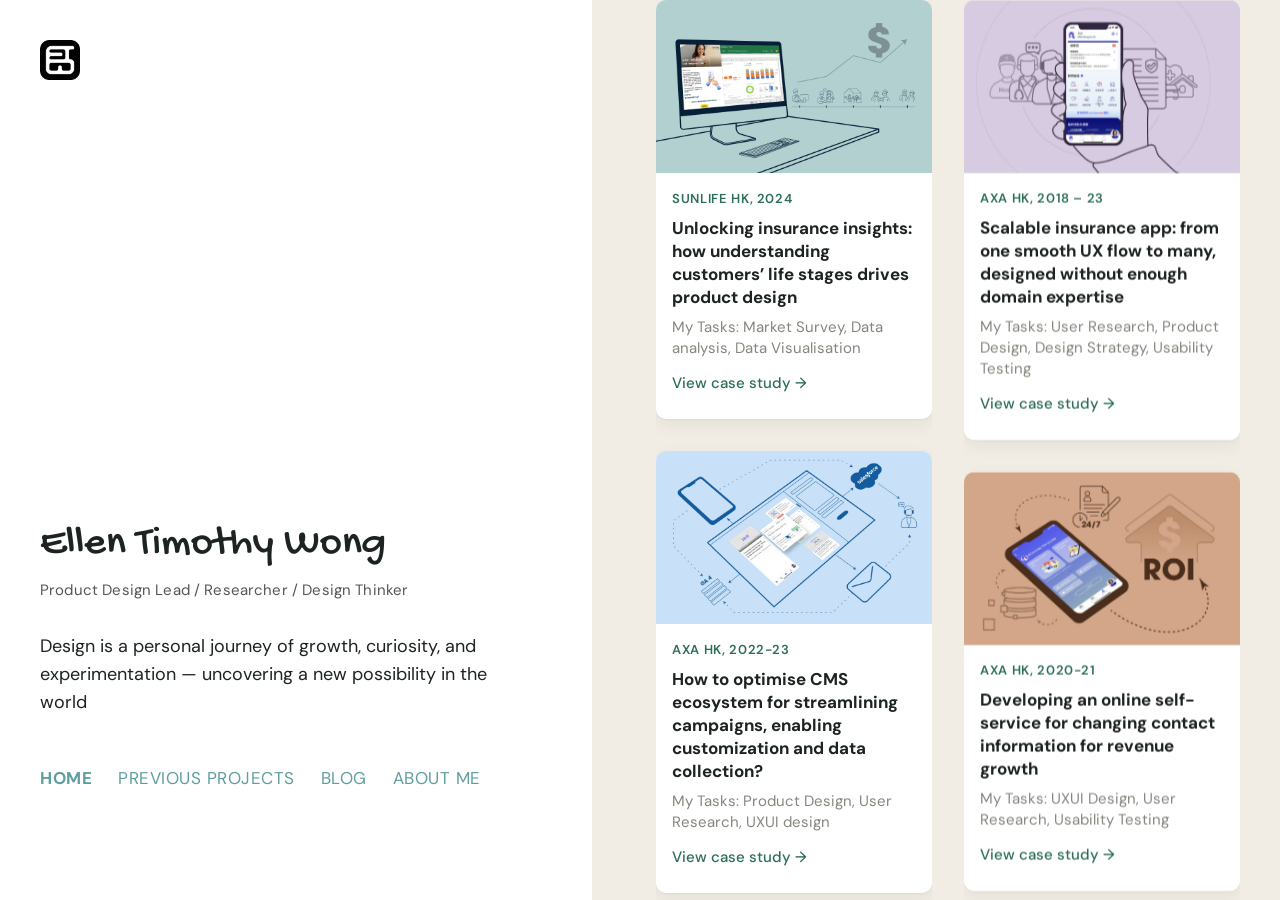
<file: index.html>
<!doctype html>
<html lang="en">
<head>
<meta charset="utf-8">
<meta name="viewport" content="width=device-width, initial-scale=1">
<title>Ellen Timothy Wong — UX Lead / Product Designer</title>
<meta name="description" content="Hong Kong-based UX Lead, Product Designer, Researcher and Design Thinker with 15+ years across insurance, startups, media and creative agencies.">
<link rel="icon" href="assets/images/logo/logo.png">
<link rel="preconnect" href="https://fonts.googleapis.com">
<link rel="preconnect" href="https://fonts.gstatic.com" crossorigin>
<link rel="stylesheet" href="https://fonts.googleapis.com/css2?family=DM+Sans:opsz,wght@9..40,400;9..40,500;9..40,700&family=Gochi+Hand&family=Inter:wght@400;500;600;700;800&display=swap">
<link rel="stylesheet" href="styles.css">
</head>
<body class="home">

<main class="home-split">

  <a class="home-logo" href="index.html" aria-label="Ellen Timothy Wong — home">
    <img src="assets/images/logo/logo.png" alt="" width="512" height="512">
  </a>

  <section class="home-intro">
    <h1 class="home-name">Ellen Timothy Wong</h1>
    <p class="home-role">Product Design Lead / Researcher / Design Thinker</p>
    <p class="home-tagline">Design is a personal journey of growth, curiosity, and experimentation &mdash; uncovering a new possibility in the world</p>
    <nav class="home-nav" aria-label="Main">
      <ul>
        <li><a href="index.html" aria-current="page">Home</a></li>
        <li><a href="previous-projects.html">Previous Projects</a></li>
        <li><a href="blog.html">Blog</a></li>
        <li><a href="about.html">About me</a></li>
      </ul>
    </nav>
  </section>

  <aside class="home-rail" aria-label="Selected case studies">

    <div class="rail-col rail-col-a">
      <div class="rail-track">
        <div class="rail-set">
          <a class="rail-card" href="lifestage-study.html">
            <div class="thumb"><img src="assets/images/home/b53f86_f4ecce5132fb4b1a8211e1d4db5365e4.jpg" alt="" loading="lazy"></div>
            <div class="body">
              <span class="client">SunLife HK, 2024</span>
              <h2>Unlocking insurance insights: how understanding customers&rsquo; life stages drives product design</h2>
              <p class="tasks">My Tasks: Market Survey, Data analysis, Data Visualisation</p>
              <span class="more">View case study &rarr;</span>
            </div>
          </a>
          <a class="rail-card" href="how-to-design-a-new-cms.html">
            <div class="thumb"><img src="assets/images/how-to-design-a-new-cms/b53f86_a69d849670574b8f9da13f92a54c5eb0.jpg" alt="" loading="lazy"></div>
            <div class="body">
              <span class="client">AXA HK, 2022-23</span>
              <h2>How to optimise CMS ecosystem for streamlining campaigns, enabling customization and data collection?</h2>
              <p class="tasks">My Tasks: Product Design, User Research, UXUI design</p>
              <span class="more">View case study &rarr;</span>
            </div>
          </a>
          <a class="rail-card" href="ngo-platform.html">
            <div class="thumb"><img src="assets/images/home/b53f86_af3b51d71f40497d8288a440bbd13c1f.jpg" alt="" loading="lazy"></div>
            <div class="body">
              <span class="client">社職 Social Career, 2016-2018</span>
              <h2>Turning vision into reality: my UX design process for an award-winning NGO-volunteer platform</h2>
              <p class="tasks">My Tasks: Product Design, User Research, UXUI design, Usability Testing</p>
              <span class="more">View case study &rarr;</span>
            </div>
          </a>
        </div>
      </div>
    </div>

    <div class="rail-col rail-col-b">
      <div class="rail-track">
        <div class="rail-set">
          <a class="rail-card" href="emma-by-axa-app.html">
            <div class="thumb"><img src="assets/images/home/b53f86_a94df32b09df48bf9ac25572c92cbed8.jpg" alt="" loading="lazy"></div>
            <div class="body">
              <span class="client">AXA HK, 2018 &ndash; 23</span>
              <h2>Scalable insurance app: from one smooth UX flow to many, designed without enough domain expertise</h2>
              <p class="tasks">My Tasks: User Research, Product Design, Design Strategy, Usability Testing</p>
              <span class="more">View case study &rarr;</span>
            </div>
          </a>
          <a class="rail-card" href="emma-cic.html">
            <div class="thumb"><img src="assets/images/emma-cic/b53f86_d4c8a961c4b94791b71210d7a87796f9.jpg" alt="" loading="lazy"></div>
            <div class="body">
              <span class="client">AXA HK, 2020-21</span>
              <h2>Developing an online self-service for changing contact information for revenue growth</h2>
              <p class="tasks">My Tasks: UXUI Design, User Research, Usability Testing</p>
              <span class="more">View case study &rarr;</span>
            </div>
          </a>
          <a class="rail-card" href="dubai-airport.html">
            <div class="thumb"><img src="assets/images/home/b53f86_52f5eb92f35f4e058b9ea94e6718c519.jpg" alt="" loading="lazy"></div>
            <div class="body">
              <span class="client">StartJG, 2012</span>
              <h2>My UX journey from everyday observations to designing &ldquo;Journey Genie&rdquo; (Dubai Airport website, 2012)</h2>
              <p class="tasks">My Tasks: User Research, UX Design</p>
              <span class="more">View case study &rarr;</span>
            </div>
          </a>
        </div>
      </div>
    </div>

  </aside>

</main>

<script src="assets/js/home-rail.js" defer></script>
</body>
</html>
</file>
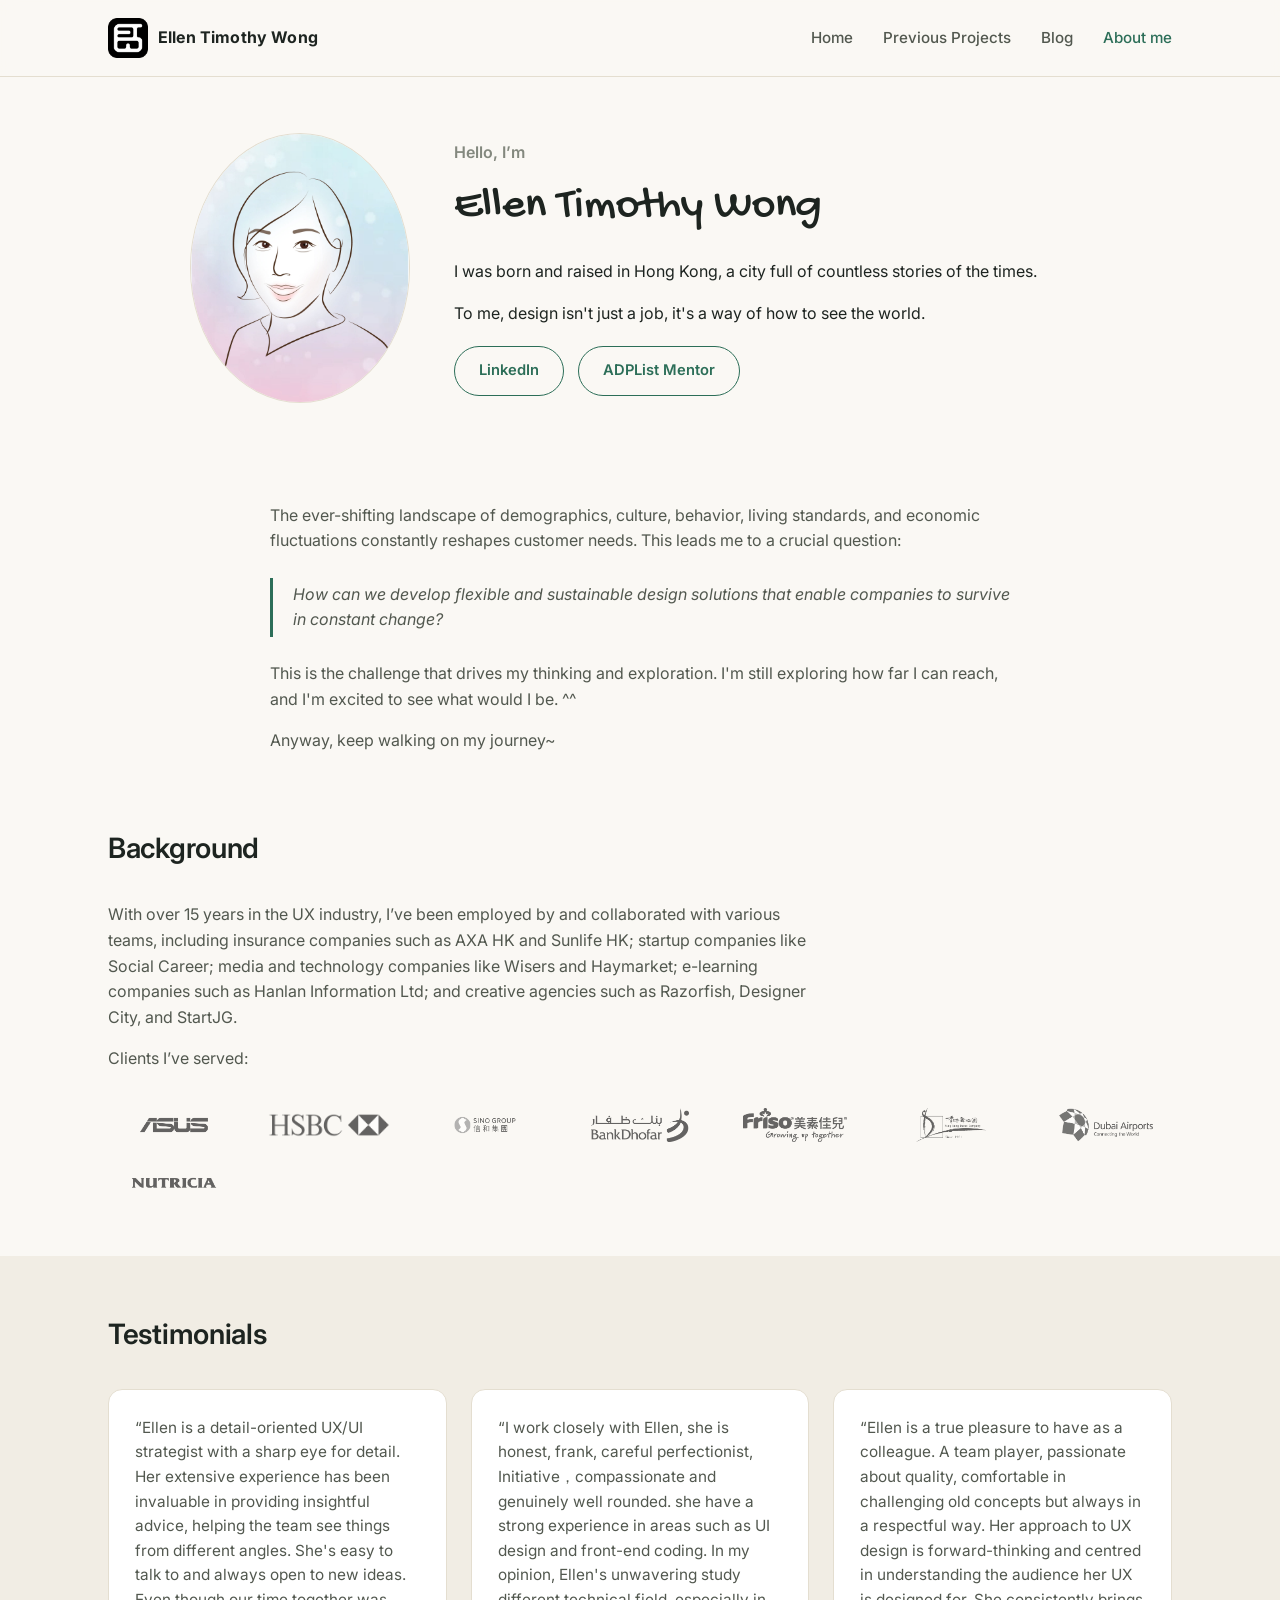
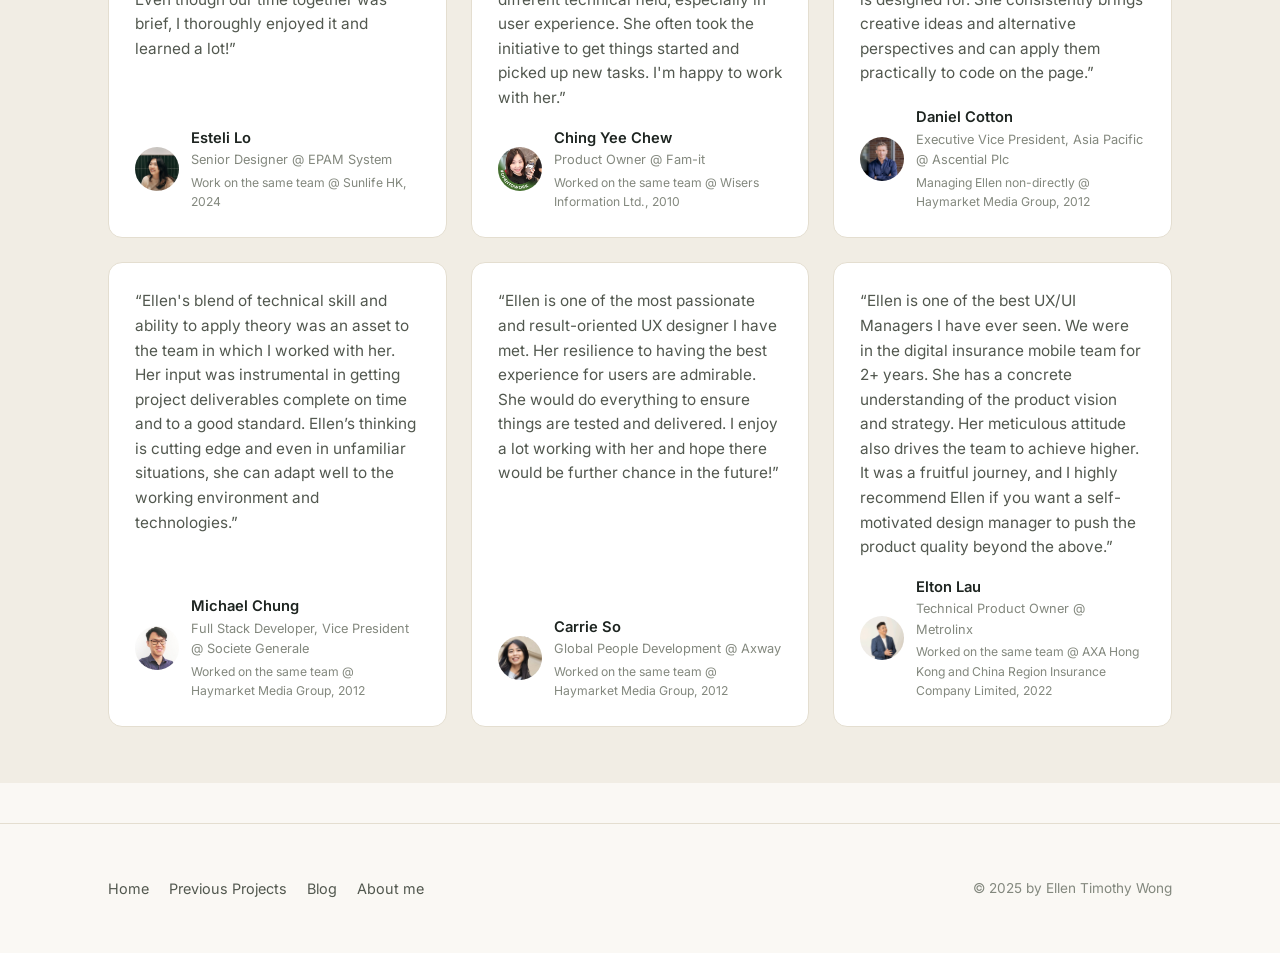
<file: about.html>
<!doctype html>
<html lang="en">
<head>
<meta charset="utf-8">
<meta name="viewport" content="width=device-width, initial-scale=1">
<title>About me — Ellen Timothy Wong</title>
<meta name="description" content="Hello, I'm Ellen Timothy Wong — UX Lead and Product Designer based in Hong Kong.">
<link rel="icon" href="assets/images/logo/logo.png">
<link rel="preconnect" href="https://fonts.googleapis.com">
<link rel="preconnect" href="https://fonts.gstatic.com" crossorigin>
<link rel="stylesheet" href="https://fonts.googleapis.com/css2?family=DM+Sans:opsz,wght@9..40,400;9..40,500;9..40,700&family=Gochi+Hand&family=Inter:wght@400;500;600;700;800&display=swap">
<link rel="stylesheet" href="styles.css">
</head>
<body>
<header class="site-header">
  <div class="wrap">
    <a class="brand" href="index.html"><img src="assets/images/logo/logo.png" alt=""> Ellen Timothy Wong</a>
    <nav class="main-nav"><ul>
      <li><a href="index.html">Home</a></li>
<li><a href="previous-projects.html">Previous Projects</a></li>
<li><a href="blog.html">Blog</a></li>
<li><a href="about.html" class="active">About me</a></li>

    </ul></nav>
  </div>
</header>

<main>
  <section>
    <div class="wrap">
      <div class="about-hero">
        <img src="assets/images/about/b53f86_289a598f713044868aa3e4c9d0b4e3e5.jpg" alt="Ellen Timothy Wong">
        <div>
          <p class="eyebrow-label">Hello, I&rsquo;m</p>
          <h1>Ellen Timothy Wong</h1>
          <p>I was born and raised in Hong Kong, a city full of countless stories of the times.</p>
          <p>To me, design isn't just a job, it's a way of how to see the world.</p>
          <div class="link-row">
            <a class="btn btn-outline" href="https://www.linkedin.com/in/ellentw/" target="_blank" rel="noopener">LinkedIn</a>
            <a class="btn btn-outline" href="https://adplist.org/mentors/ellen-timothy-wong" target="_blank" rel="noopener">ADPList Mentor</a>
          </div>
        </div>
      </div>
    </div>
  </section>
  <section class="prose">
    <p>The ever-shifting landscape of demographics, culture, behavior, living standards, and economic fluctuations constantly reshapes customer needs. This leads me to a crucial question:</p>
    <blockquote>How can we develop flexible and sustainable design solutions that enable companies to survive in constant change?</blockquote>
    <p>This is the challenge that drives my thinking and exploration. I'm still exploring how far I can reach, and I'm excited to see what would I be. ^^</p>
    <p>Anyway, keep walking on my journey~</p>
  </section>

  <section id="background">
    <div class="wrap">
      <div class="section-head"><h2>Background</h2></div>
      <div class="bio-block">
        <p>With over 15 years in the UX industry, I&rsquo;ve been employed by and collaborated with various teams, including insurance companies such as AXA HK and Sunlife HK; startup companies like Social Career; media and technology companies like Wisers and Haymarket; e-learning companies such as Hanlan Information Ltd; and creative agencies such as Razorfish, Designer City, and StartJG.</p>
        <p>Clients I&rsquo;ve served:</p>
      </div>
      <div class="logo-strip">
      <img src="assets/images/home/b53f86_54fc441d8a3f4e67a58def4b0f7df1f1.png" alt="ASUS" loading="lazy">
      <img src="assets/images/home/b53f86_7603992903dd45faa028cbf52e5f4ffd.png" alt="HSBC" loading="lazy">
      <img src="assets/images/home/b53f86_c19293a89fbf47ae852b85b80c5c8904.png" alt="Sino Group" loading="lazy">
      <img src="assets/images/home/b53f86_c8cd9b7e0dab4da99bd2dc2da1934ebd.png" alt="BankDhofar" loading="lazy">
      <img src="assets/images/home/b53f86_2b802264cbfb40149784b684e54583e6.png" alt="Friso" loading="lazy">
      <img src="assets/images/home/b53f86_b63604b4c65f4b48b2992eada60c16bd.png" alt="Hong Kong Dance Company" loading="lazy">
      <img src="assets/images/home/b53f86_01a44a2046bb4c0b84d632562392ccaa.png" alt="Dubai Airports" loading="lazy">
      <img src="assets/images/home/b53f86_1e0cc1ab86394acf911649f8331d4310.png" alt="Nutricia" loading="lazy">
      </div>
    </div>
  </section>

  <section id="testimonials" class="section-tint">
    <div class="wrap">
      <div class="section-head"><h2>Testimonials</h2></div>
      <div class="testimonial-grid">
      <div class="testimonial">
        <blockquote>&ldquo;Ellen is a detail-oriented UX/UI strategist with a sharp eye for detail. Her extensive experience has been invaluable in providing insightful advice, helping the team see things from different angles. She's easy to talk to and always open to new ideas. Even though our time together was brief, I thoroughly enjoyed it and learned a lot!&rdquo;</blockquote>
        <div class="who">
          <img src="assets/images/home/b53f86_8b87b69a48bd4ab1b61dafe7fd70d795.jpeg" alt="Esteli Lo">
          <div>
            <div class="name">Esteli Lo</div>
            <div class="role">Senior Designer @ EPAM System</div>
            <div class="ctx">Work on the same team @ Sunlife HK, 2024</div>
          </div>
        </div>
      </div>
      <div class="testimonial">
        <blockquote>&ldquo;I work closely with Ellen, she is honest, frank, careful perfectionist, Initiative，compassionate and genuinely well rounded. she have a strong experience in areas such as UI design and front-end coding. In my opinion, Ellen's unwavering study different technical field, especially in user experience. She often took the initiative to get things started and picked up new tasks. I'm happy to work with her.&rdquo;</blockquote>
        <div class="who">
          <img src="assets/images/home/b53f86_a820b68172874fb8a241d5cd89f8101d.jpg" alt="Ching Yee Chew">
          <div>
            <div class="name">Ching Yee Chew</div>
            <div class="role">Product Owner @ Fam-it</div>
            <div class="ctx">Worked on the same team @ Wisers Information Ltd., 2010</div>
          </div>
        </div>
      </div>
      <div class="testimonial">
        <blockquote>&ldquo;Ellen is a true pleasure to have as a colleague. A team player, passionate about quality, comfortable in challenging old concepts but always in a respectful way. Her approach to UX design is forward-thinking and centred in understanding the audience her UX is designed for. She consistently brings creative ideas and alternative perspectives and can apply them practically to code on the page.&rdquo;</blockquote>
        <div class="who">
          <img src="assets/images/home/b53f86_bbfd4b59b7174b78aa55f4ef027ac610.jpeg" alt="Daniel Cotton">
          <div>
            <div class="name">Daniel Cotton</div>
            <div class="role">Executive Vice President, Asia Pacific @ Ascential Plc</div>
            <div class="ctx">Managing Ellen non-directly @ Haymarket Media Group, 2012</div>
          </div>
        </div>
      </div>
      <div class="testimonial">
        <blockquote>&ldquo;Ellen's blend of technical skill and ability to apply theory was an asset to the team in which I worked with her. Her input was instrumental in getting project deliverables complete on time and to a good standard. Ellen’s thinking is cutting edge and even in unfamiliar situations, she can adapt well to the working environment and technologies.&rdquo;</blockquote>
        <div class="who">
          <img src="assets/images/home/b53f86_fd244af2f2da4c0d9dbc7956914a80d1.jpeg" alt="Michael Chung">
          <div>
            <div class="name">Michael Chung</div>
            <div class="role">Full Stack Developer, Vice President @ Societe Generale</div>
            <div class="ctx">Worked on the same team @ Haymarket Media Group, 2012</div>
          </div>
        </div>
      </div>
      <div class="testimonial">
        <blockquote>&ldquo;Ellen is one of the most passionate and result-oriented UX designer I have met. Her resilience to having the best experience for users are admirable. She would do everything to ensure things are tested and delivered. I enjoy a lot working with her and hope there would be further chance in the future!&rdquo;</blockquote>
        <div class="who">
          <img src="assets/images/home/b53f86_ceb49a70ee324f07bcd4fa211ee2adaf.jpeg" alt="Carrie So">
          <div>
            <div class="name">Carrie So</div>
            <div class="role">Global People Development @ Axway</div>
            <div class="ctx">Worked on the same team @ Haymarket Media Group, 2012</div>
          </div>
        </div>
      </div>
      <div class="testimonial">
        <blockquote>&ldquo;Ellen is one of the best UX/UI Managers I have ever seen. We were in the digital insurance mobile team for 2+ years. She has a concrete understanding of the product vision and strategy. Her meticulous attitude also drives the team to achieve higher. It was a fruitful journey, and I highly recommend Ellen if you want a self-motivated design manager to push the product quality beyond the above.&rdquo;</blockquote>
        <div class="who">
          <img src="assets/images/home/b53f86_a50cc11e44f9413a87ca361932cbb19d.jpeg" alt="Elton Lau">
          <div>
            <div class="name">Elton Lau</div>
            <div class="role">Technical Product Owner @ Metrolinx</div>
            <div class="ctx">Worked on the same team @ AXA Hong Kong and China Region Insurance Company Limited, 2022</div>
          </div>
        </div>
      </div>
      </div>
    </div>
  </section>
</main>
<footer class="site-footer">
  <div class="wrap">
    <nav><ul><li><a href="index.html">Home</a></li>
<li><a href="previous-projects.html">Previous Projects</a></li>
<li><a href="blog.html">Blog</a></li>
<li><a href="about.html">About me</a></li>
</ul></nav>
    <p class="copy">&copy; 2025 by Ellen Timothy Wong</p>
  </div>
</footer>
</body>
</html>
</file>
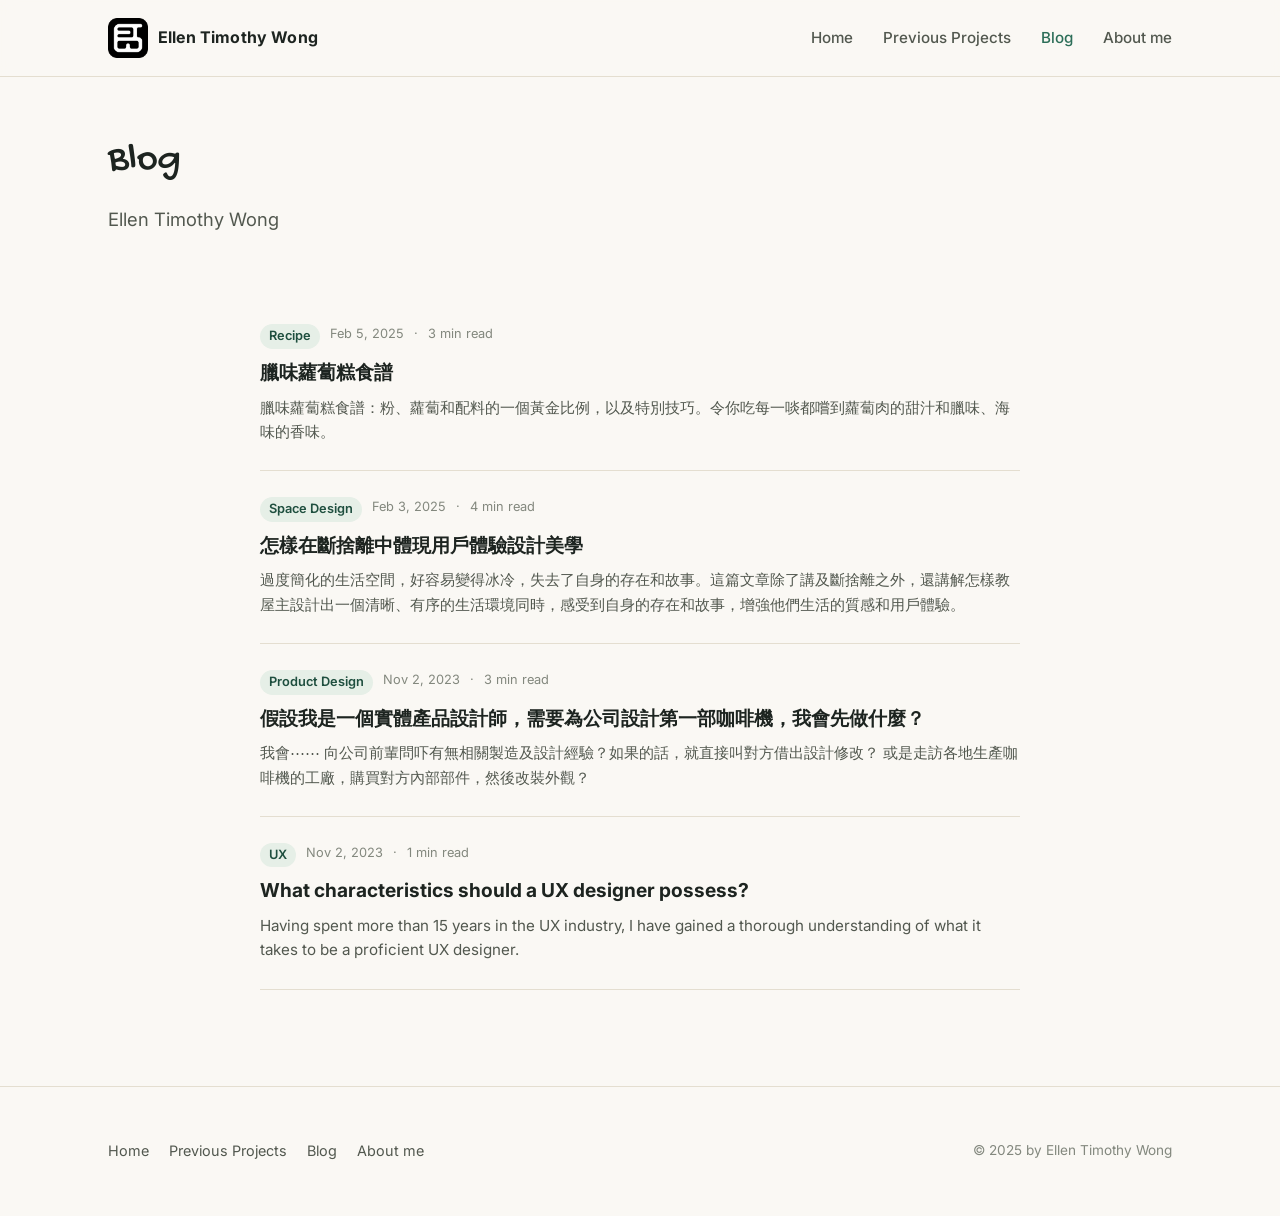
<file: blog.html>
<!doctype html>
<html lang="en">
<head>
<meta charset="utf-8">
<meta name="viewport" content="width=device-width, initial-scale=1">
<title>Blog — Ellen Timothy Wong</title>
<meta name="description" content="Notes on UX, product design, space design, and the occasional recipe.">
<link rel="icon" href="assets/images/logo/logo.png">
<link rel="preconnect" href="https://fonts.googleapis.com">
<link rel="preconnect" href="https://fonts.gstatic.com" crossorigin>
<link rel="stylesheet" href="https://fonts.googleapis.com/css2?family=DM+Sans:opsz,wght@9..40,400;9..40,500;9..40,700&family=Gochi+Hand&family=Inter:wght@400;500;600;700;800&display=swap">
<link rel="stylesheet" href="styles.css">
</head>
<body>
<header class="site-header">
  <div class="wrap">
    <a class="brand" href="index.html"><img src="assets/images/logo/logo.png" alt=""> Ellen Timothy Wong</a>
    <nav class="main-nav"><ul>
      <li><a href="index.html">Home</a></li>
<li><a href="previous-projects.html">Previous Projects</a></li>
<li><a href="blog.html" class="active">Blog</a></li>
<li><a href="about.html">About me</a></li>

    </ul></nav>
  </div>
</header>

<main>
  <section class="hero hero-compact">
    <div class="wrap">
      <h1>Blog</h1>
      <p class="role">Ellen Timothy Wong</p>
    </div>
  </section>
  <section>
    <div class="wrap">
      <div class="post-list">
      <a class="post-row" href="post-radish-cake.html">
        <div class="meta"><span class="tag">Recipe</span><span>Feb 5, 2025</span><span>&middot;</span><span>3 min read</span></div>
        <h3>臘味蘿蔔糕食譜</h3>
        <p>臘味蘿蔔糕食譜：粉、蘿蔔和配料的一個黃金比例，以及特別技巧。令你吃每一啖都嚐到蘿蔔肉的甜汁和臘味、海味的香味。</p>
      </a>
      <a class="post-row" href="post-declutter-ux.html">
        <div class="meta"><span class="tag">Space Design</span><span>Feb 3, 2025</span><span>&middot;</span><span>4 min read</span></div>
        <h3>怎樣在斷捨離中體現用戶體驗設計美學</h3>
        <p>過度簡化的生活空間，好容易變得冰冷，失去了自身的存在和故事。這篇文章除了講及斷捨離之外，還講解怎樣教屋主設計出一個清晰、有序的生活環境同時，感受到自身的存在和故事，增強他們生活的質感和用戶體驗。</p>
      </a>
      <a class="post-row" href="post-coffee-machine.html">
        <div class="meta"><span class="tag">Product Design</span><span>Nov 2, 2023</span><span>&middot;</span><span>3 min read</span></div>
        <h3>假設我是一個實體產品設計師，需要為公司設計第一部咖啡機，我會先做什麼？</h3>
        <p>我會⋯⋯ 向公司前輩問吓有無相關製造及設計經驗？如果的話，就直接叫對方借出設計修改？ 或是走訪各地生產咖啡機的工廠，購買對方內部部件，然後改裝外觀？</p>
      </a>
      <a class="post-row" href="post-ux-designer-characteristics.html">
        <div class="meta"><span class="tag">UX</span><span>Nov 2, 2023</span><span>&middot;</span><span>1 min read</span></div>
        <h3>What characteristics should a UX designer possess?</h3>
        <p>Having spent more than 15 years in the UX industry, I have gained a thorough understanding of what it takes to be a proficient UX designer.</p>
      </a>
      </div>
    </div>
  </section>
</main>
<footer class="site-footer">
  <div class="wrap">
    <nav><ul><li><a href="index.html">Home</a></li>
<li><a href="previous-projects.html">Previous Projects</a></li>
<li><a href="blog.html">Blog</a></li>
<li><a href="about.html">About me</a></li>
</ul></nav>
    <p class="copy">&copy; 2025 by Ellen Timothy Wong</p>
  </div>
</footer>
</body>
</html>
</file>
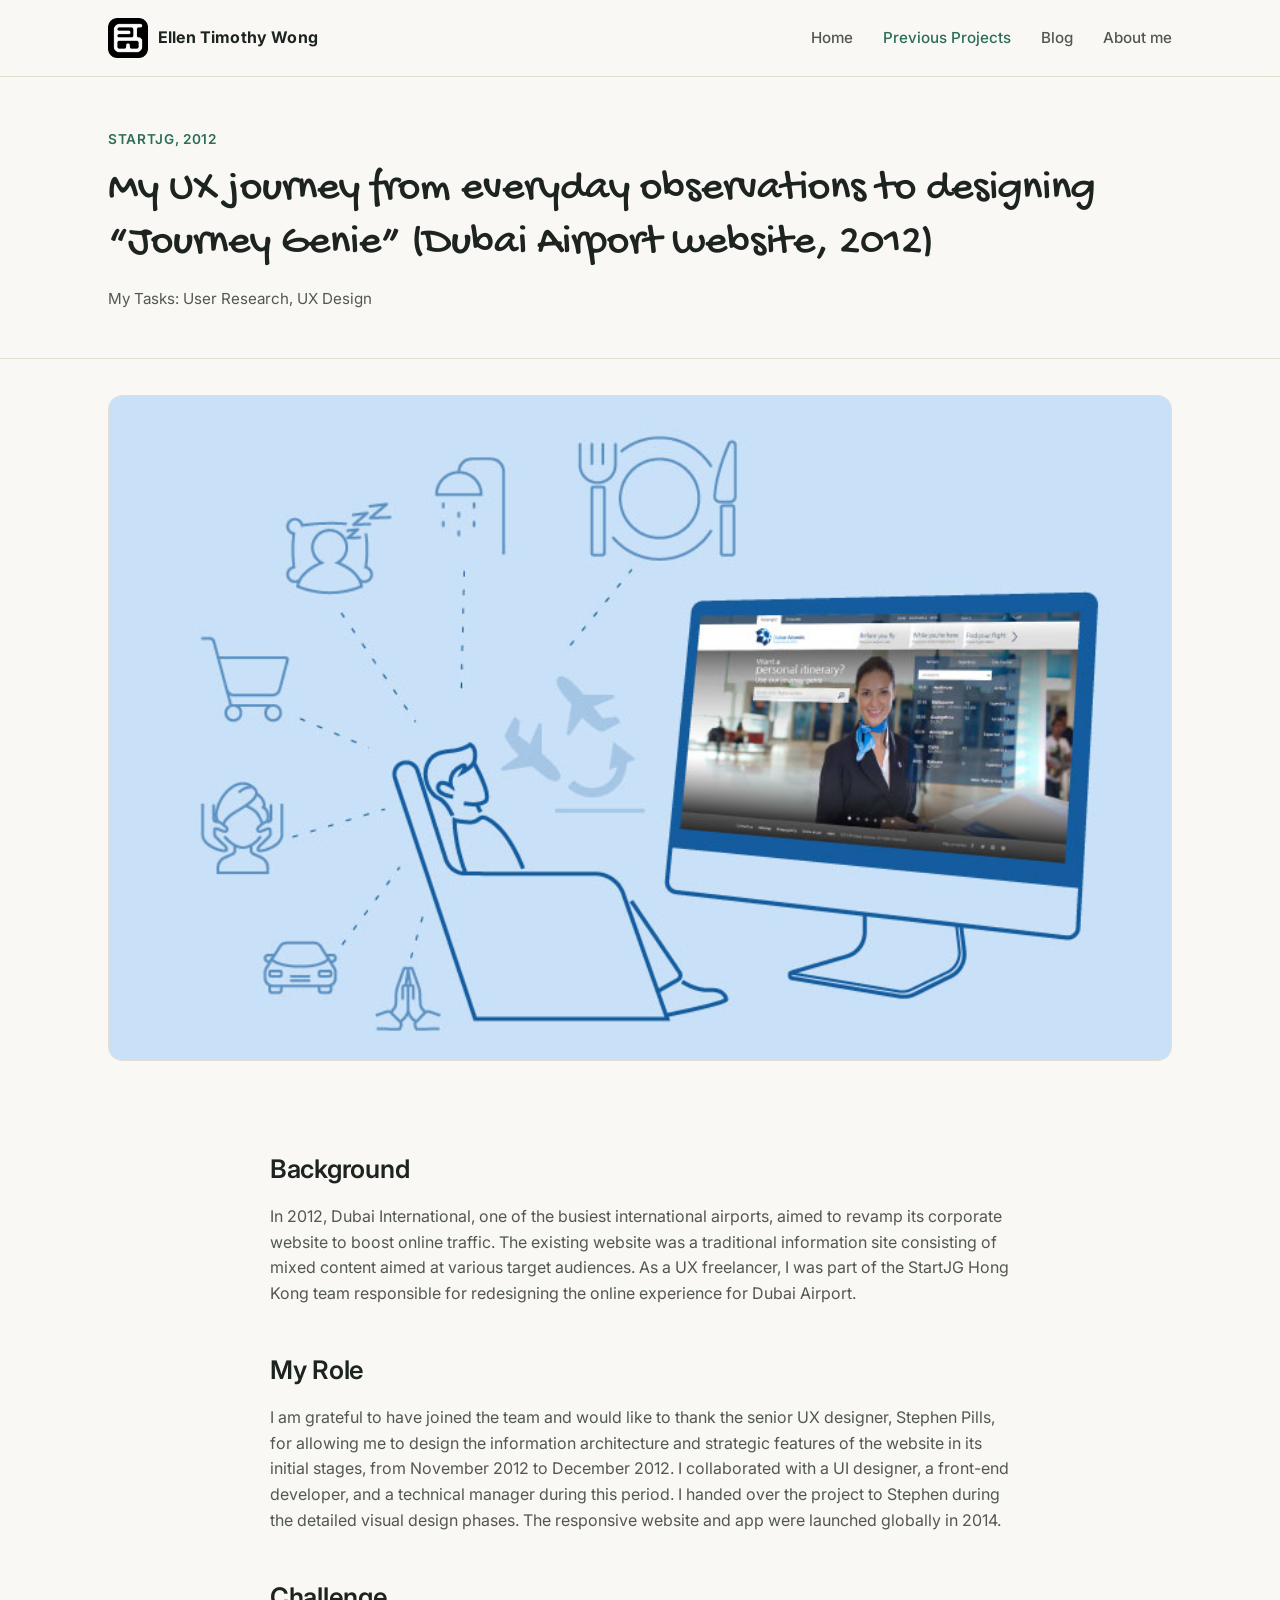
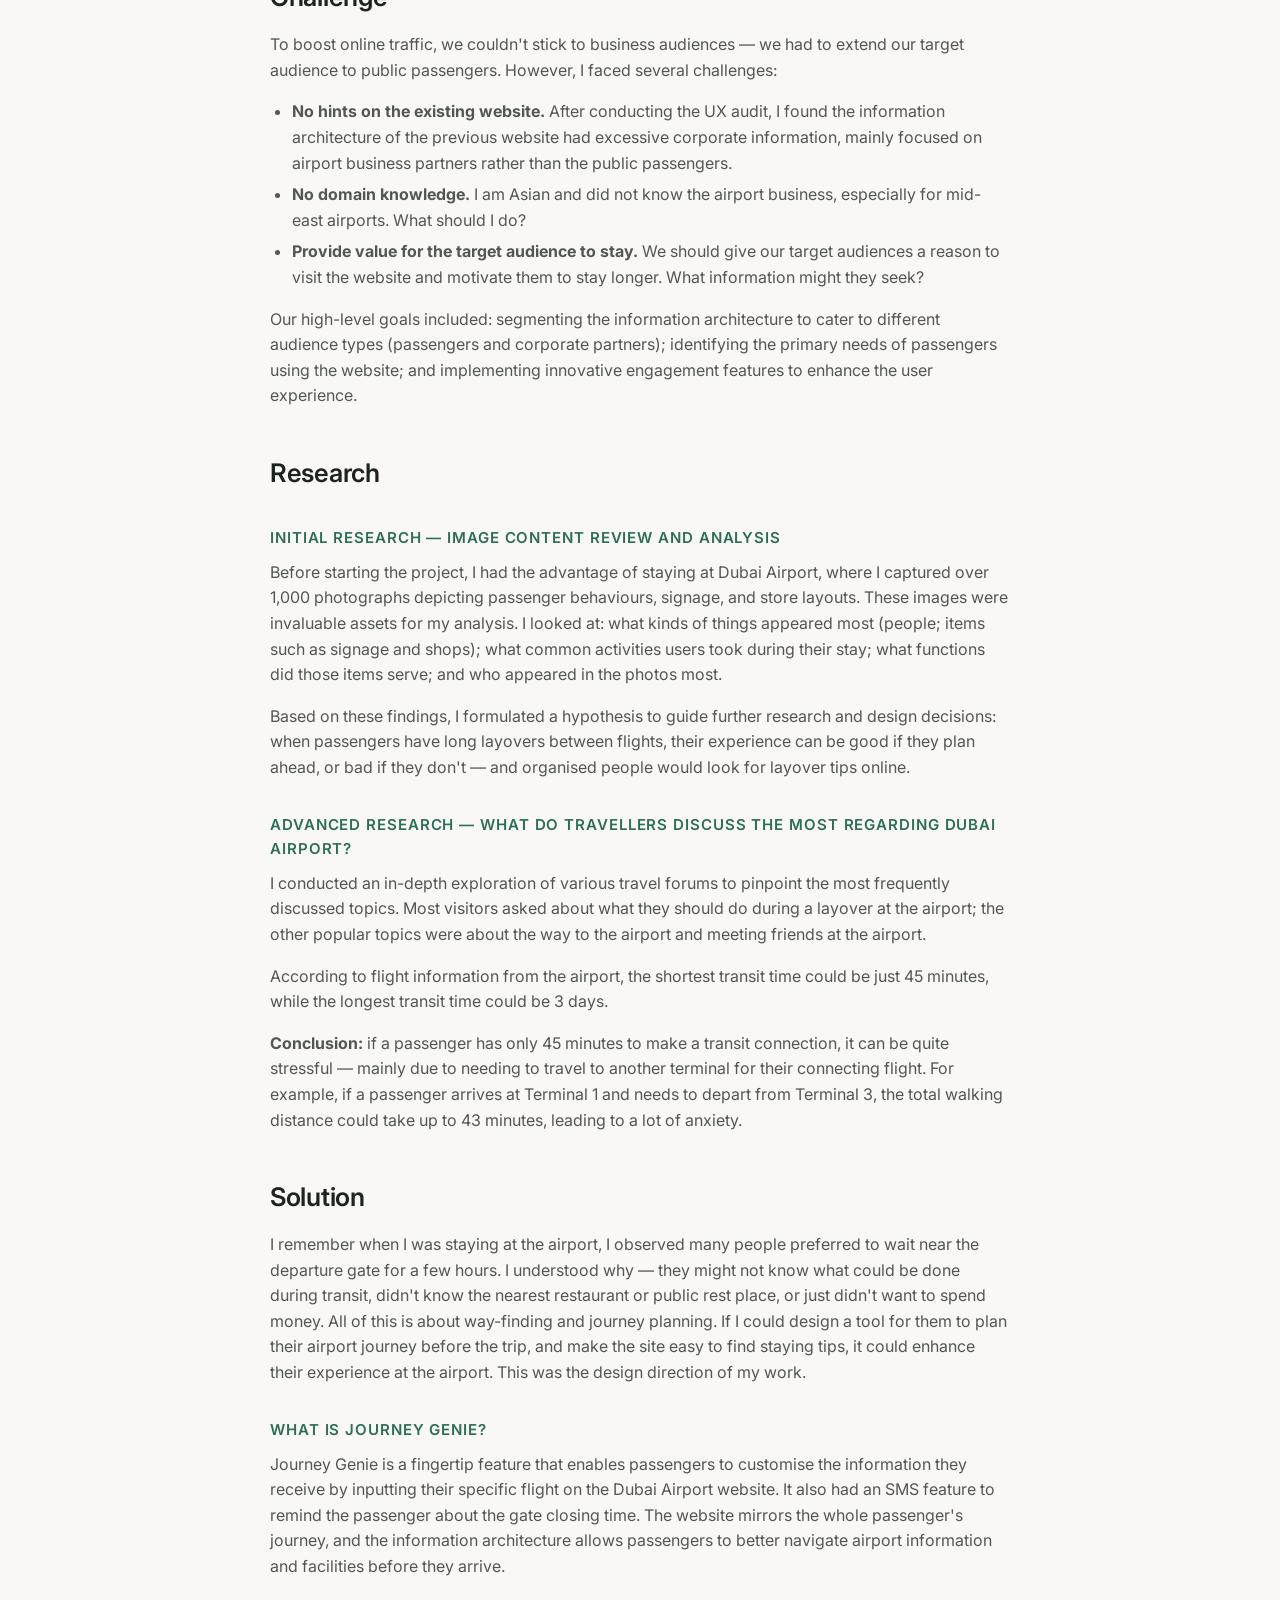
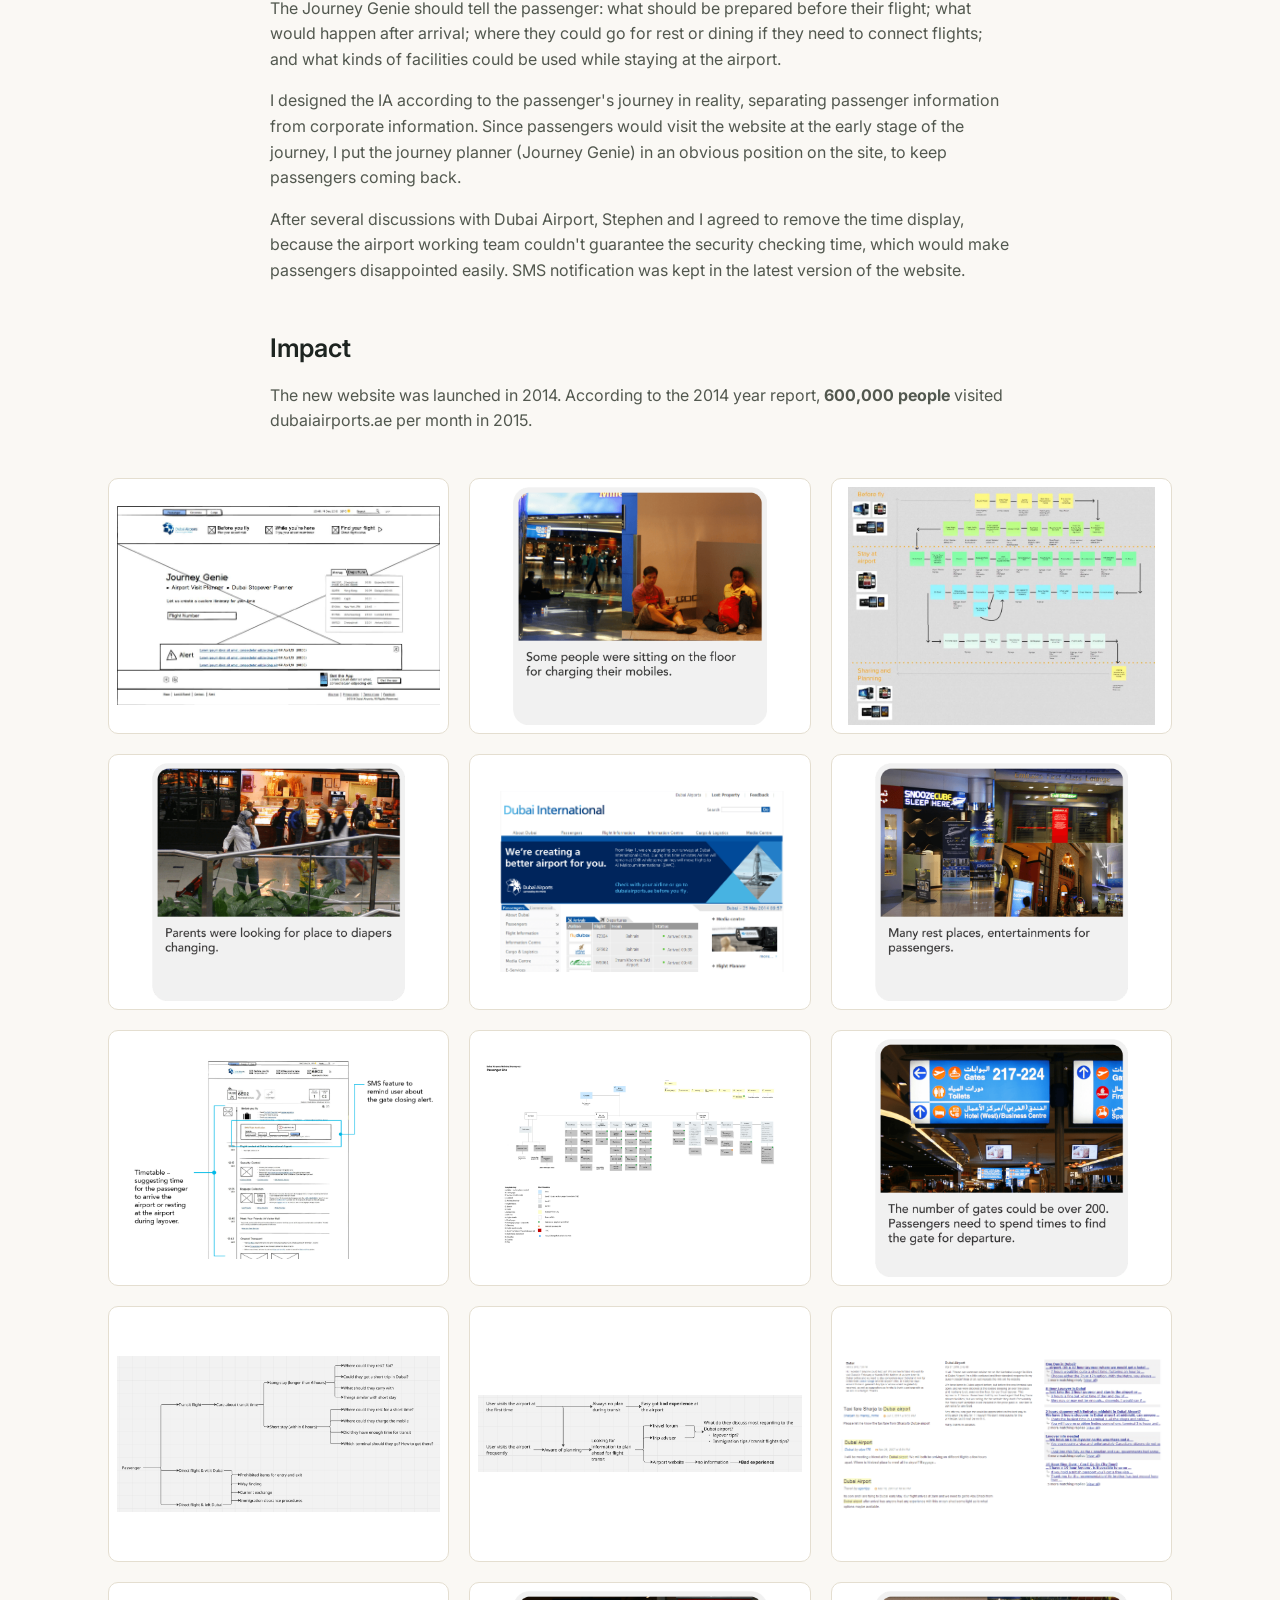
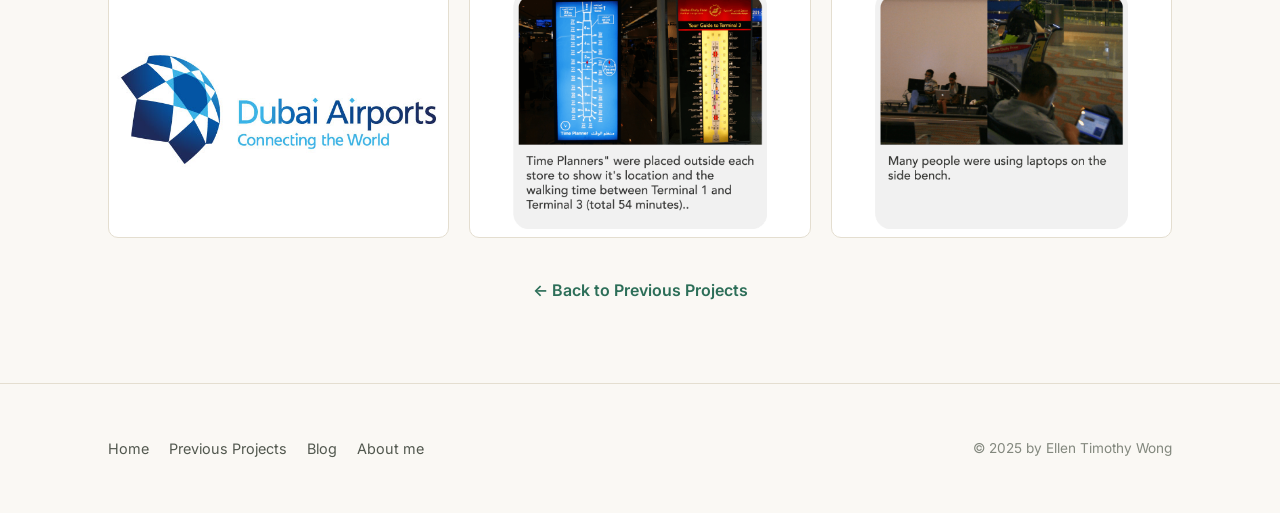
<file: dubai-airport.html>
<!doctype html>
<html lang="en">
<head>
<meta charset="utf-8">
<meta name="viewport" content="width=device-width, initial-scale=1">
<title>My UX journey from everyday observations to designing “Journey Genie” (Dubai Airport website, 2012) — Ellen Timothy Wong</title>
<meta name="description" content="My UX journey from everyday observations to designing “Journey Genie” (Dubai Airport website, 2012)">
<link rel="icon" href="assets/images/logo/logo.png">
<link rel="preconnect" href="https://fonts.googleapis.com">
<link rel="preconnect" href="https://fonts.gstatic.com" crossorigin>
<link rel="stylesheet" href="https://fonts.googleapis.com/css2?family=DM+Sans:opsz,wght@9..40,400;9..40,500;9..40,700&family=Gochi+Hand&family=Inter:wght@400;500;600;700;800&display=swap">
<link rel="stylesheet" href="styles.css">
</head>
<body>
<header class="site-header">
  <div class="wrap">
    <a class="brand" href="index.html"><img src="assets/images/logo/logo.png" alt=""> Ellen Timothy Wong</a>
    <nav class="main-nav"><ul>
      <li><a href="index.html">Home</a></li>
<li><a href="previous-projects.html" class="active">Previous Projects</a></li>
<li><a href="blog.html">Blog</a></li>
<li><a href="about.html">About me</a></li>

    </ul></nav>
  </div>
</header>

<main>
  <div class="page-header">
    <div class="wrap">
      <div class="client">StartJG, 2012</div>
      <h1>My UX journey from everyday observations to designing “Journey Genie” (Dubai Airport website, 2012)</h1>
      <p class="tasks">My Tasks: User Research, UX Design</p>
    </div>
  </div>
  <div class="center-wrap">
    <div class="hero-image"><img src="assets/images/home/b53f86_52f5eb92f35f4e058b9ea94e6718c519.jpg" alt="My UX journey from everyday observations to designing “Journey Genie” (Dubai Airport website, 2012)"></div>
  </div>
  <div class="prose">

<h2>Background</h2>
<p>In 2012, Dubai International, one of the busiest international airports, aimed to revamp its corporate website to boost online traffic. The existing website was a traditional information site consisting of mixed content aimed at various target audiences. As a UX freelancer, I was part of the StartJG Hong Kong team responsible for redesigning the online experience for Dubai Airport.</p>

<h2>My Role</h2>
<p>I am grateful to have joined the team and would like to thank the senior UX designer, Stephen Pills, for allowing me to design the information architecture and strategic features of the website in its initial stages, from November 2012 to December 2012. I collaborated with a UI designer, a front-end developer, and a technical manager during this period. I handed over the project to Stephen during the detailed visual design phases. The responsive website and app were launched globally in 2014.</p>

<h2>Challenge</h2>
<p>To boost online traffic, we couldn't stick to business audiences — we had to extend our target audience to public passengers. However, I faced several challenges:</p>
<ul>
<li><strong>No hints on the existing website.</strong> After conducting the UX audit, I found the information architecture of the previous website had excessive corporate information, mainly focused on airport business partners rather than the public passengers.</li>
<li><strong>No domain knowledge.</strong> I am Asian and did not know the airport business, especially for mid-east airports. What should I do?</li>
<li><strong>Provide value for the target audience to stay.</strong> We should give our target audiences a reason to visit the website and motivate them to stay longer. What information might they seek?</li>
</ul>
<p>Our high-level goals included: segmenting the information architecture to cater to different audience types (passengers and corporate partners); identifying the primary needs of passengers using the website; and implementing innovative engagement features to enhance the user experience.</p>

<h2>Research</h2>
<h3>Initial Research — Image Content Review and Analysis</h3>
<p>Before starting the project, I had the advantage of staying at Dubai Airport, where I captured over 1,000 photographs depicting passenger behaviours, signage, and store layouts. These images were invaluable assets for my analysis. I looked at: what kinds of things appeared most (people; items such as signage and shops); what common activities users took during their stay; what functions did those items serve; and who appeared in the photos most.</p>
<p>Based on these findings, I formulated a hypothesis to guide further research and design decisions: when passengers have long layovers between flights, their experience can be good if they plan ahead, or bad if they don't — and organised people would look for layover tips online.</p>

<h3>Advanced Research — What do travellers discuss the most regarding Dubai Airport?</h3>
<p>I conducted an in-depth exploration of various travel forums to pinpoint the most frequently discussed topics. Most visitors asked about what they should do during a layover at the airport; the other popular topics were about the way to the airport and meeting friends at the airport.</p>
<p>According to flight information from the airport, the shortest transit time could be just 45 minutes, while the longest transit time could be 3 days.</p>
<p><strong>Conclusion:</strong> if a passenger has only 45 minutes to make a transit connection, it can be quite stressful — mainly due to needing to travel to another terminal for their connecting flight. For example, if a passenger arrives at Terminal 1 and needs to depart from Terminal 3, the total walking distance could take up to 43 minutes, leading to a lot of anxiety.</p>

<h2>Solution</h2>
<p>I remember when I was staying at the airport, I observed many people preferred to wait near the departure gate for a few hours. I understood why — they might not know what could be done during transit, didn't know the nearest restaurant or public rest place, or just didn't want to spend money. All of this is about way-finding and journey planning. If I could design a tool for them to plan their airport journey before the trip, and make the site easy to find staying tips, it could enhance their experience at the airport. This was the design direction of my work.</p>

<h3>What is Journey Genie?</h3>
<p>Journey Genie is a fingertip feature that enables passengers to customise the information they receive by inputting their specific flight on the Dubai Airport website. It also had an SMS feature to remind the passenger about the gate closing time. The website mirrors the whole passenger's journey, and the information architecture allows passengers to better navigate airport information and facilities before they arrive.</p>
<p>The Journey Genie should tell the passenger: what should be prepared before their flight; what would happen after arrival; where they could go for rest or dining if they need to connect flights; and what kinds of facilities could be used while staying at the airport.</p>
<p>I designed the IA according to the passenger's journey in reality, separating passenger information from corporate information. Since passengers would visit the website at the early stage of the journey, I put the journey planner (Journey Genie) in an obvious position on the site, to keep passengers coming back.</p>
<p>After several discussions with Dubai Airport, Stephen and I agreed to remove the time display, because the airport working team couldn't guarantee the security checking time, which would make passengers disappointed easily. SMS notification was kept in the latest version of the website.</p>

<h2>Impact</h2>
<p>The new website was launched in 2014. According to the 2014 year report, <strong>600,000 people</strong> visited dubaiairports.ae per month in 2015.</p>

  </div>
  <div class="gallery">
      <img src="assets/images/dubai-airport/b53f86_0564b24222074f0d86aa831e7a3a663e.jpg" alt="Project visual" loading="lazy">
      <img src="assets/images/dubai-airport/b53f86_0d5cff4558fa4a32af1efb555e483bdc.png" alt="Project visual" loading="lazy">
      <img src="assets/images/dubai-airport/b53f86_219c0fb0c1a449f18be1da6ecec7ebb2.jpg" alt="Project visual" loading="lazy">
      <img src="assets/images/dubai-airport/b53f86_244c6fba467c4087a05343d8dd61fef9.png" alt="Project visual" loading="lazy">
      <img src="assets/images/dubai-airport/b53f86_386c08a1cfa64833a4941976f120310f.png" alt="Project visual" loading="lazy">
      <img src="assets/images/dubai-airport/b53f86_3bacf684cb0f4dabaa8f596389808228.png" alt="Project visual" loading="lazy">
      <img src="assets/images/dubai-airport/b53f86_5a42389749944c8a9060f4eab565f5f8.jpg" alt="Project visual" loading="lazy">
      <img src="assets/images/dubai-airport/b53f86_5d23e03d9ca444b785834edeca4623e3.jpg" alt="Project visual" loading="lazy">
      <img src="assets/images/dubai-airport/b53f86_66a0a69b51f8455eabdc7e31efedc1b3.png" alt="Project visual" loading="lazy">
      <img src="assets/images/dubai-airport/b53f86_6e9d3c2cc74341429c369fcd60951863.png" alt="Project visual" loading="lazy">
      <img src="assets/images/dubai-airport/b53f86_75a384e3deeb4ac38e3355bdca004b50.png" alt="Project visual" loading="lazy">
      <img src="assets/images/dubai-airport/b53f86_a43c7a74b2594243a866d266f1d75206.png" alt="Project visual" loading="lazy">
      <img src="assets/images/dubai-airport/b53f86_bf380d7c06a941738df1d9615dfe1074.jpg" alt="Project visual" loading="lazy">
      <img src="assets/images/dubai-airport/b53f86_c51fce73fcdf4ce5a0d74f319f1d63a8.png" alt="Project visual" loading="lazy">
      <img src="assets/images/dubai-airport/b53f86_e6796496b273427fb3ca06ab36d579e2.png" alt="Project visual" loading="lazy">
  </div>
  <div class="center-wrap back-row is-spaced">
    <a class="back-link" href="previous-projects.html">&larr; Back to Previous Projects</a>
  </div>
</main>
<footer class="site-footer">
  <div class="wrap">
    <nav><ul><li><a href="index.html">Home</a></li>
<li><a href="previous-projects.html">Previous Projects</a></li>
<li><a href="blog.html">Blog</a></li>
<li><a href="about.html">About me</a></li>
</ul></nav>
    <p class="copy">&copy; 2025 by Ellen Timothy Wong</p>
  </div>
</footer>
</body>
</html>
</file>
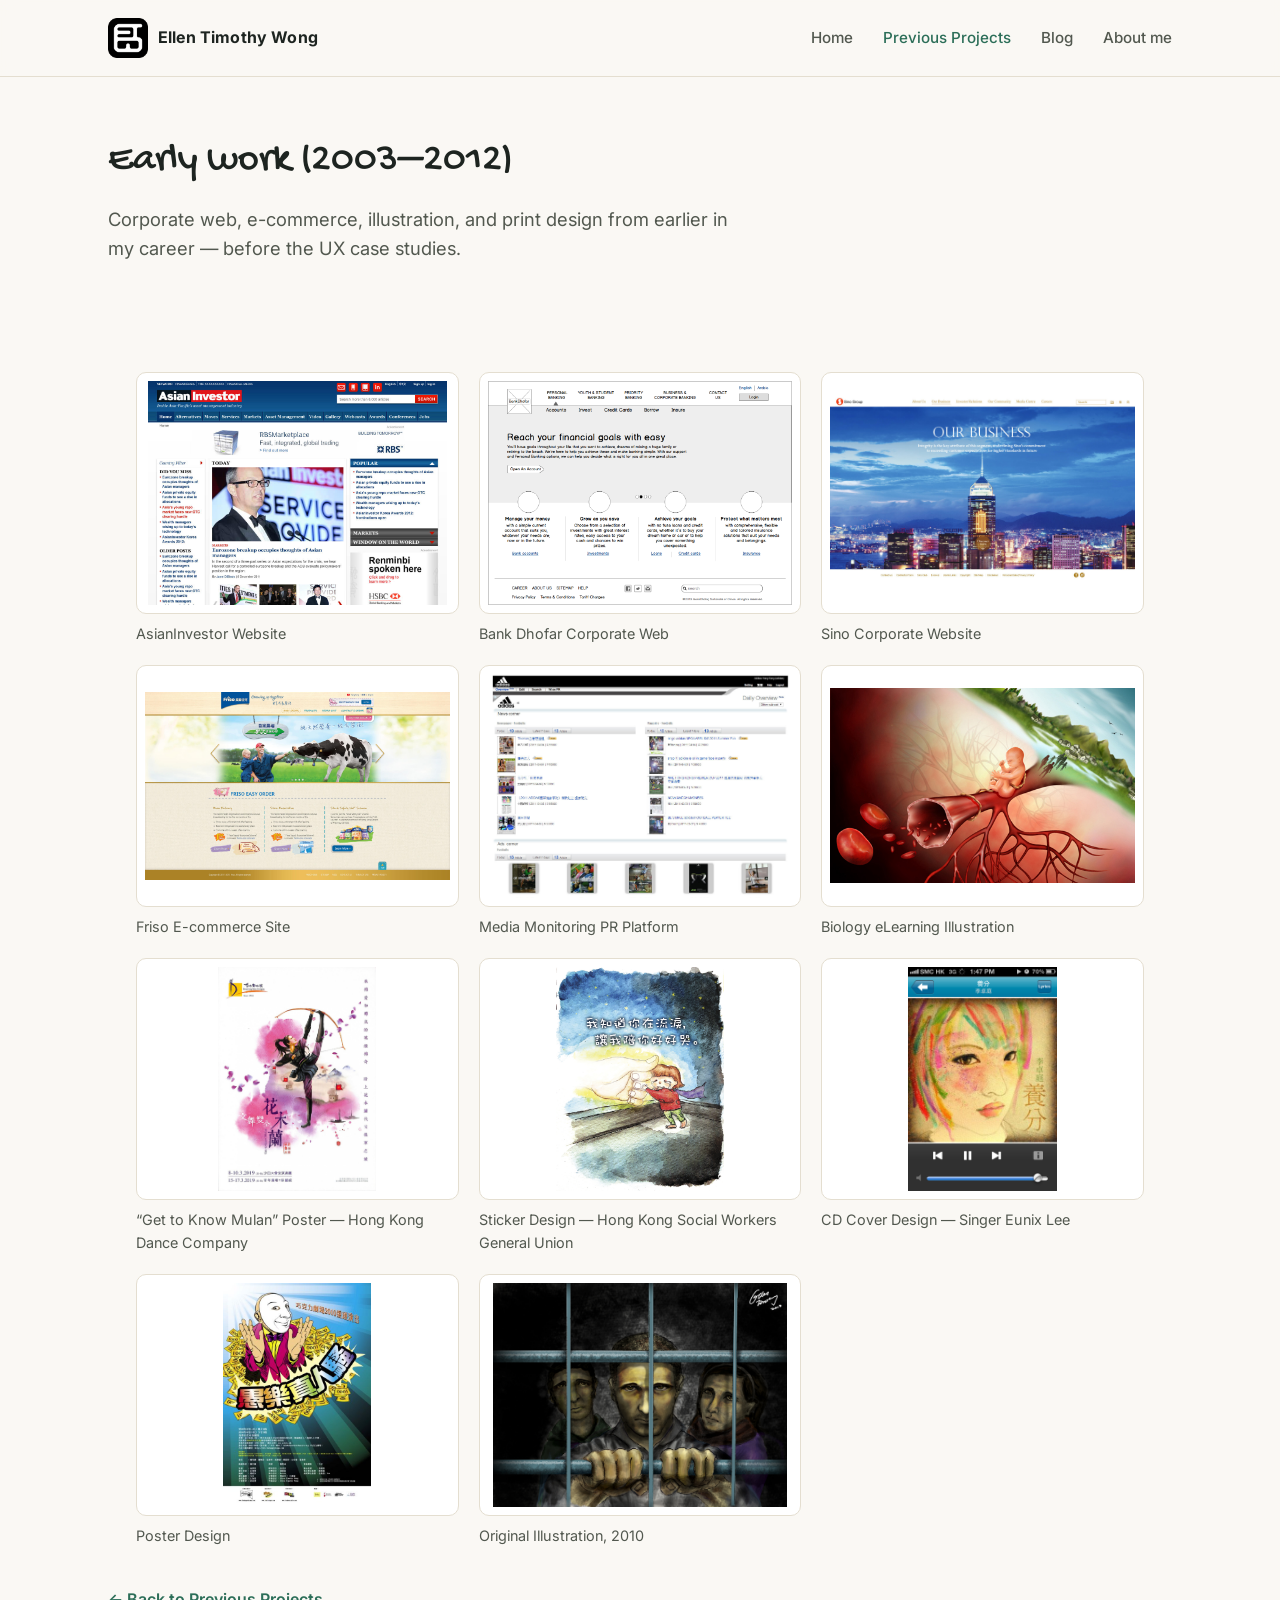
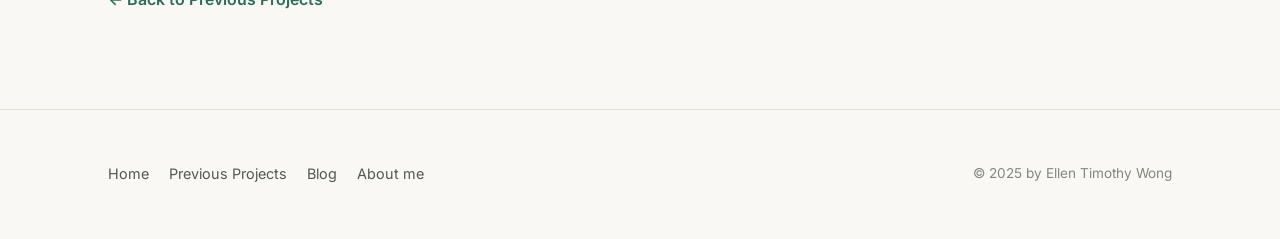
<file: early-work.html>
<!doctype html>
<html lang="en">
<head>
<meta charset="utf-8">
<meta name="viewport" content="width=device-width, initial-scale=1">
<title>Early work (2003–2012) — Ellen Timothy Wong</title>
<meta name="description" content="Early-career design work by Ellen Timothy Wong, 2003–2012: corporate websites, e-commerce, illustration, and print design.">
<link rel="icon" href="assets/images/logo/logo.png">
<link rel="preconnect" href="https://fonts.googleapis.com">
<link rel="preconnect" href="https://fonts.gstatic.com" crossorigin>
<link rel="stylesheet" href="https://fonts.googleapis.com/css2?family=DM+Sans:opsz,wght@9..40,400;9..40,500;9..40,700&family=Gochi+Hand&family=Inter:wght@400;500;600;700;800&display=swap">
<link rel="stylesheet" href="styles.css">
</head>
<body>
<header class="site-header">
  <div class="wrap">
    <a class="brand" href="index.html"><img src="assets/images/logo/logo.png" alt=""> Ellen Timothy Wong</a>
    <nav class="main-nav"><ul>
      <li><a href="index.html">Home</a></li>
      <li><a href="previous-projects.html" class="active">Previous Projects</a></li>
      <li><a href="blog.html">Blog</a></li>
      <li><a href="about.html">About me</a></li>
    </ul></nav>
  </div>
</header>

<main>
  <section class="hero hero-compact">
    <div class="wrap">
      <h1>Early work (2003–2012)</h1>
      <p class="role">Corporate web, e-commerce, illustration, and print design from earlier in my career — before the UX case studies.</p>
    </div>
  </section>
  <section>
    <div class="wrap">
      <div class="gallery">
        <figure>
          <img src="assets/images/early-work/asianinvestor-website.jpg" alt="AsianInvestor Website" loading="lazy">
          <figcaption>AsianInvestor Website</figcaption>
        </figure>
        <figure>
          <img src="assets/images/early-work/bank-dhofar-corporate-web.png" alt="Bank Dhofar Corporate Web" loading="lazy">
          <figcaption>Bank Dhofar Corporate Web</figcaption>
        </figure>
        <figure>
          <img src="assets/images/early-work/sino-corporate-website.jpg" alt="Sino Corporate Website" loading="lazy">
          <figcaption>Sino Corporate Website</figcaption>
        </figure>
        <figure>
          <img src="assets/images/early-work/friso-ecommerce-site.jpg" alt="Friso E-commerce Site" loading="lazy">
          <figcaption>Friso E-commerce Site</figcaption>
        </figure>
        <figure>
          <img src="assets/images/early-work/media-monitoring-pr-platform.jpg" alt="Media Monitoring PR Platform" loading="lazy">
          <figcaption>Media Monitoring PR Platform</figcaption>
        </figure>
        <figure>
          <img src="assets/images/early-work/biology-elearning-illustration.jpg" alt="Biology eLearning Illustration" loading="lazy">
          <figcaption>Biology eLearning Illustration</figcaption>
        </figure>
        <figure>
          <img src="assets/images/early-work/mulan-poster-hk-dance-company.jpg" alt="“Get to Know Mulan” poster design for Hong Kong Dance Company" loading="lazy">
          <figcaption>“Get to Know Mulan” Poster — Hong Kong Dance Company</figcaption>
        </figure>
        <figure>
          <img src="assets/images/early-work/sticker-design-hk-social-workers-union.jpg" alt="Sticker design for Hong Kong Social Workers General Union" loading="lazy">
          <figcaption>Sticker Design — Hong Kong Social Workers General Union</figcaption>
        </figure>
        <figure>
          <img src="assets/images/early-work/cd-cover-design-eunix-lee.png" alt="CD cover design for singer Eunix Lee" loading="lazy">
          <figcaption>CD Cover Design — Singer Eunix Lee</figcaption>
        </figure>
        <figure>
          <img src="assets/images/early-work/poster-design.jpeg" alt="Poster design" loading="lazy">
          <figcaption>Poster Design</figcaption>
        </figure>
        <figure>
          <img src="assets/images/early-work/antipasto-magazine.jpg" alt="Original signed illustration, Ellen Timothy 2010" loading="lazy">
          <figcaption>Original Illustration, 2010</figcaption>
        </figure>
      </div>
      <a class="back-link" href="previous-projects.html">&larr; Back to Previous Projects</a>
    </div>
  </section>
</main>
<footer class="site-footer">
  <div class="wrap">
    <nav><ul><li><a href="index.html">Home</a></li>
<li><a href="previous-projects.html">Previous Projects</a></li>
<li><a href="blog.html">Blog</a></li>
<li><a href="about.html">About me</a></li>
</ul></nav>
    <p class="copy">&copy; 2025 by Ellen Timothy Wong</p>
  </div>
</footer>
</body>
</html>
</file>
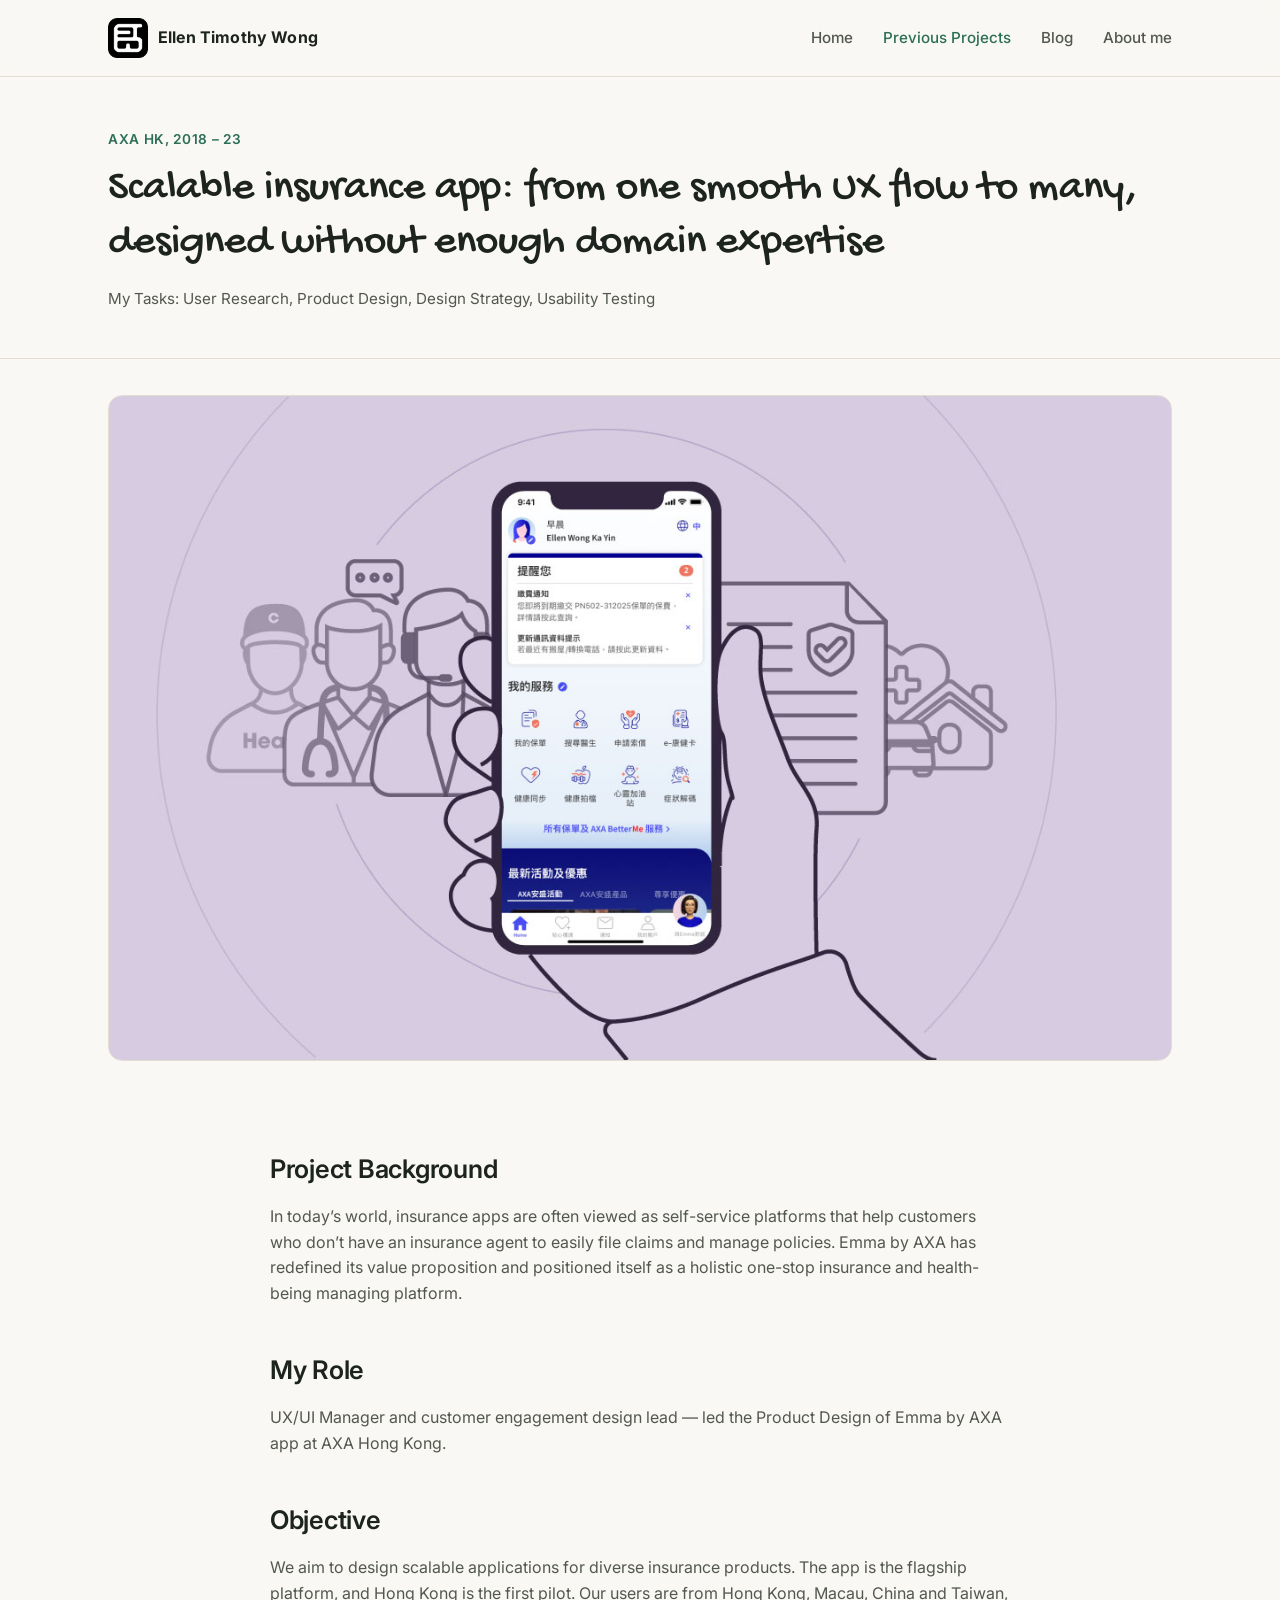
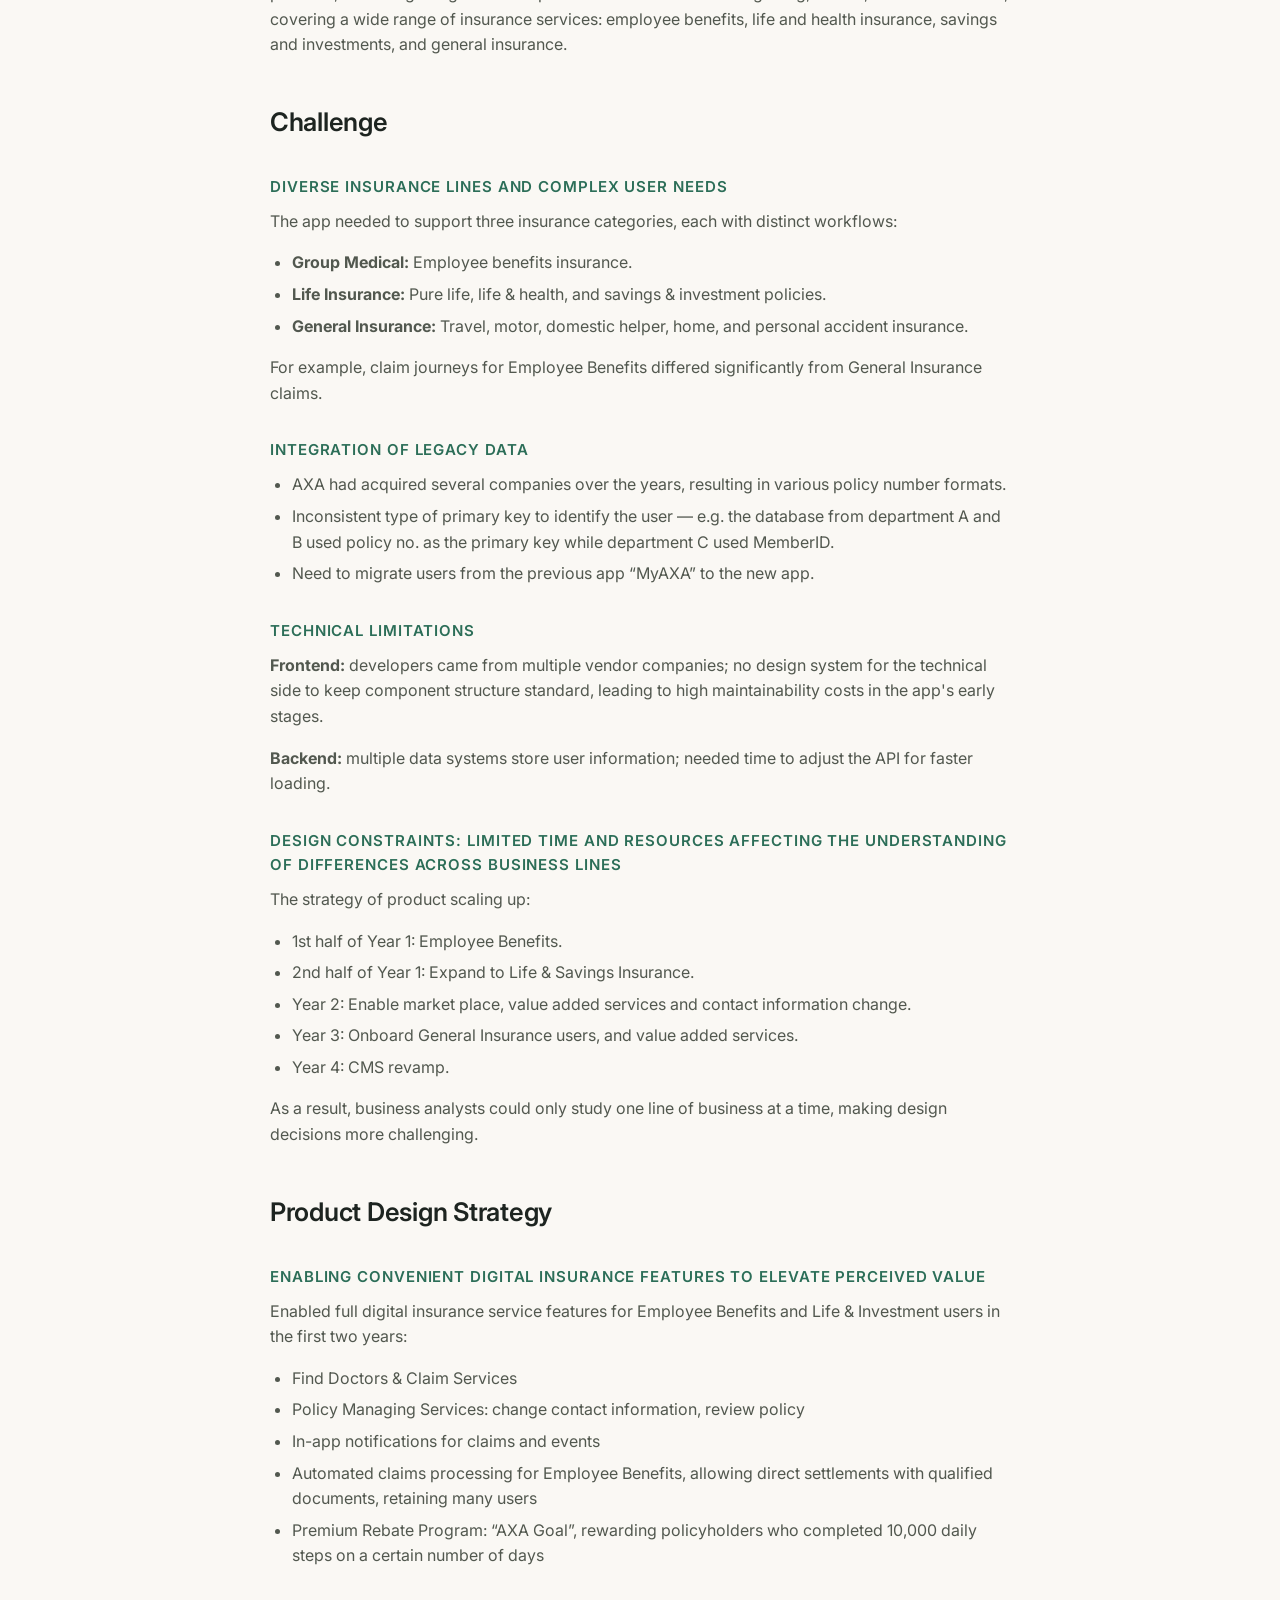
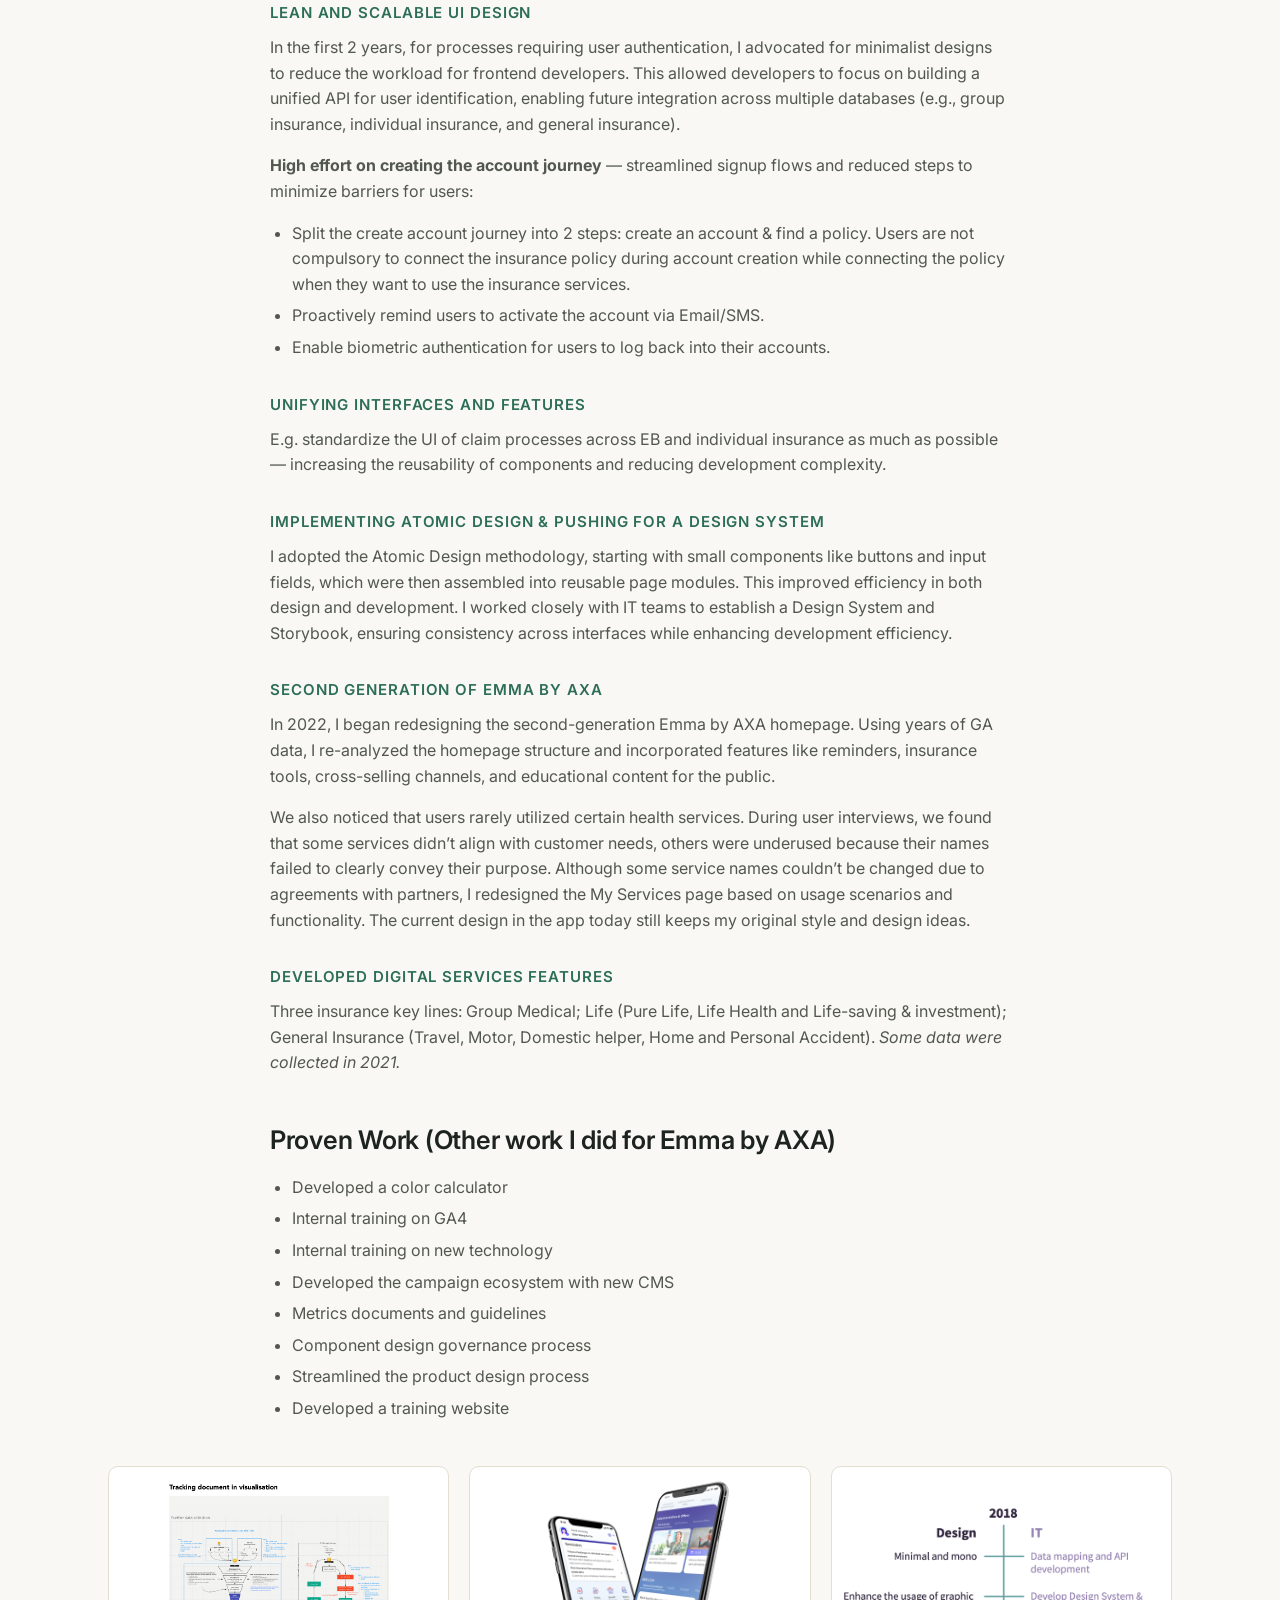
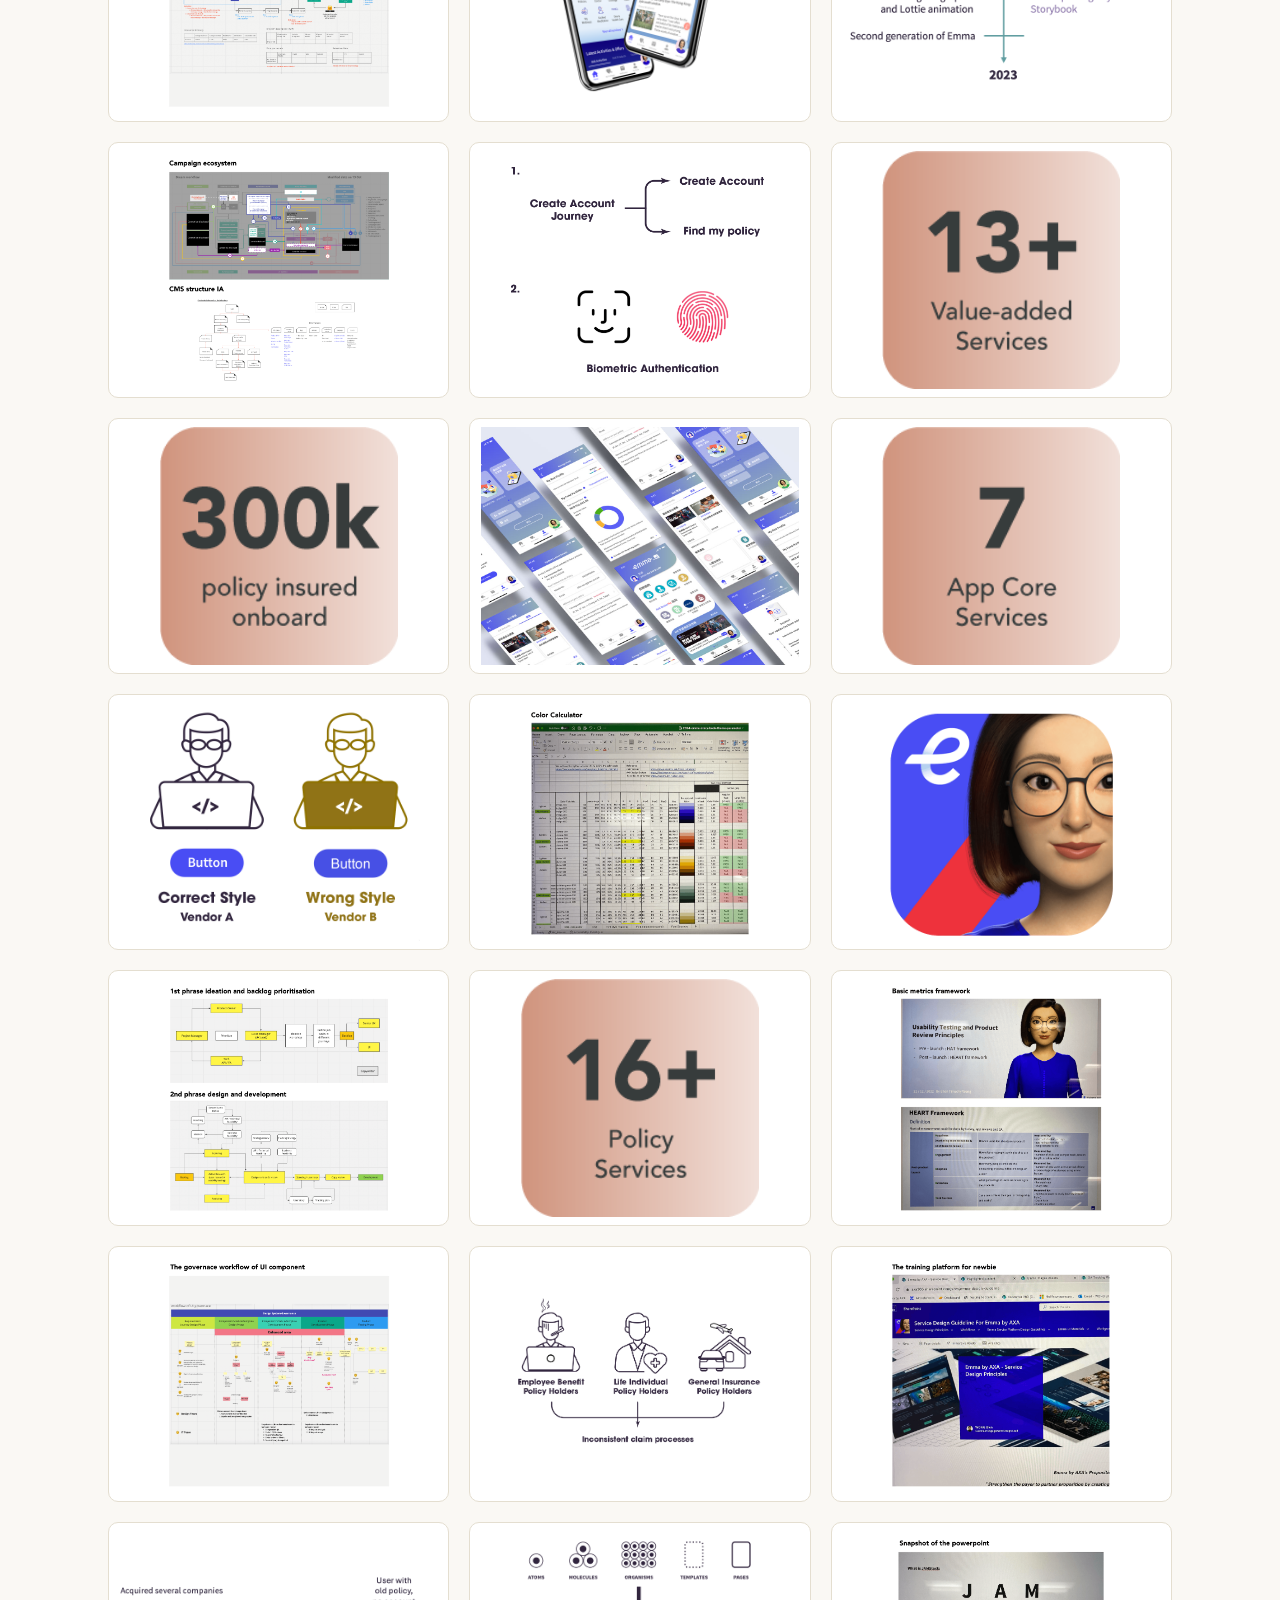
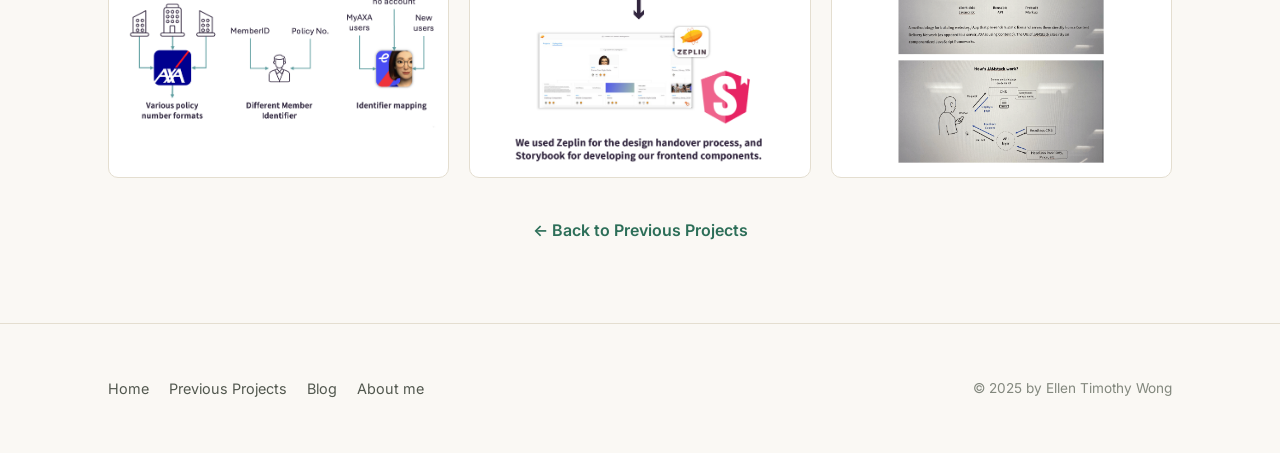
<file: emma-by-axa-app.html>
<!doctype html>
<html lang="en">
<head>
<meta charset="utf-8">
<meta name="viewport" content="width=device-width, initial-scale=1">
<title>Scalable insurance app: from one smooth UX flow to many, designed without enough domain expertise — Ellen Timothy Wong</title>
<meta name="description" content="Scalable insurance app: from one smooth UX flow to many, designed without enough domain expertise">
<link rel="icon" href="assets/images/logo/logo.png">
<link rel="preconnect" href="https://fonts.googleapis.com">
<link rel="preconnect" href="https://fonts.gstatic.com" crossorigin>
<link rel="stylesheet" href="https://fonts.googleapis.com/css2?family=DM+Sans:opsz,wght@9..40,400;9..40,500;9..40,700&family=Gochi+Hand&family=Inter:wght@400;500;600;700;800&display=swap">
<link rel="stylesheet" href="styles.css">
</head>
<body>
<header class="site-header">
  <div class="wrap">
    <a class="brand" href="index.html"><img src="assets/images/logo/logo.png" alt=""> Ellen Timothy Wong</a>
    <nav class="main-nav"><ul>
      <li><a href="index.html">Home</a></li>
<li><a href="previous-projects.html" class="active">Previous Projects</a></li>
<li><a href="blog.html">Blog</a></li>
<li><a href="about.html">About me</a></li>

    </ul></nav>
  </div>
</header>

<main>
  <div class="page-header">
    <div class="wrap">
      <div class="client">AXA HK, 2018 – 23</div>
      <h1>Scalable insurance app: from one smooth UX flow to many, designed without enough domain expertise</h1>
      <p class="tasks">My Tasks: User Research, Product Design, Design Strategy, Usability Testing</p>
    </div>
  </div>
  <div class="center-wrap">
    <div class="hero-image"><img src="assets/images/home/b53f86_a94df32b09df48bf9ac25572c92cbed8.jpg" alt="Scalable insurance app: from one smooth UX flow to many, designed without enough domain expertise"></div>
  </div>
  <div class="prose">

<h2>Project Background</h2>
<p>In today&rsquo;s world, insurance apps are often viewed as self-service platforms that help customers who don&rsquo;t have an insurance agent to easily file claims and manage policies. Emma by AXA has redefined its value proposition and positioned itself as a holistic one-stop insurance and health-being managing platform.</p>

<h2>My Role</h2>
<p>UX/UI Manager and customer engagement design lead — led the Product Design of Emma by AXA app at AXA Hong Kong.</p>

<h2>Objective</h2>
<p>We aim to design scalable applications for diverse insurance products. The app is the flagship platform, and Hong Kong is the first pilot. Our users are from Hong Kong, Macau, China and Taiwan, covering a wide range of insurance services: employee benefits, life and health insurance, savings and investments, and general insurance.</p>

<h2>Challenge</h2>
<h3>Diverse Insurance Lines and Complex User Needs</h3>
<p>The app needed to support three insurance categories, each with distinct workflows:</p>
<ul>
<li><strong>Group Medical:</strong> Employee benefits insurance.</li>
<li><strong>Life Insurance:</strong> Pure life, life &amp; health, and savings &amp; investment policies.</li>
<li><strong>General Insurance:</strong> Travel, motor, domestic helper, home, and personal accident insurance.</li>
</ul>
<p>For example, claim journeys for Employee Benefits differed significantly from General Insurance claims.</p>

<h3>Integration of Legacy Data</h3>
<ul>
<li>AXA had acquired several companies over the years, resulting in various policy number formats.</li>
<li>Inconsistent type of primary key to identify the user — e.g. the database from department A and B used policy no. as the primary key while department C used MemberID.</li>
<li>Need to migrate users from the previous app &ldquo;MyAXA&rdquo; to the new app.</li>
</ul>

<h3>Technical Limitations</h3>
<p><strong>Frontend:</strong> developers came from multiple vendor companies; no design system for the technical side to keep component structure standard, leading to high maintainability costs in the app's early stages.</p>
<p><strong>Backend:</strong> multiple data systems store user information; needed time to adjust the API for faster loading.</p>

<h3>Design Constraints: Limited Time and Resources Affecting the Understanding of Differences Across Business Lines</h3>
<p>The strategy of product scaling up:</p>
<ul>
<li>1st half of Year 1: Employee Benefits.</li>
<li>2nd half of Year 1: Expand to Life &amp; Savings Insurance.</li>
<li>Year 2: Enable market place, value added services and contact information change.</li>
<li>Year 3: Onboard General Insurance users, and value added services.</li>
<li>Year 4: CMS revamp.</li>
</ul>
<p>As a result, business analysts could only study one line of business at a time, making design decisions more challenging.</p>

<h2>Product Design Strategy</h2>
<h3>Enabling Convenient Digital Insurance Features to Elevate Perceived Value</h3>
<p>Enabled full digital insurance service features for Employee Benefits and Life &amp; Investment users in the first two years:</p>
<ul>
<li>Find Doctors &amp; Claim Services</li>
<li>Policy Managing Services: change contact information, review policy</li>
<li>In-app notifications for claims and events</li>
<li>Automated claims processing for Employee Benefits, allowing direct settlements with qualified documents, retaining many users</li>
<li>Premium Rebate Program: &ldquo;AXA Goal&rdquo;, rewarding policyholders who completed 10,000 daily steps on a certain number of days</li>
</ul>

<h3>Lean and Scalable UI Design</h3>
<p>In the first 2 years, for processes requiring user authentication, I advocated for minimalist designs to reduce the workload for frontend developers. This allowed developers to focus on building a unified API for user identification, enabling future integration across multiple databases (e.g., group insurance, individual insurance, and general insurance).</p>
<p><strong>High effort on creating the account journey</strong> — streamlined signup flows and reduced steps to minimize barriers for users:</p>
<ul>
<li>Split the create account journey into 2 steps: create an account &amp; find a policy. Users are not compulsory to connect the insurance policy during account creation while connecting the policy when they want to use the insurance services.</li>
<li>Proactively remind users to activate the account via Email/SMS.</li>
<li>Enable biometric authentication for users to log back into their accounts.</li>
</ul>

<h3>Unifying Interfaces and Features</h3>
<p>E.g. standardize the UI of claim processes across EB and individual insurance as much as possible — increasing the reusability of components and reducing development complexity.</p>

<h3>Implementing Atomic Design &amp; Pushing for a Design System</h3>
<p>I adopted the Atomic Design methodology, starting with small components like buttons and input fields, which were then assembled into reusable page modules. This improved efficiency in both design and development. I worked closely with IT teams to establish a Design System and Storybook, ensuring consistency across interfaces while enhancing development efficiency.</p>

<h3>Second Generation of Emma by AXA</h3>
<p>In 2022, I began redesigning the second-generation Emma by AXA homepage. Using years of GA data, I re-analyzed the homepage structure and incorporated features like reminders, insurance tools, cross-selling channels, and educational content for the public.</p>
<p>We also noticed that users rarely utilized certain health services. During user interviews, we found that some services didn&rsquo;t align with customer needs, others were underused because their names failed to clearly convey their purpose. Although some service names couldn&rsquo;t be changed due to agreements with partners, I redesigned the My Services page based on usage scenarios and functionality. The current design in the app today still keeps my original style and design ideas.</p>

<h3>Developed Digital Services Features</h3>
<p>Three insurance key lines: Group Medical; Life (Pure Life, Life Health and Life-saving &amp; investment); General Insurance (Travel, Motor, Domestic helper, Home and Personal Accident). <em>Some data were collected in 2021.</em></p>

<h2>Proven Work (Other work I did for Emma by AXA)</h2>
<ul>
<li>Developed a color calculator</li>
<li>Internal training on GA4</li>
<li>Internal training on new technology</li>
<li>Developed the campaign ecosystem with new CMS</li>
<li>Metrics documents and guidelines</li>
<li>Component design governance process</li>
<li>Streamlined the product design process</li>
<li>Developed a training website</li>
</ul>

  </div>
  <div class="gallery">
      <img src="assets/images/emma-by-axa-app/b53f86_00248e2eb3394d68bee96589a2a84283.png" alt="Project visual" loading="lazy">
      <img src="assets/images/emma-by-axa-app/b53f86_026ebaeffe224dcaa7df68c7eae4b950.png" alt="Project visual" loading="lazy">
      <img src="assets/images/emma-by-axa-app/b53f86_1fb3bc8f8faa4755ba915227cfec2c6a.png" alt="Project visual" loading="lazy">
      <img src="assets/images/emma-by-axa-app/b53f86_2f43944adcf9469c8f6c6221c645c1f2.png" alt="Project visual" loading="lazy">
      <img src="assets/images/emma-by-axa-app/b53f86_393b283af1474ba5a29ab08c42b8fa63.png" alt="Project visual" loading="lazy">
      <img src="assets/images/emma-by-axa-app/b53f86_3ef7ce0206f24e73b648b8f54e0f6a01.png" alt="Project visual" loading="lazy">
      <img src="assets/images/emma-by-axa-app/b53f86_408a3b5c55924a698e371b3531d24075.png" alt="Project visual" loading="lazy">
      <img src="assets/images/emma-by-axa-app/b53f86_486d9b9623bb4494874f609ac764ec62.jpg" alt="Project visual" loading="lazy">
      <img src="assets/images/emma-by-axa-app/b53f86_4b919e8cebf848278296fcc25d8195ee.png" alt="Project visual" loading="lazy">
      <img src="assets/images/emma-by-axa-app/b53f86_5a0f196c81ab4ec7b327bd0f6665cd79.png" alt="Project visual" loading="lazy">
      <img src="assets/images/emma-by-axa-app/b53f86_6c45261921cd47b4956c494446933a87.png" alt="Project visual" loading="lazy">
      <img src="assets/images/emma-by-axa-app/b53f86_757d7061ecf04d4b9160b8e8f8d47586.png" alt="Project visual" loading="lazy">
      <img src="assets/images/emma-by-axa-app/b53f86_82355d61c1f64faca299d64934d11596.png" alt="Project visual" loading="lazy">
      <img src="assets/images/emma-by-axa-app/b53f86_87b8e66257cf427aacf7dd6cb5c17298.png" alt="Project visual" loading="lazy">
      <img src="assets/images/emma-by-axa-app/b53f86_88e51abdc72a4ce3ac26f496f9ed7e5c.png" alt="Project visual" loading="lazy">
      <img src="assets/images/emma-by-axa-app/b53f86_8c90b2e1fe314f9a9925c8ab978b04d4.png" alt="Project visual" loading="lazy">
      <img src="assets/images/emma-by-axa-app/b53f86_9c3d83d8104a4a179bd348408984fa50.png" alt="Project visual" loading="lazy">
      <img src="assets/images/emma-by-axa-app/b53f86_9e1a62004d9d4406865e7827abfd20f5.png" alt="Project visual" loading="lazy">
      <img src="assets/images/emma-by-axa-app/b53f86_a88c717913b14baba1810073ff707f74.png" alt="Project visual" loading="lazy">
      <img src="assets/images/emma-by-axa-app/b53f86_a90ddb681efb418f9bc3b88eabd6aae4.png" alt="Project visual" loading="lazy">
      <img src="assets/images/emma-by-axa-app/b53f86_dc2afa26877e426a9ff796264f9eb744.png" alt="Project visual" loading="lazy">
  </div>
  <div class="center-wrap back-row is-spaced">
    <a class="back-link" href="previous-projects.html">&larr; Back to Previous Projects</a>
  </div>
</main>
<footer class="site-footer">
  <div class="wrap">
    <nav><ul><li><a href="index.html">Home</a></li>
<li><a href="previous-projects.html">Previous Projects</a></li>
<li><a href="blog.html">Blog</a></li>
<li><a href="about.html">About me</a></li>
</ul></nav>
    <p class="copy">&copy; 2025 by Ellen Timothy Wong</p>
  </div>
</footer>
</body>
</html>
</file>
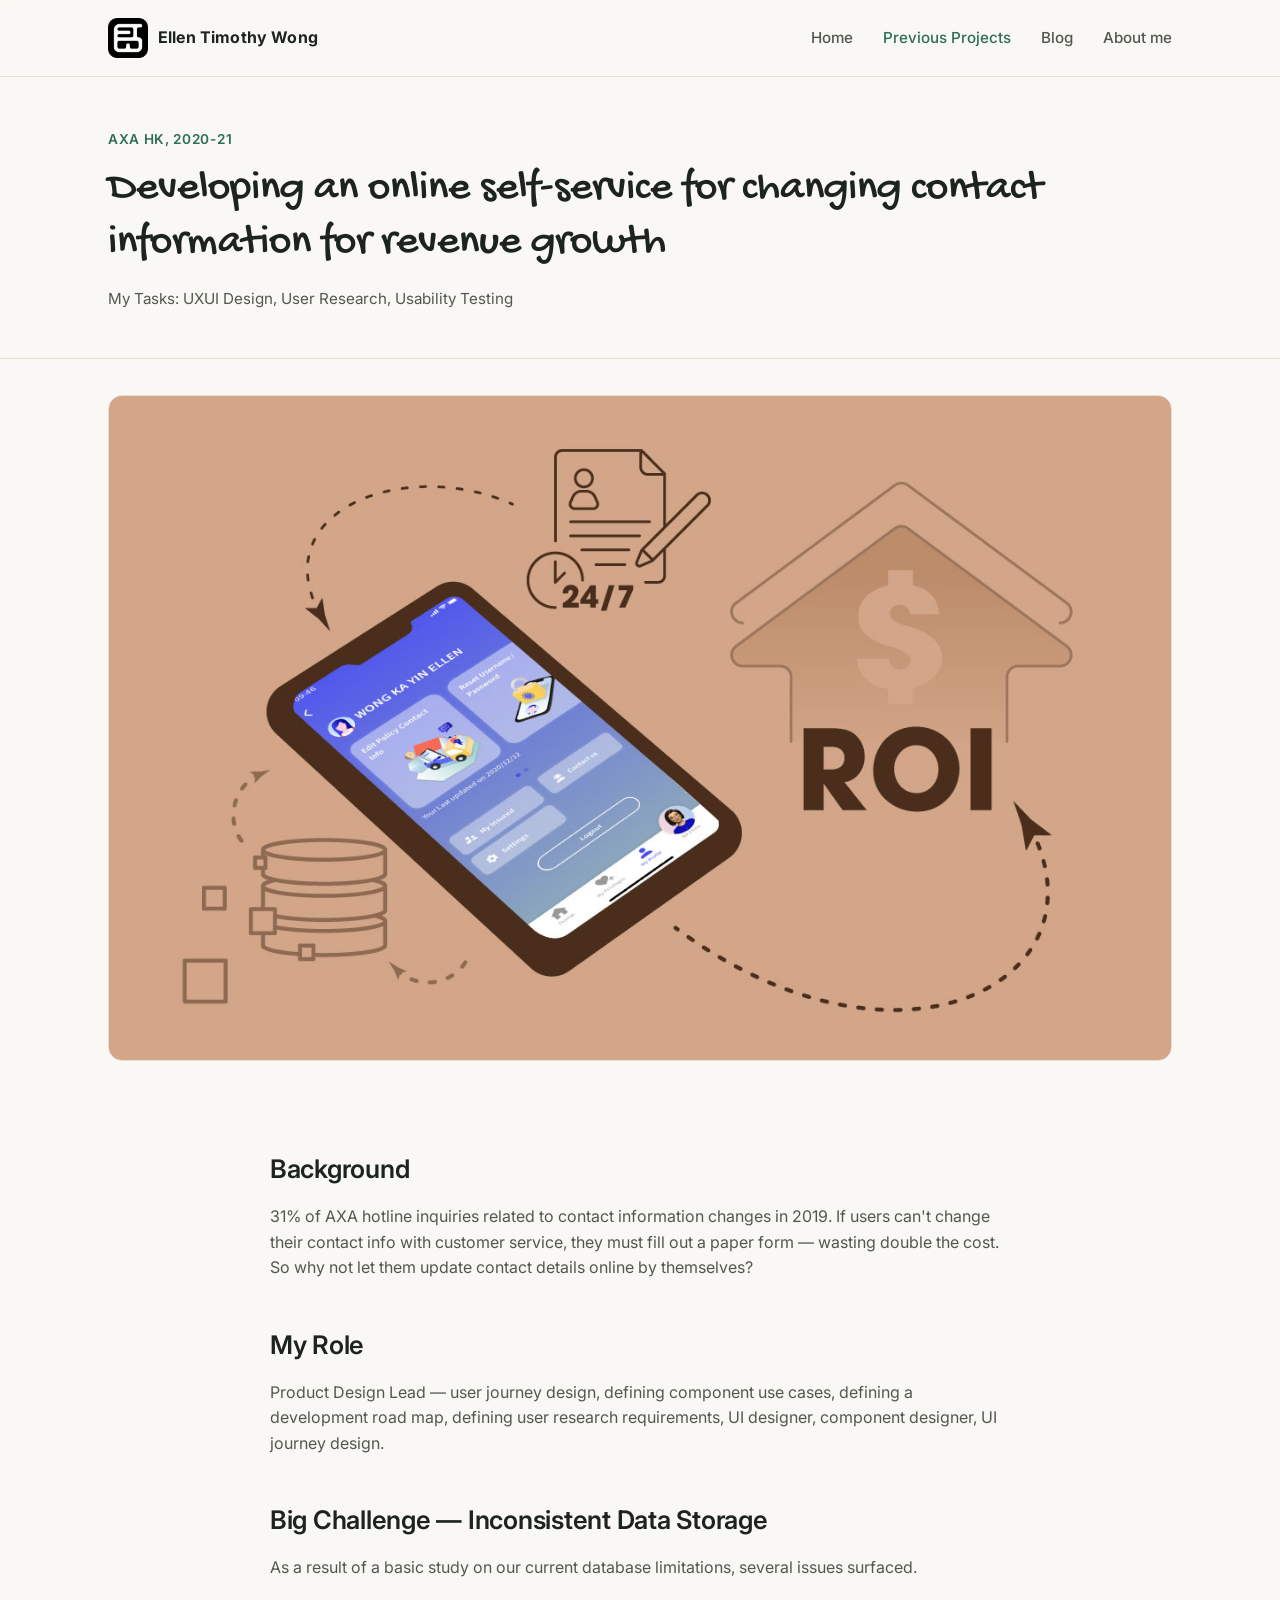
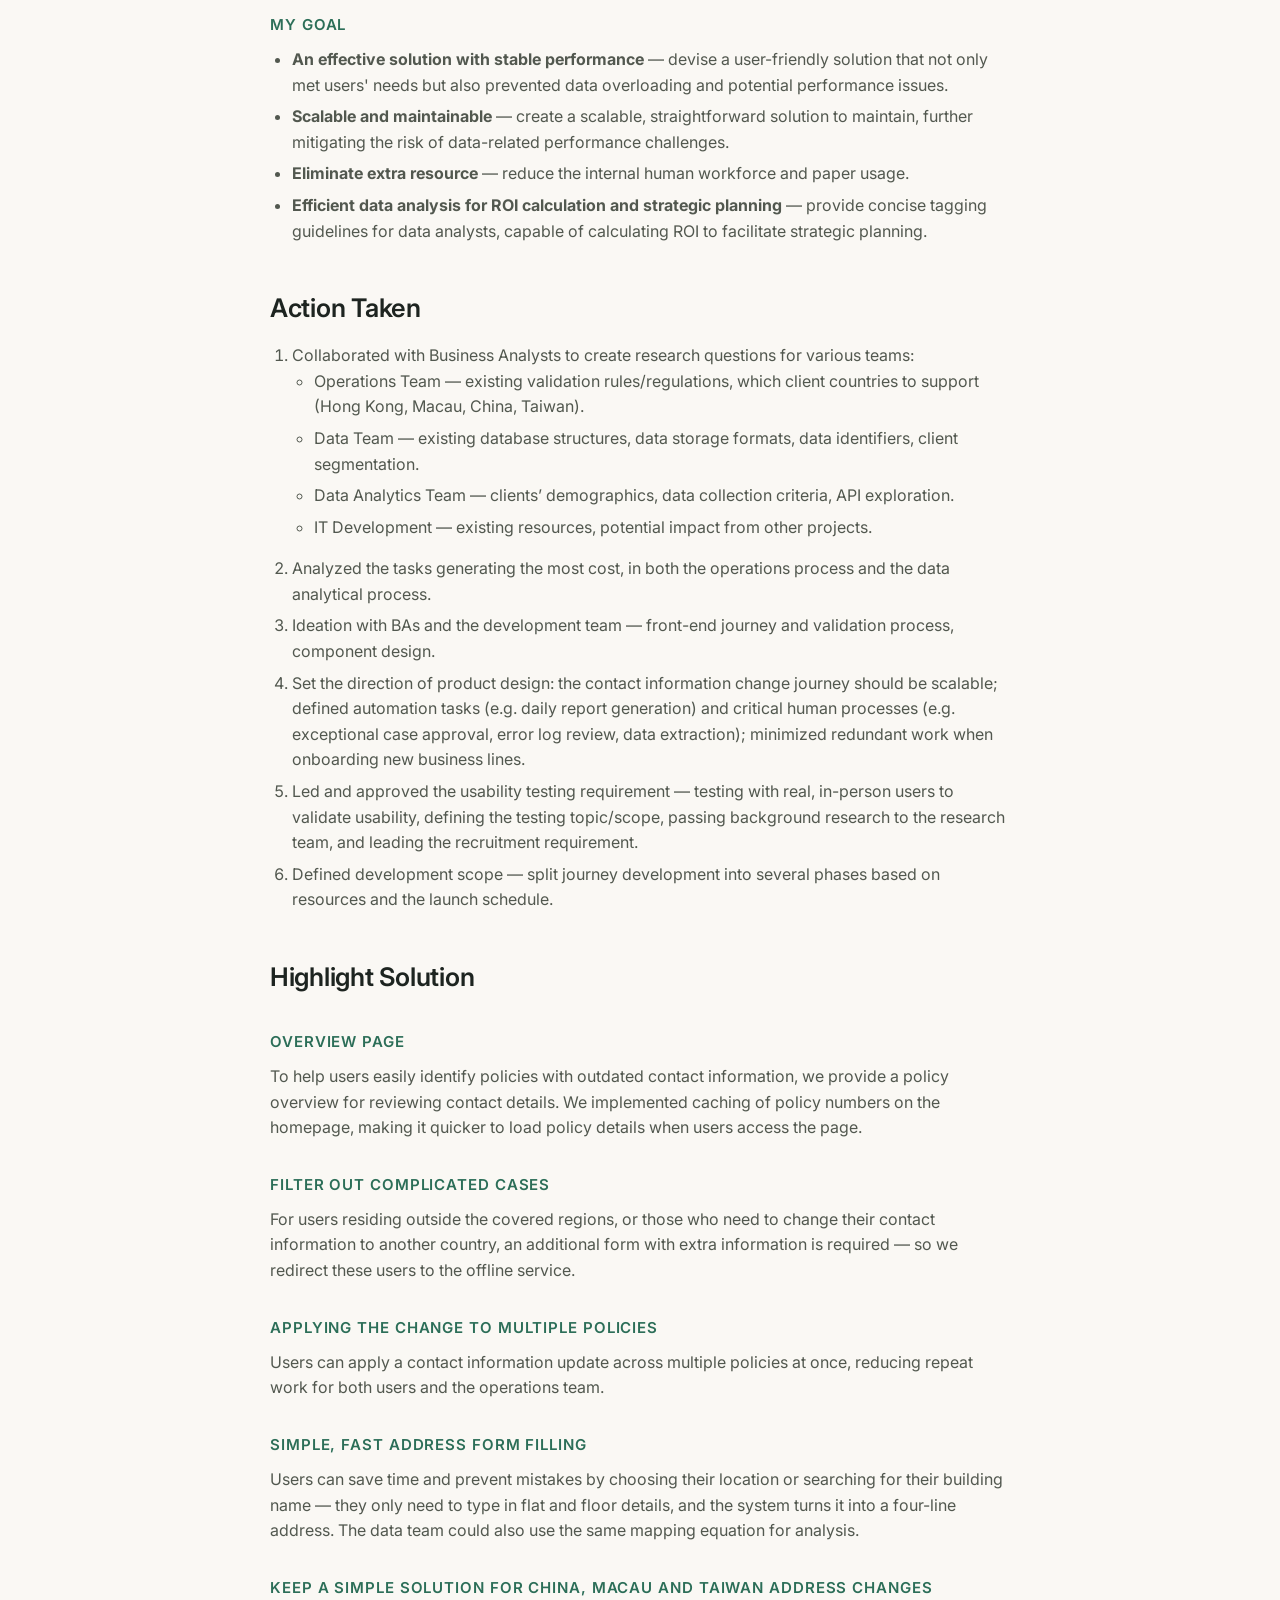
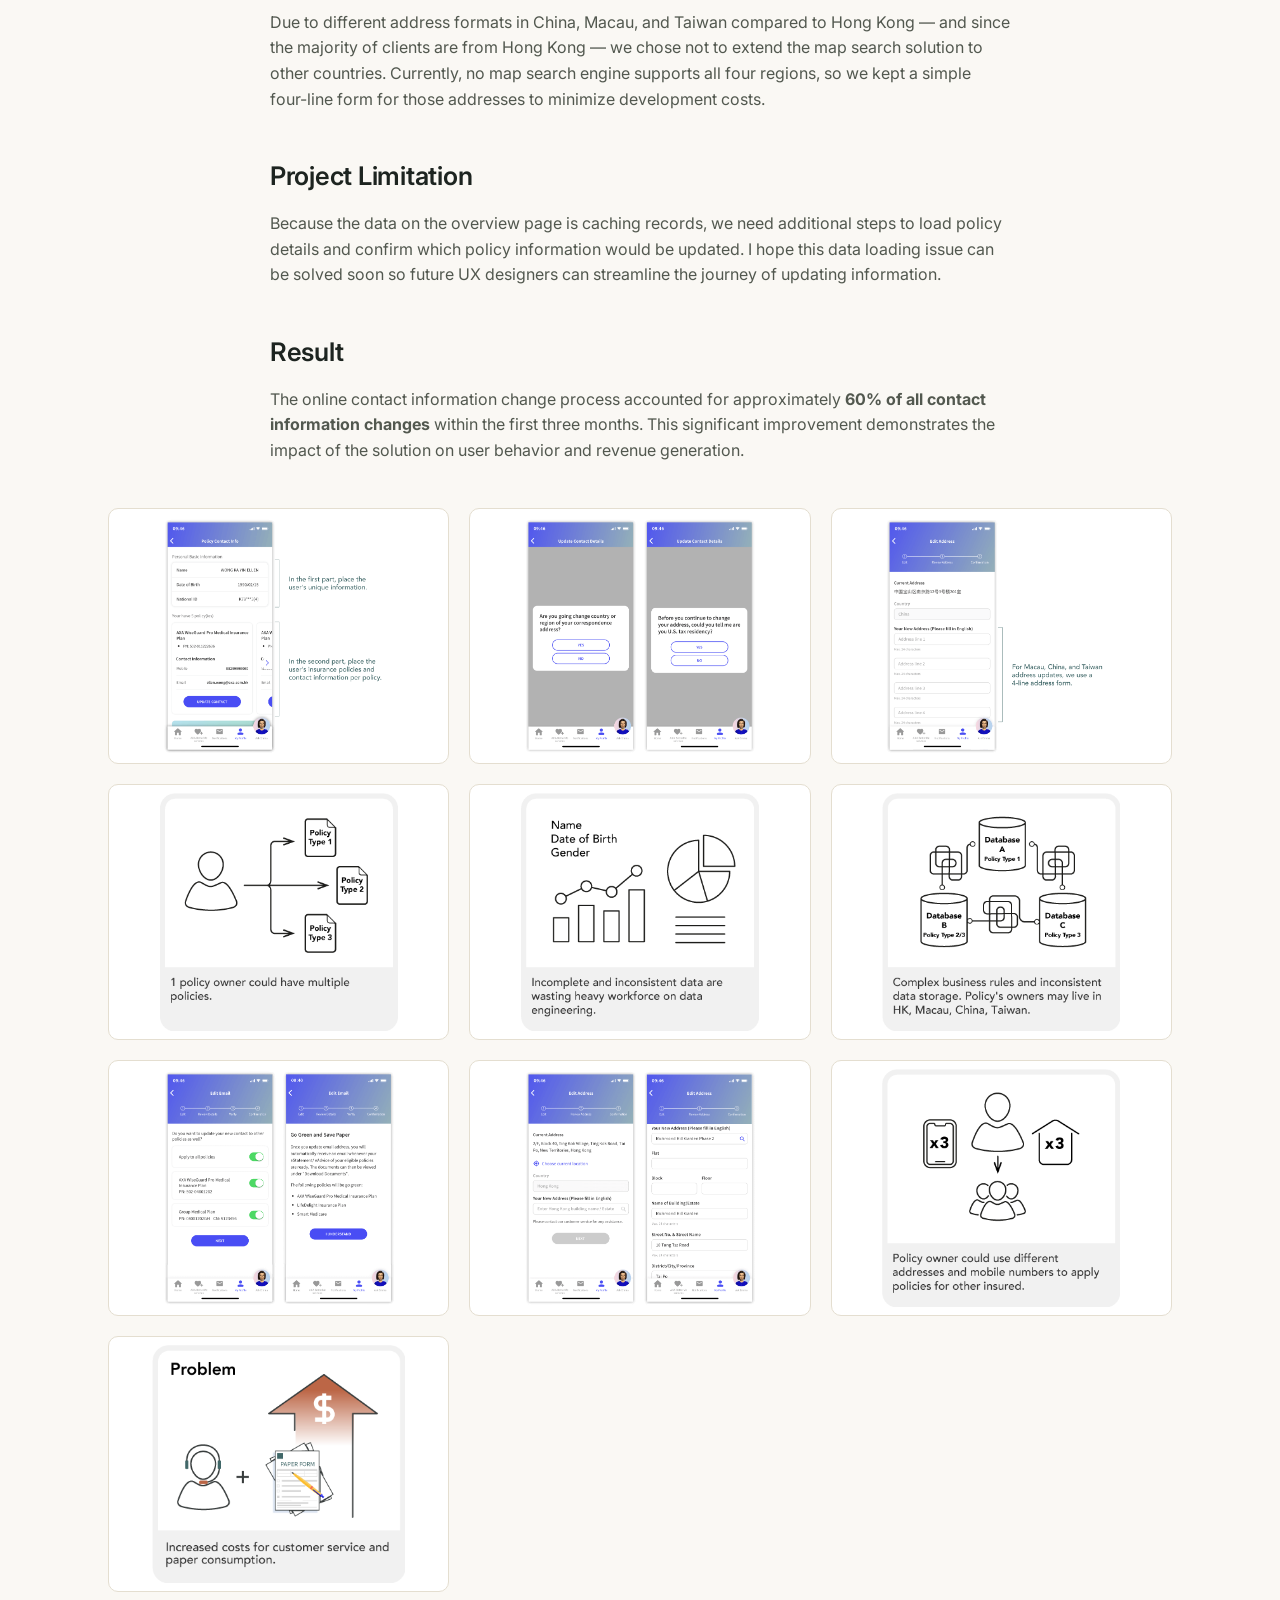
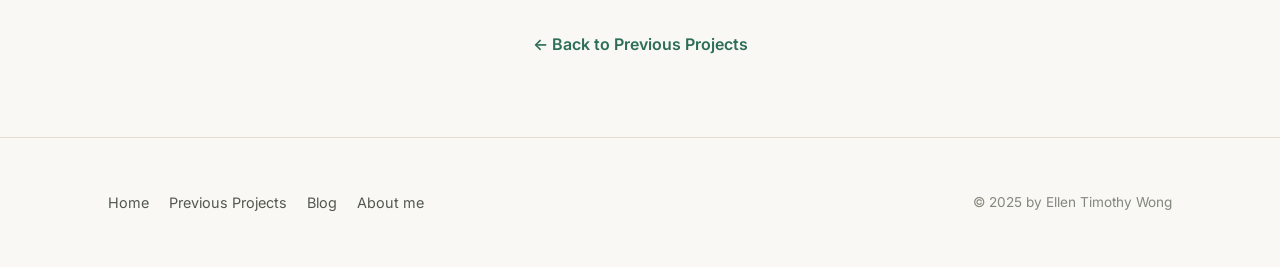
<file: emma-cic.html>
<!doctype html>
<html lang="en">
<head>
<meta charset="utf-8">
<meta name="viewport" content="width=device-width, initial-scale=1">
<title>Developing an online self-service for changing contact information for revenue growth — Ellen Timothy Wong</title>
<meta name="description" content="Developing an online self-service for changing contact information for revenue growth">
<link rel="icon" href="assets/images/logo/logo.png">
<link rel="preconnect" href="https://fonts.googleapis.com">
<link rel="preconnect" href="https://fonts.gstatic.com" crossorigin>
<link rel="stylesheet" href="https://fonts.googleapis.com/css2?family=DM+Sans:opsz,wght@9..40,400;9..40,500;9..40,700&family=Gochi+Hand&family=Inter:wght@400;500;600;700;800&display=swap">
<link rel="stylesheet" href="styles.css">
</head>
<body>
<header class="site-header">
  <div class="wrap">
    <a class="brand" href="index.html"><img src="assets/images/logo/logo.png" alt=""> Ellen Timothy Wong</a>
    <nav class="main-nav"><ul>
      <li><a href="index.html">Home</a></li>
<li><a href="previous-projects.html" class="active">Previous Projects</a></li>
<li><a href="blog.html">Blog</a></li>
<li><a href="about.html">About me</a></li>

    </ul></nav>
  </div>
</header>

<main>
  <div class="page-header">
    <div class="wrap">
      <div class="client">AXA HK, 2020-21</div>
      <h1>Developing an online self-service for changing contact information for revenue growth</h1>
      <p class="tasks">My Tasks: UXUI Design, User Research, Usability Testing</p>
    </div>
  </div>
  <div class="center-wrap">
    <div class="hero-image"><img src="assets/images/emma-cic/b53f86_d4c8a961c4b94791b71210d7a87796f9.jpg" alt="Developing an online self-service for changing contact information for revenue growth"></div>
  </div>
  <div class="prose">

<h2>Background</h2>
<p>31% of AXA hotline inquiries related to contact information changes in 2019. If users can't change their contact info with customer service, they must fill out a paper form — wasting double the cost. So why not let them update contact details online by themselves?</p>

<h2>My Role</h2>
<p>Product Design Lead — user journey design, defining component use cases, defining a development road map, defining user research requirements, UI designer, component designer, UI journey design.</p>

<h2>Big Challenge — Inconsistent Data Storage</h2>
<p>As a result of a basic study on our current database limitations, several issues surfaced.</p>
<h3>My Goal</h3>
<ul>
<li><strong>An effective solution with stable performance</strong> — devise a user-friendly solution that not only met users' needs but also prevented data overloading and potential performance issues.</li>
<li><strong>Scalable and maintainable</strong> — create a scalable, straightforward solution to maintain, further mitigating the risk of data-related performance challenges.</li>
<li><strong>Eliminate extra resource</strong> — reduce the internal human workforce and paper usage.</li>
<li><strong>Efficient data analysis for ROI calculation and strategic planning</strong> — provide concise tagging guidelines for data analysts, capable of calculating ROI to facilitate strategic planning.</li>
</ul>

<h2>Action Taken</h2>
<ol>
<li>Collaborated with Business Analysts to create research questions for various teams:
  <ul>
    <li>Operations Team — existing validation rules/regulations, which client countries to support (Hong Kong, Macau, China, Taiwan).</li>
    <li>Data Team — existing database structures, data storage formats, data identifiers, client segmentation.</li>
    <li>Data Analytics Team — clients&rsquo; demographics, data collection criteria, API exploration.</li>
    <li>IT Development — existing resources, potential impact from other projects.</li>
  </ul>
</li>
<li>Analyzed the tasks generating the most cost, in both the operations process and the data analytical process.</li>
<li>Ideation with BAs and the development team — front-end journey and validation process, component design.</li>
<li>Set the direction of product design: the contact information change journey should be scalable; defined automation tasks (e.g. daily report generation) and critical human processes (e.g. exceptional case approval, error log review, data extraction); minimized redundant work when onboarding new business lines.</li>
<li>Led and approved the usability testing requirement — testing with real, in-person users to validate usability, defining the testing topic/scope, passing background research to the research team, and leading the recruitment requirement.</li>
<li>Defined development scope — split journey development into several phases based on resources and the launch schedule.</li>
</ol>

<h2>Highlight Solution</h2>
<h3>Overview page</h3>
<p>To help users easily identify policies with outdated contact information, we provide a policy overview for reviewing contact details. We implemented caching of policy numbers on the homepage, making it quicker to load policy details when users access the page.</p>
<h3>Filter out complicated cases</h3>
<p>For users residing outside the covered regions, or those who need to change their contact information to another country, an additional form with extra information is required — so we redirect these users to the offline service.</p>
<h3>Applying the change to multiple policies</h3>
<p>Users can apply a contact information update across multiple policies at once, reducing repeat work for both users and the operations team.</p>
<h3>Simple, fast address form filling</h3>
<p>Users can save time and prevent mistakes by choosing their location or searching for their building name — they only need to type in flat and floor details, and the system turns it into a four-line address. The data team could also use the same mapping equation for analysis.</p>
<h3>Keep a simple solution for China, Macau and Taiwan address changes</h3>
<p>Due to different address formats in China, Macau, and Taiwan compared to Hong Kong — and since the majority of clients are from Hong Kong — we chose not to extend the map search solution to other countries. Currently, no map search engine supports all four regions, so we kept a simple four-line form for those addresses to minimize development costs.</p>

<h2>Project Limitation</h2>
<p>Because the data on the overview page is caching records, we need additional steps to load policy details and confirm which policy information would be updated. I hope this data loading issue can be solved soon so future UX designers can streamline the journey of updating information.</p>

<h2>Result</h2>
<p>The online contact information change process accounted for approximately <strong>60% of all contact information changes</strong> within the first three months. This significant improvement demonstrates the impact of the solution on user behavior and revenue generation.</p>

  </div>
  <div class="gallery">
      <img src="assets/images/emma-cic/b53f86_01db38d6cfee4c57b91958b03241897a.png" alt="Project visual" loading="lazy">
      <img src="assets/images/emma-cic/b53f86_323f7f8bc6d54863898cafe772eb974a.png" alt="Project visual" loading="lazy">
      <img src="assets/images/emma-cic/b53f86_3acfde9ef95a4acca115c0fa12f24137.png" alt="Project visual" loading="lazy">
      <img src="assets/images/emma-cic/b53f86_3da12836ee3f4ef9b7dcde8545863e41.png" alt="Project visual" loading="lazy">
      <img src="assets/images/emma-cic/b53f86_4cbff77b43394b21b5827c778132e72b.png" alt="Project visual" loading="lazy">
      <img src="assets/images/emma-cic/b53f86_800f2cc5e90f446ca35eb6cc9773b017.png" alt="Project visual" loading="lazy">
      <img src="assets/images/emma-cic/b53f86_9e82e9cab8274853ae236119c5745db1.png" alt="Project visual" loading="lazy">
      <img src="assets/images/emma-cic/b53f86_9effd59446b3446fa8e1c5827b68c827.png" alt="Project visual" loading="lazy">
      <img src="assets/images/emma-cic/b53f86_ebd344cff05441548e3b8d45655b4f24.png" alt="Project visual" loading="lazy">
      <img src="assets/images/emma-cic/b53f86_fbb89a0a5690418d9c548fa3fbe83920.png" alt="Project visual" loading="lazy">
  </div>
  <div class="center-wrap back-row is-spaced">
    <a class="back-link" href="previous-projects.html">&larr; Back to Previous Projects</a>
  </div>
</main>
<footer class="site-footer">
  <div class="wrap">
    <nav><ul><li><a href="index.html">Home</a></li>
<li><a href="previous-projects.html">Previous Projects</a></li>
<li><a href="blog.html">Blog</a></li>
<li><a href="about.html">About me</a></li>
</ul></nav>
    <p class="copy">&copy; 2025 by Ellen Timothy Wong</p>
  </div>
</footer>
</body>
</html>
</file>
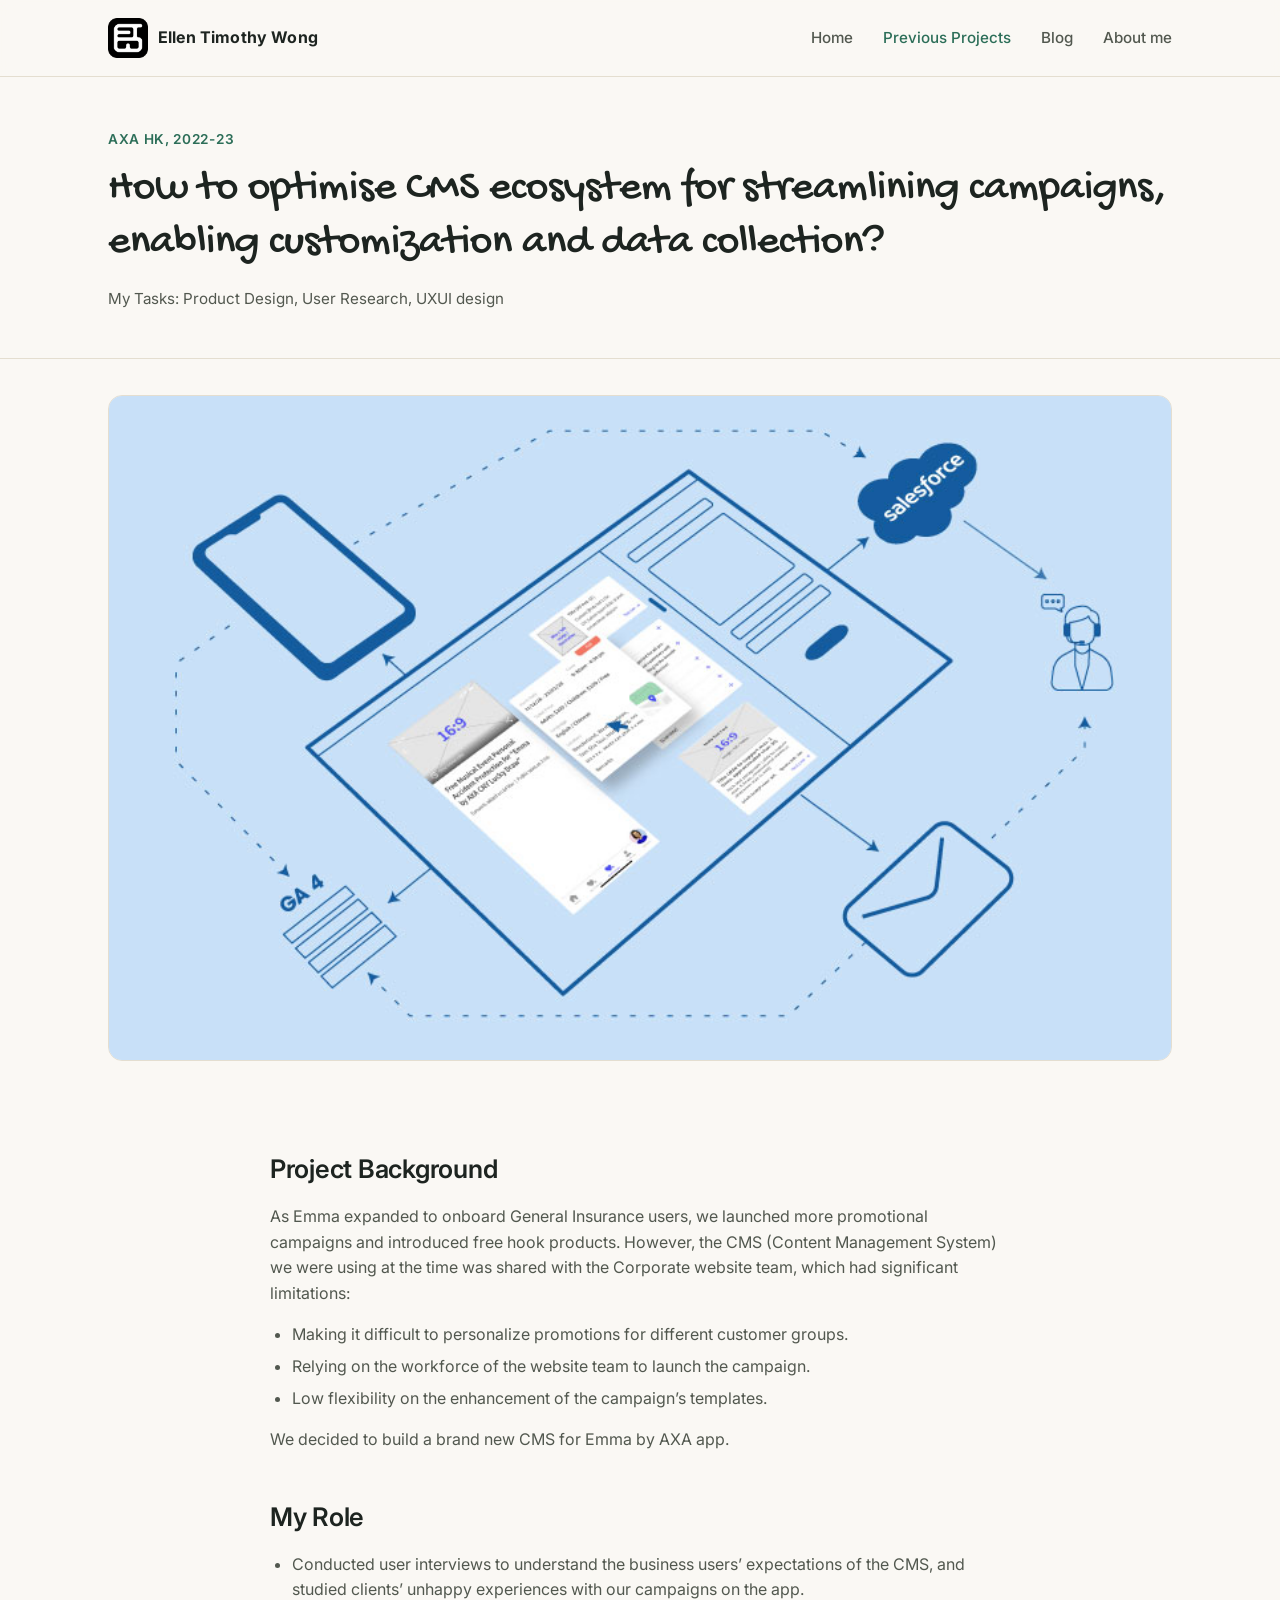
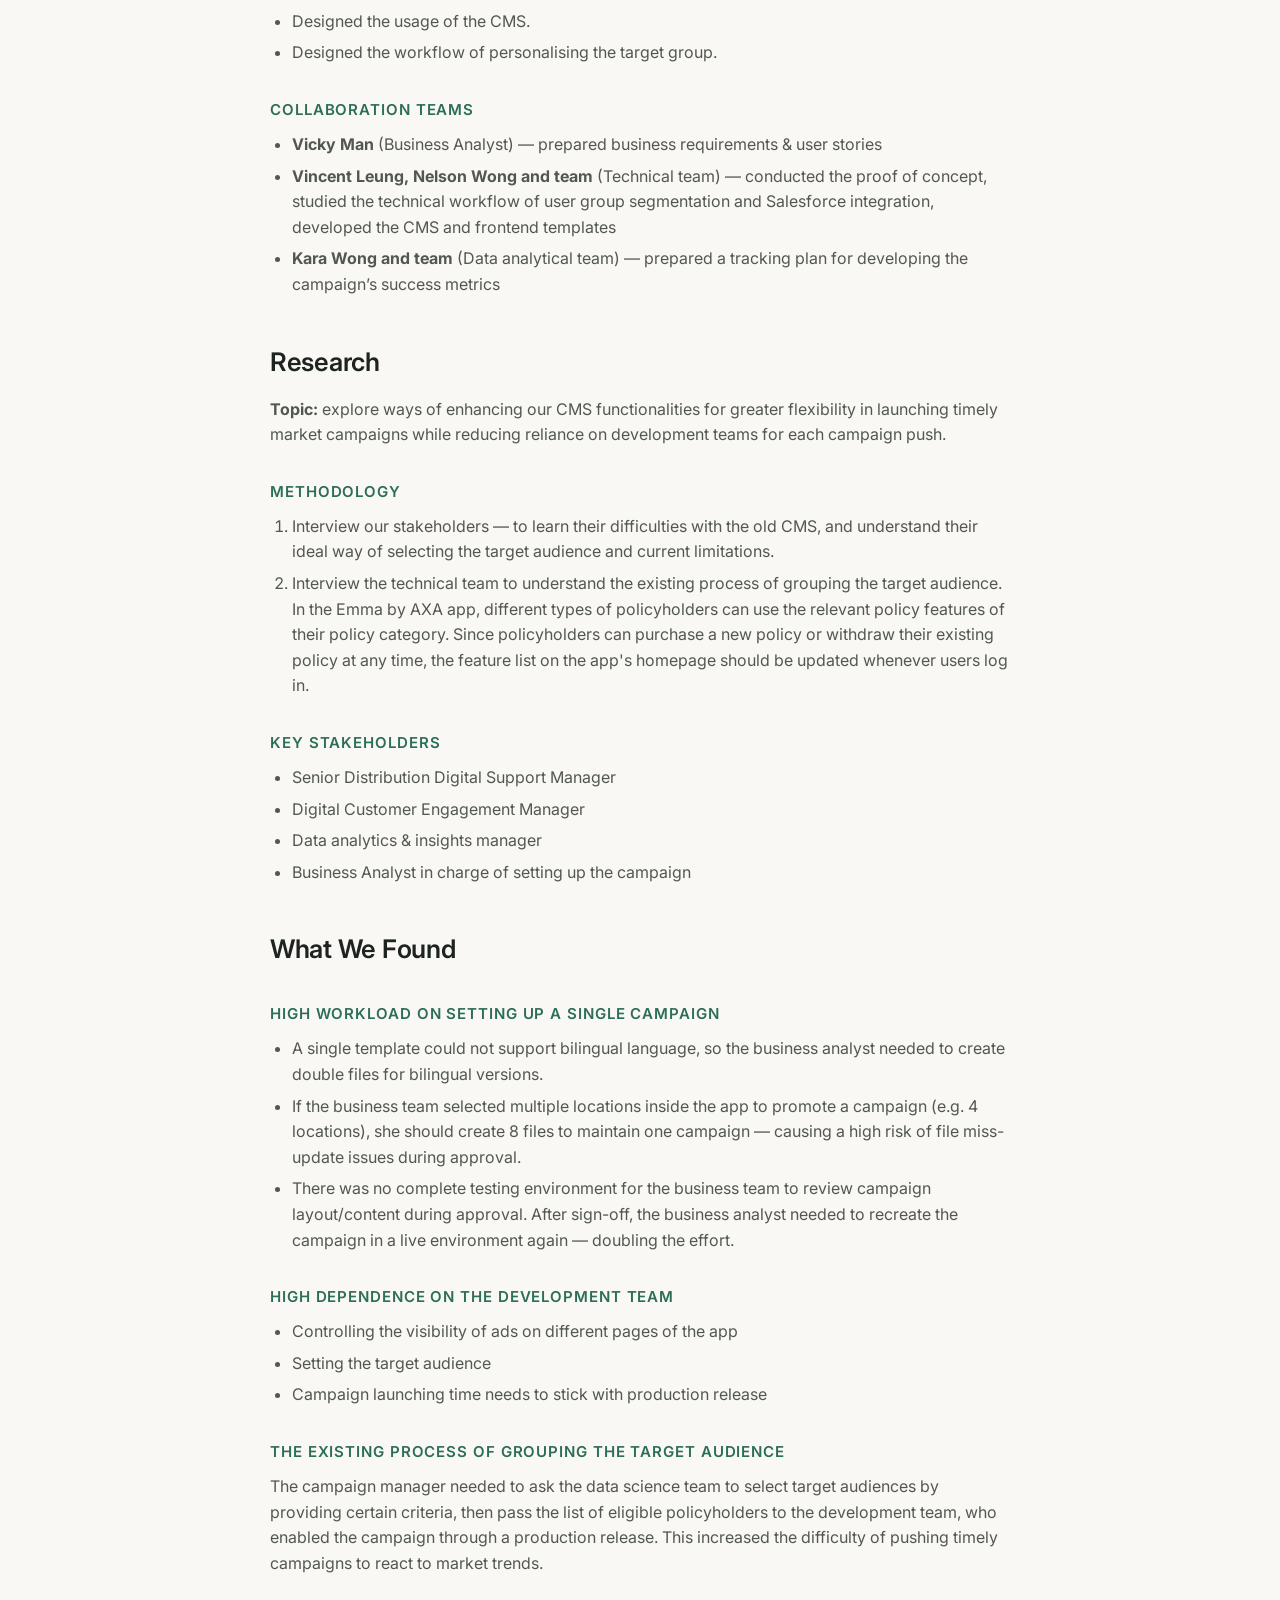
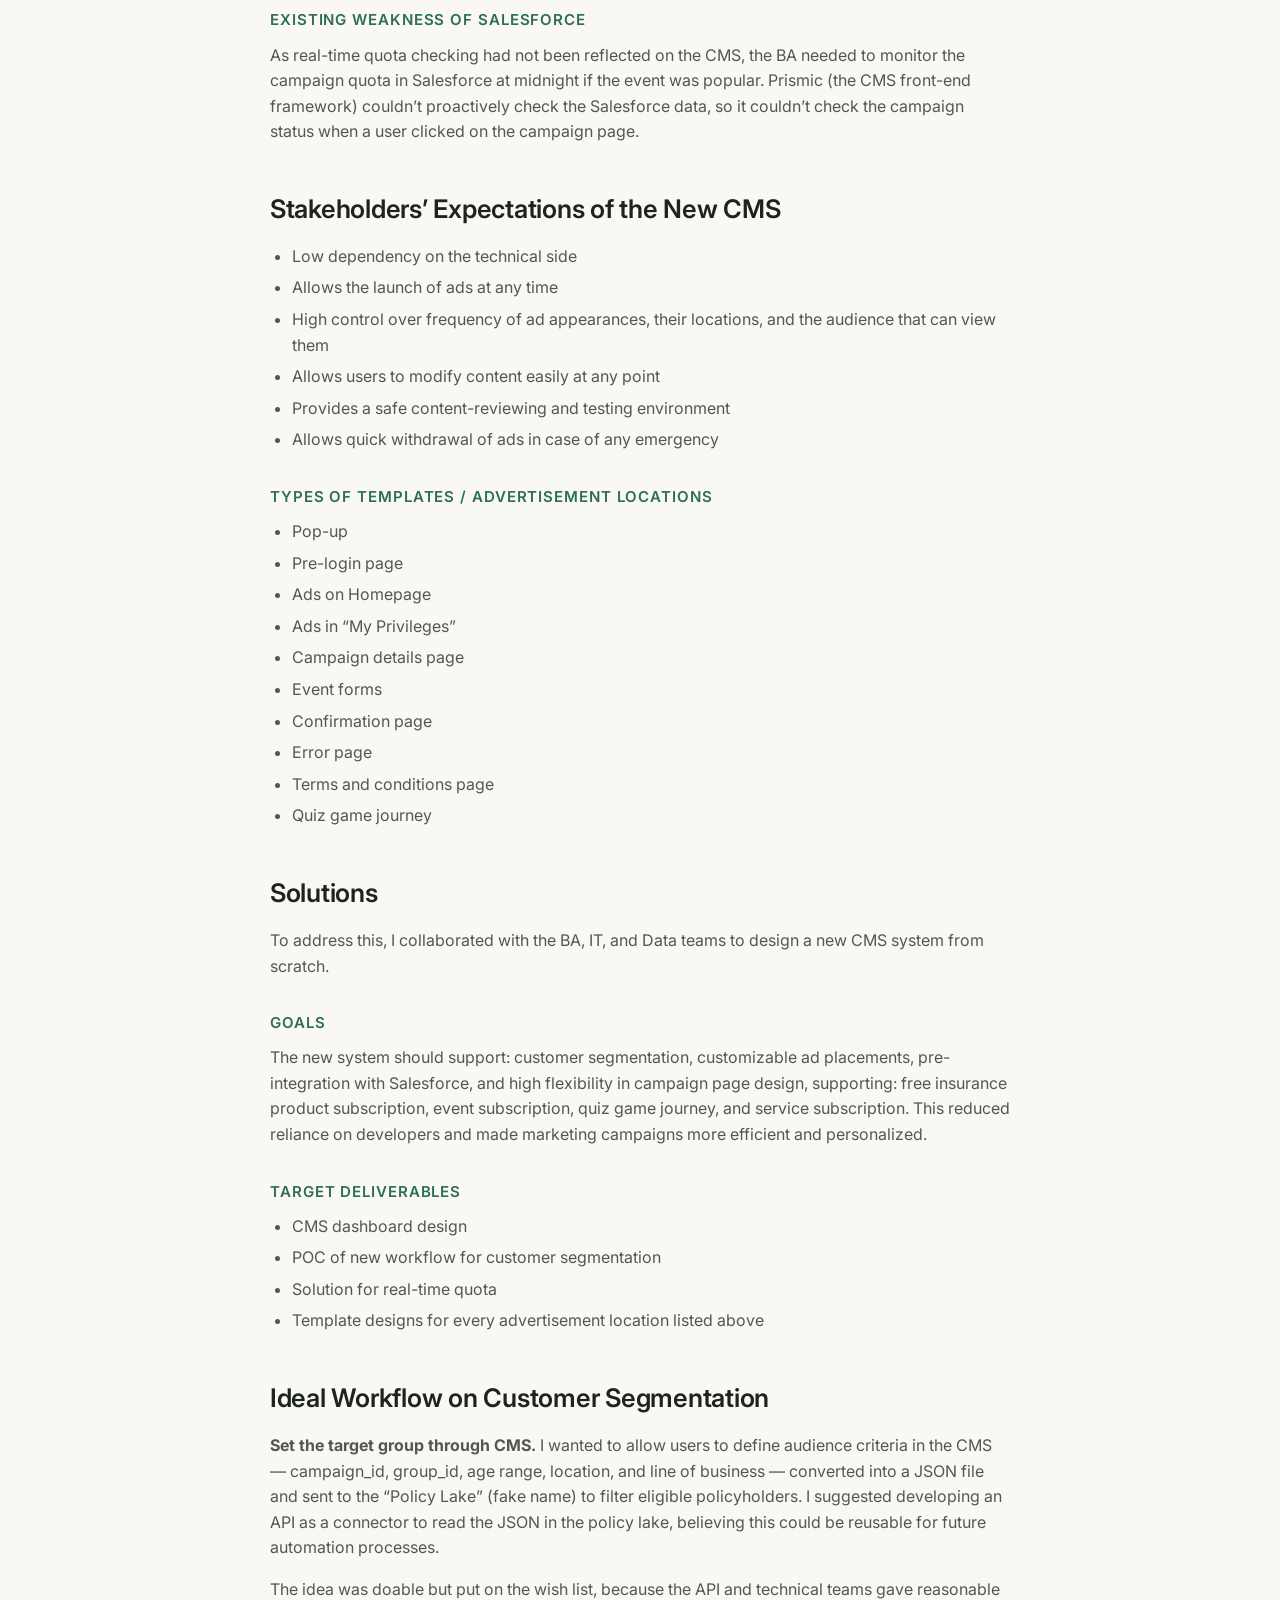
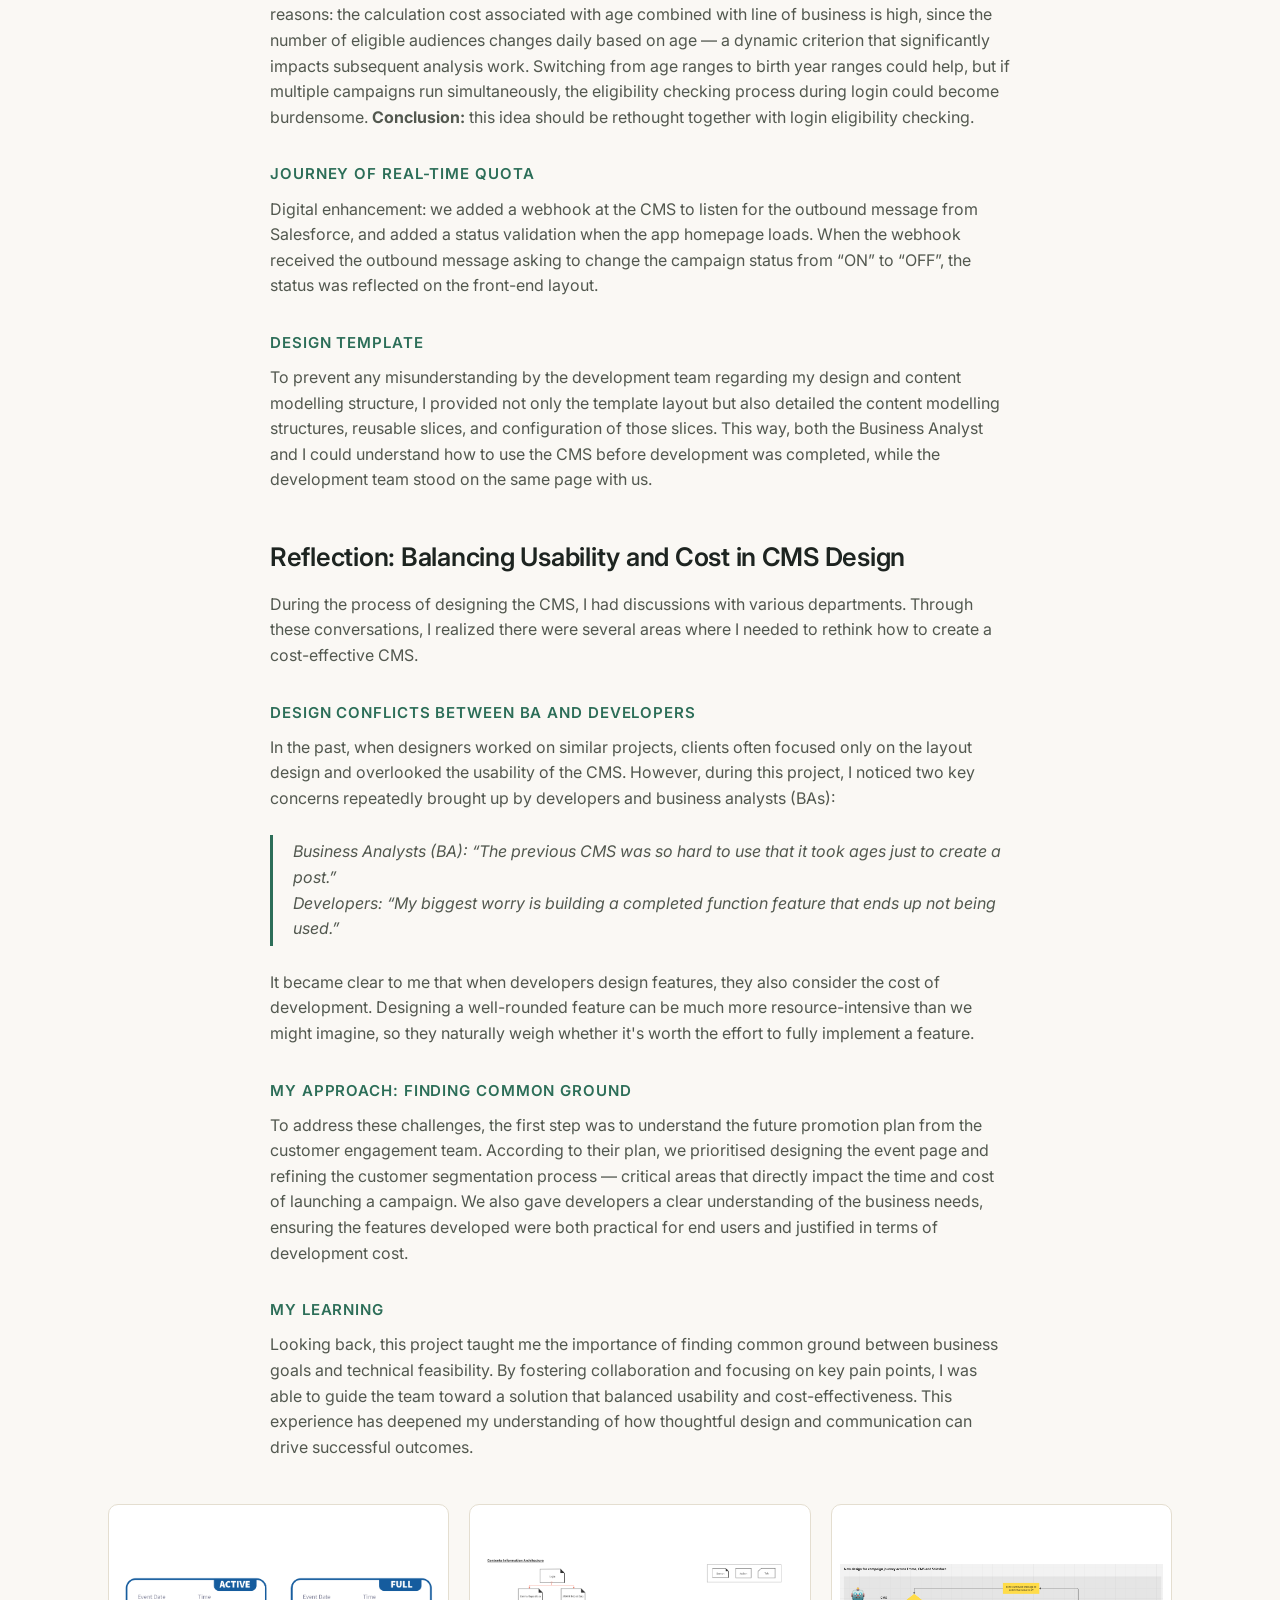
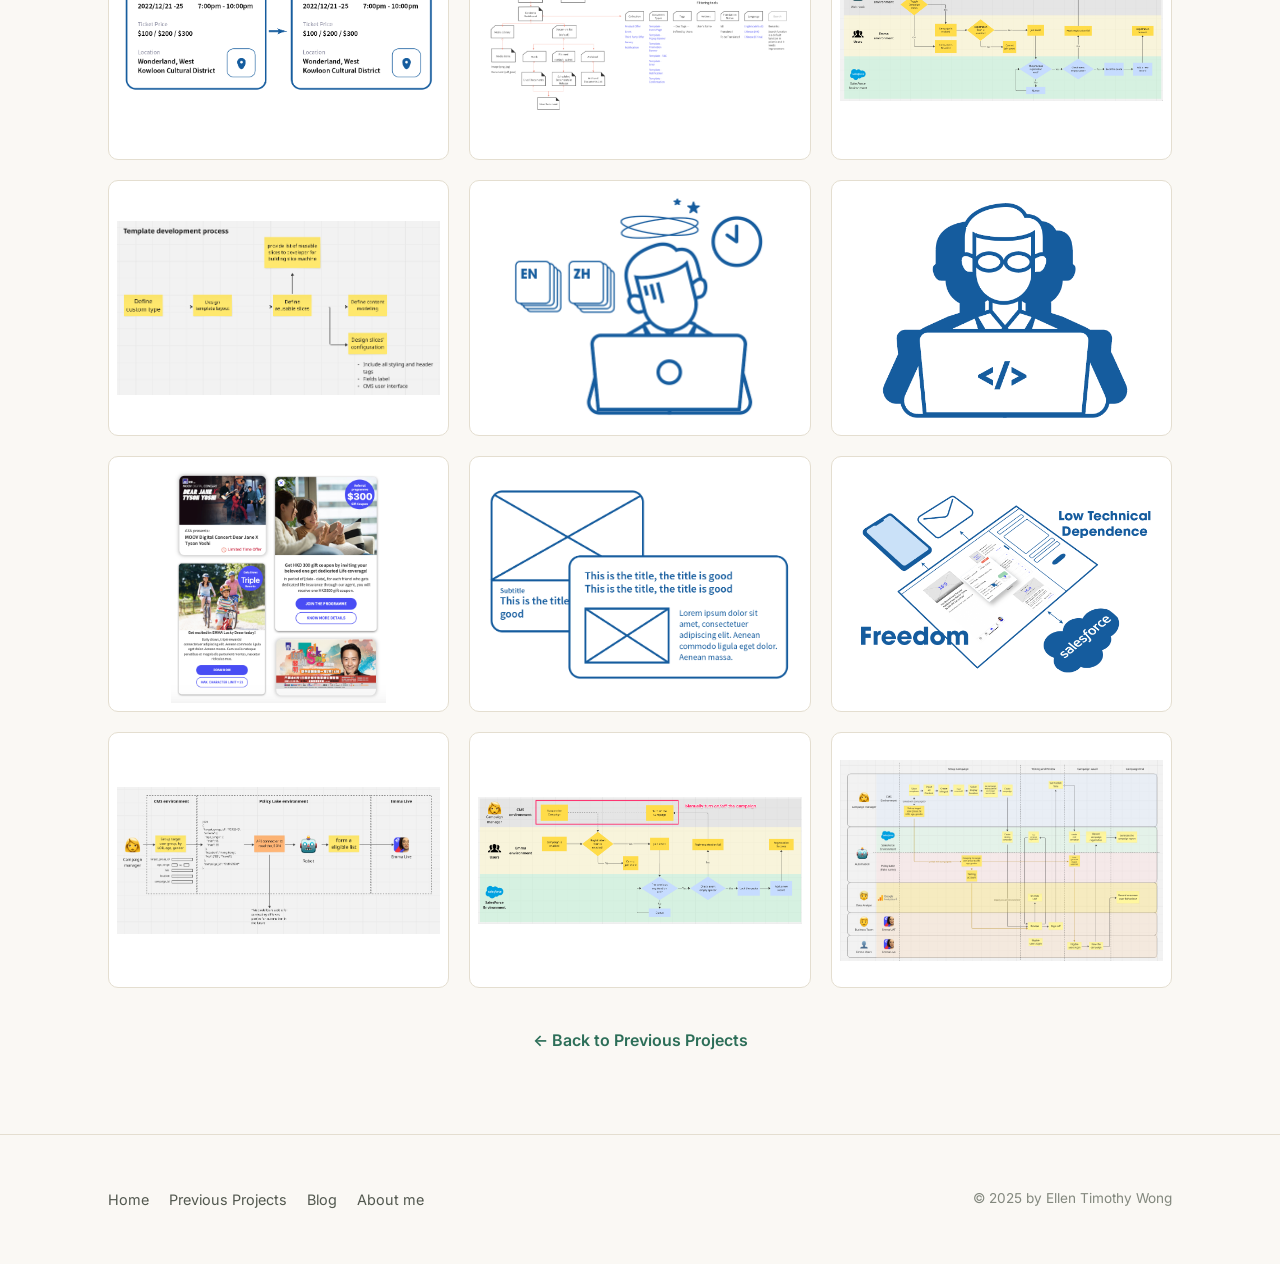
<file: how-to-design-a-new-cms.html>
<!doctype html>
<html lang="en">
<head>
<meta charset="utf-8">
<meta name="viewport" content="width=device-width, initial-scale=1">
<title>How to optimise CMS ecosystem for streamlining campaigns, enabling customization and data collection? — Ellen Timothy Wong</title>
<meta name="description" content="How to optimise CMS ecosystem for streamlining campaigns, enabling customization and data collection?">
<link rel="icon" href="assets/images/logo/logo.png">
<link rel="preconnect" href="https://fonts.googleapis.com">
<link rel="preconnect" href="https://fonts.gstatic.com" crossorigin>
<link rel="stylesheet" href="https://fonts.googleapis.com/css2?family=DM+Sans:opsz,wght@9..40,400;9..40,500;9..40,700&family=Gochi+Hand&family=Inter:wght@400;500;600;700;800&display=swap">
<link rel="stylesheet" href="styles.css">
</head>
<body>
<header class="site-header">
  <div class="wrap">
    <a class="brand" href="index.html"><img src="assets/images/logo/logo.png" alt=""> Ellen Timothy Wong</a>
    <nav class="main-nav"><ul>
      <li><a href="index.html">Home</a></li>
<li><a href="previous-projects.html" class="active">Previous Projects</a></li>
<li><a href="blog.html">Blog</a></li>
<li><a href="about.html">About me</a></li>

    </ul></nav>
  </div>
</header>

<main>
  <div class="page-header">
    <div class="wrap">
      <div class="client">AXA HK, 2022-23</div>
      <h1>How to optimise CMS ecosystem for streamlining campaigns, enabling customization and data collection?</h1>
      <p class="tasks">My Tasks: Product Design, User Research, UXUI design</p>
    </div>
  </div>
  <div class="center-wrap">
    <div class="hero-image"><img src="assets/images/how-to-design-a-new-cms/b53f86_a69d849670574b8f9da13f92a54c5eb0.jpg" alt="How to optimise CMS ecosystem for streamlining campaigns, enabling customization and data collection?"></div>
  </div>
  <div class="prose">

<h2>Project Background</h2>
<p>As Emma expanded to onboard General Insurance users, we launched more promotional campaigns and introduced free hook products. However, the CMS (Content Management System) we were using at the time was shared with the Corporate website team, which had significant limitations:</p>
<ul>
<li>Making it difficult to personalize promotions for different customer groups.</li>
<li>Relying on the workforce of the website team to launch the campaign.</li>
<li>Low flexibility on the enhancement of the campaign&rsquo;s templates.</li>
</ul>
<p>We decided to build a brand new CMS for Emma by AXA app.</p>

<h2>My Role</h2>
<ul>
<li>Conducted user interviews to understand the business users&rsquo; expectations of the CMS, and studied clients&rsquo; unhappy experiences with our campaigns on the app.</li>
<li>Designed the usage of the CMS.</li>
<li>Designed the workflow of personalising the target group.</li>
</ul>
<h3>Collaboration teams</h3>
<ul>
<li><strong>Vicky Man</strong> (Business Analyst) — prepared business requirements &amp; user stories</li>
<li><strong>Vincent Leung, Nelson Wong and team</strong> (Technical team) — conducted the proof of concept, studied the technical workflow of user group segmentation and Salesforce integration, developed the CMS and frontend templates</li>
<li><strong>Kara Wong and team</strong> (Data analytical team) — prepared a tracking plan for developing the campaign&rsquo;s success metrics</li>
</ul>

<h2>Research</h2>
<p><strong>Topic:</strong> explore ways of enhancing our CMS functionalities for greater flexibility in launching timely market campaigns while reducing reliance on development teams for each campaign push.</p>
<h3>Methodology</h3>
<ol>
<li>Interview our stakeholders — to learn their difficulties with the old CMS, and understand their ideal way of selecting the target audience and current limitations.</li>
<li>Interview the technical team to understand the existing process of grouping the target audience. In the Emma by AXA app, different types of policyholders can use the relevant policy features of their policy category. Since policyholders can purchase a new policy or withdraw their existing policy at any time, the feature list on the app's homepage should be updated whenever users log in.</li>
</ol>
<h3>Key stakeholders</h3>
<ul>
<li>Senior Distribution Digital Support Manager</li>
<li>Digital Customer Engagement Manager</li>
<li>Data analytics &amp; insights manager</li>
<li>Business Analyst in charge of setting up the campaign</li>
</ul>

<h2>What We Found</h2>
<h3>High workload on setting up a single campaign</h3>
<ul>
<li>A single template could not support bilingual language, so the business analyst needed to create double files for bilingual versions.</li>
<li>If the business team selected multiple locations inside the app to promote a campaign (e.g. 4 locations), she should create 8 files to maintain one campaign — causing a high risk of file miss-update issues during approval.</li>
<li>There was no complete testing environment for the business team to review campaign layout/content during approval. After sign-off, the business analyst needed to recreate the campaign in a live environment again — doubling the effort.</li>
</ul>
<h3>High dependence on the development team</h3>
<ul>
<li>Controlling the visibility of ads on different pages of the app</li>
<li>Setting the target audience</li>
<li>Campaign launching time needs to stick with production release</li>
</ul>
<h3>The existing process of grouping the target audience</h3>
<p>The campaign manager needed to ask the data science team to select target audiences by providing certain criteria, then pass the list of eligible policyholders to the development team, who enabled the campaign through a production release. This increased the difficulty of pushing timely campaigns to react to market trends.</p>
<h3>Existing weakness of Salesforce</h3>
<p>As real-time quota checking had not been reflected on the CMS, the BA needed to monitor the campaign quota in Salesforce at midnight if the event was popular. Prismic (the CMS front-end framework) couldn&rsquo;t proactively check the Salesforce data, so it couldn&rsquo;t check the campaign status when a user clicked on the campaign page.</p>

<h2>Stakeholders&rsquo; Expectations of the New CMS</h2>
<ul>
<li>Low dependency on the technical side</li>
<li>Allows the launch of ads at any time</li>
<li>High control over frequency of ad appearances, their locations, and the audience that can view them</li>
<li>Allows users to modify content easily at any point</li>
<li>Provides a safe content-reviewing and testing environment</li>
<li>Allows quick withdrawal of ads in case of any emergency</li>
</ul>
<h3>Types of templates / advertisement locations</h3>
<ul>
<li>Pop-up</li>
<li>Pre-login page</li>
<li>Ads on Homepage</li>
<li>Ads in &ldquo;My Privileges&rdquo;</li>
<li>Campaign details page</li>
<li>Event forms</li>
<li>Confirmation page</li>
<li>Error page</li>
<li>Terms and conditions page</li>
<li>Quiz game journey</li>
</ul>

<h2>Solutions</h2>
<p>To address this, I collaborated with the BA, IT, and Data teams to design a new CMS system from scratch.</p>
<h3>Goals</h3>
<p>The new system should support: customer segmentation, customizable ad placements, pre-integration with Salesforce, and high flexibility in campaign page design, supporting: free insurance product subscription, event subscription, quiz game journey, and service subscription. This reduced reliance on developers and made marketing campaigns more efficient and personalized.</p>
<h3>Target Deliverables</h3>
<ul>
<li>CMS dashboard design</li>
<li>POC of new workflow for customer segmentation</li>
<li>Solution for real-time quota</li>
<li>Template designs for every advertisement location listed above</li>
</ul>

<h2>Ideal Workflow on Customer Segmentation</h2>
<p><strong>Set the target group through CMS.</strong> I wanted to allow users to define audience criteria in the CMS — campaign_id, group_id, age range, location, and line of business — converted into a JSON file and sent to the &ldquo;Policy Lake&rdquo; (fake name) to filter eligible policyholders. I suggested developing an API as a connector to read the JSON in the policy lake, believing this could be reusable for future automation processes.</p>
<p>The idea was doable but put on the wish list, because the API and technical teams gave reasonable reasons: the calculation cost associated with age combined with line of business is high, since the number of eligible audiences changes daily based on age — a dynamic criterion that significantly impacts subsequent analysis work. Switching from age ranges to birth year ranges could help, but if multiple campaigns run simultaneously, the eligibility checking process during login could become burdensome. <strong>Conclusion:</strong> this idea should be rethought together with login eligibility checking.</p>

<h3>Journey of Real-time Quota</h3>
<p>Digital enhancement: we added a webhook at the CMS to listen for the outbound message from Salesforce, and added a status validation when the app homepage loads. When the webhook received the outbound message asking to change the campaign status from &ldquo;ON&rdquo; to &ldquo;OFF&rdquo;, the status was reflected on the front-end layout.</p>

<h3>Design Template</h3>
<p>To prevent any misunderstanding by the development team regarding my design and content modelling structure, I provided not only the template layout but also detailed the content modelling structures, reusable slices, and configuration of those slices. This way, both the Business Analyst and I could understand how to use the CMS before development was completed, while the development team stood on the same page with us.</p>

<h2>Reflection: Balancing Usability and Cost in CMS Design</h2>
<p>During the process of designing the CMS, I had discussions with various departments. Through these conversations, I realized there were several areas where I needed to rethink how to create a cost-effective CMS.</p>
<h3>Design Conflicts between BA and Developers</h3>
<p>In the past, when designers worked on similar projects, clients often focused only on the layout design and overlooked the usability of the CMS. However, during this project, I noticed two key concerns repeatedly brought up by developers and business analysts (BAs):</p>
<blockquote>Business Analysts (BA): &ldquo;The previous CMS was so hard to use that it took ages just to create a post.&rdquo;<br>Developers: &ldquo;My biggest worry is building a completed function feature that ends up not being used.&rdquo;</blockquote>
<p>It became clear to me that when developers design features, they also consider the cost of development. Designing a well-rounded feature can be much more resource-intensive than we might imagine, so they naturally weigh whether it's worth the effort to fully implement a feature.</p>
<h3>My Approach: Finding Common Ground</h3>
<p>To address these challenges, the first step was to understand the future promotion plan from the customer engagement team. According to their plan, we prioritised designing the event page and refining the customer segmentation process — critical areas that directly impact the time and cost of launching a campaign. We also gave developers a clear understanding of the business needs, ensuring the features developed were both practical for end users and justified in terms of development cost.</p>
<h3>My Learning</h3>
<p>Looking back, this project taught me the importance of finding common ground between business goals and technical feasibility. By fostering collaboration and focusing on key pain points, I was able to guide the team toward a solution that balanced usability and cost-effectiveness. This experience has deepened my understanding of how thoughtful design and communication can drive successful outcomes.</p>

  </div>
  <div class="gallery">
      <img src="assets/images/how-to-design-a-new-cms/b53f86_1184d040198044b4aa54823f50093a34.png" alt="Project visual" loading="lazy">
      <img src="assets/images/how-to-design-a-new-cms/b53f86_2ed96af6793a49fb8f1c5f766eb235f5.png" alt="Project visual" loading="lazy">
      <img src="assets/images/how-to-design-a-new-cms/b53f86_30f0a2dd77044994959a3a673e35047d.png" alt="Project visual" loading="lazy">
      <img src="assets/images/how-to-design-a-new-cms/b53f86_563a176c8c5b4beeae06b53163b7ca1d.png" alt="Project visual" loading="lazy">
      <img src="assets/images/how-to-design-a-new-cms/b53f86_6ec8dbe1d8414fd691a9da2aa4f7a953.png" alt="Project visual" loading="lazy">
      <img src="assets/images/how-to-design-a-new-cms/b53f86_7289a4400c5f4845a2fa76a99ba4ecca.png" alt="Project visual" loading="lazy">
      <img src="assets/images/how-to-design-a-new-cms/b53f86_877f183af0974163a246cf70d8914029.png" alt="Project visual" loading="lazy">
      <img src="assets/images/how-to-design-a-new-cms/b53f86_90008ed211cf4c929fe743ac0effa27b.png" alt="Project visual" loading="lazy">
      <img src="assets/images/how-to-design-a-new-cms/b53f86_a4eee3a9d5274a3d88dea47e4486d929.png" alt="Project visual" loading="lazy">
      <img src="assets/images/how-to-design-a-new-cms/b53f86_a5a0c0c811e6434aa4fb2060a3ded20c.png" alt="Project visual" loading="lazy">
      <img src="assets/images/how-to-design-a-new-cms/b53f86_c7d36786f81d4ff78811bfcdb8ec1190.png" alt="Project visual" loading="lazy">
      <img src="assets/images/how-to-design-a-new-cms/b53f86_d556c02da138408bbe1581e0b9f4e4be.png" alt="Project visual" loading="lazy">
  </div>
  <div class="center-wrap back-row is-spaced">
    <a class="back-link" href="previous-projects.html">&larr; Back to Previous Projects</a>
  </div>
</main>
<footer class="site-footer">
  <div class="wrap">
    <nav><ul><li><a href="index.html">Home</a></li>
<li><a href="previous-projects.html">Previous Projects</a></li>
<li><a href="blog.html">Blog</a></li>
<li><a href="about.html">About me</a></li>
</ul></nav>
    <p class="copy">&copy; 2025 by Ellen Timothy Wong</p>
  </div>
</footer>
</body>
</html>
</file>
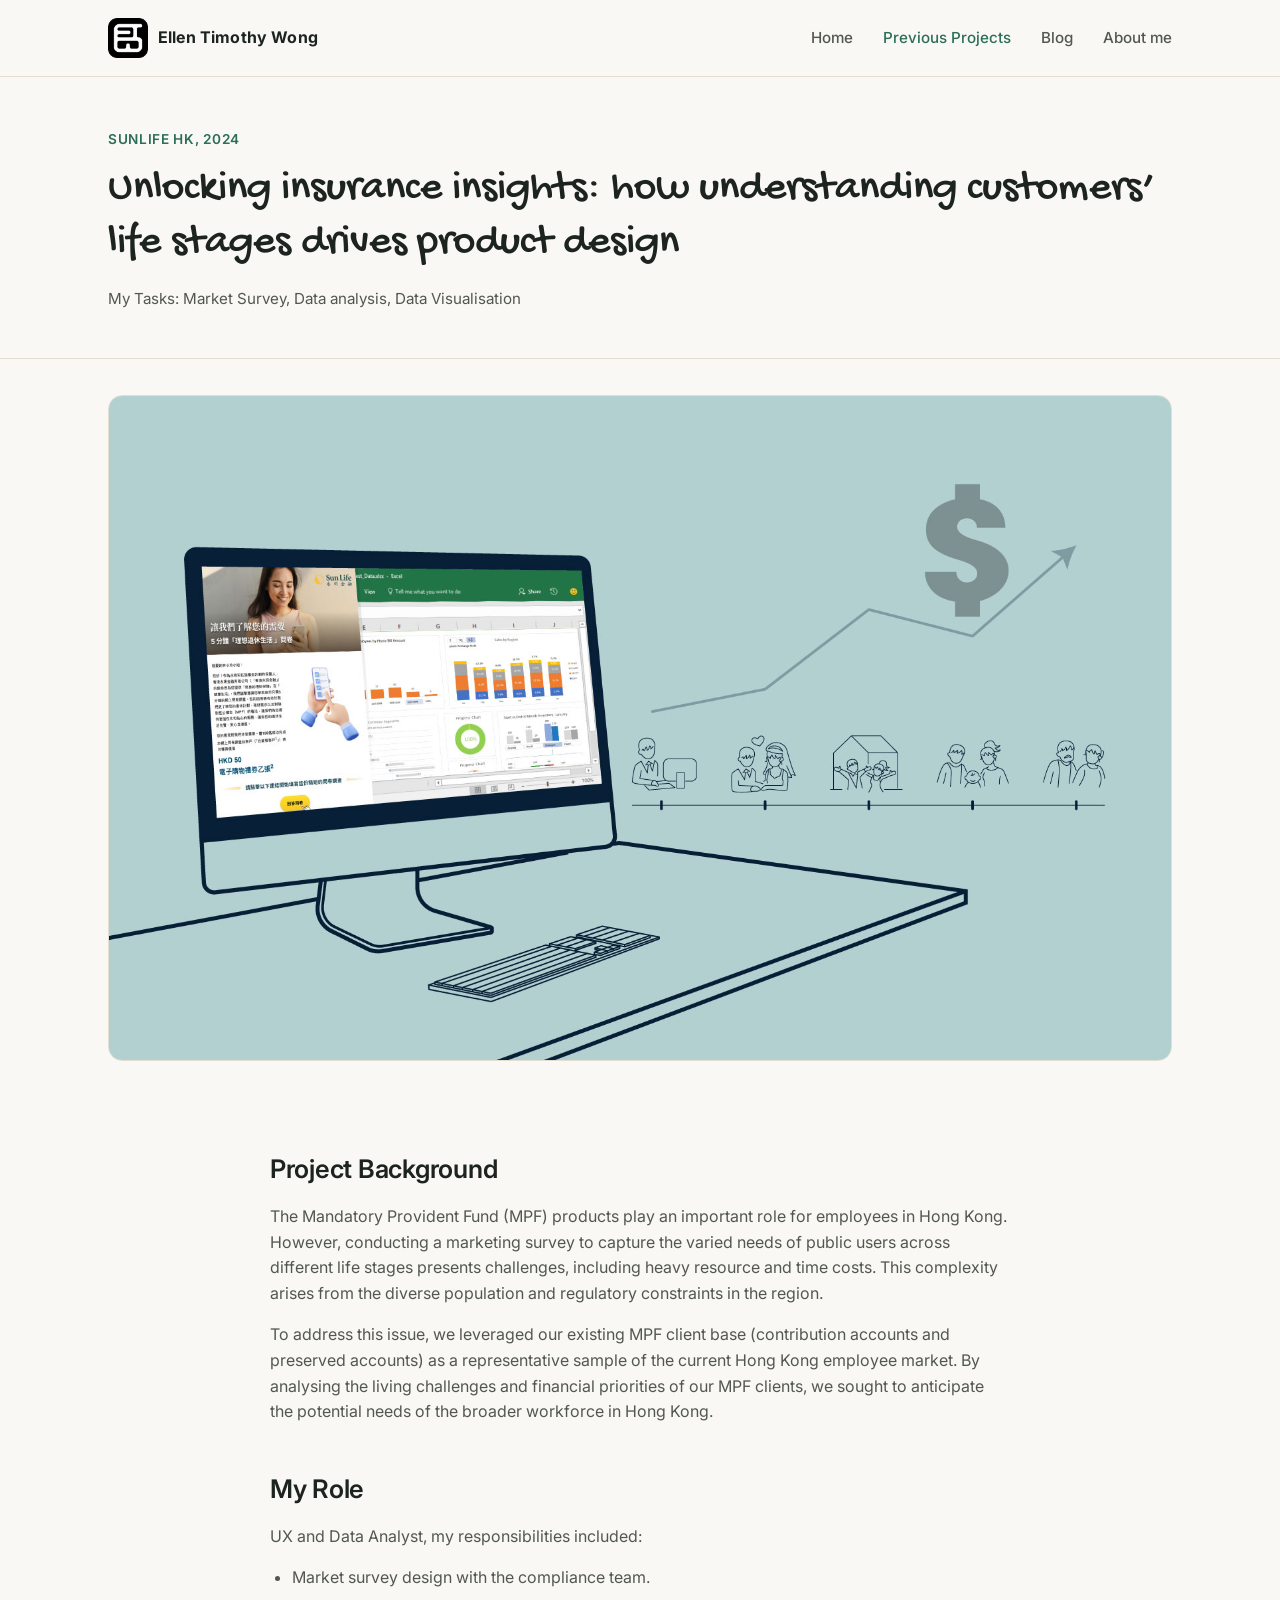
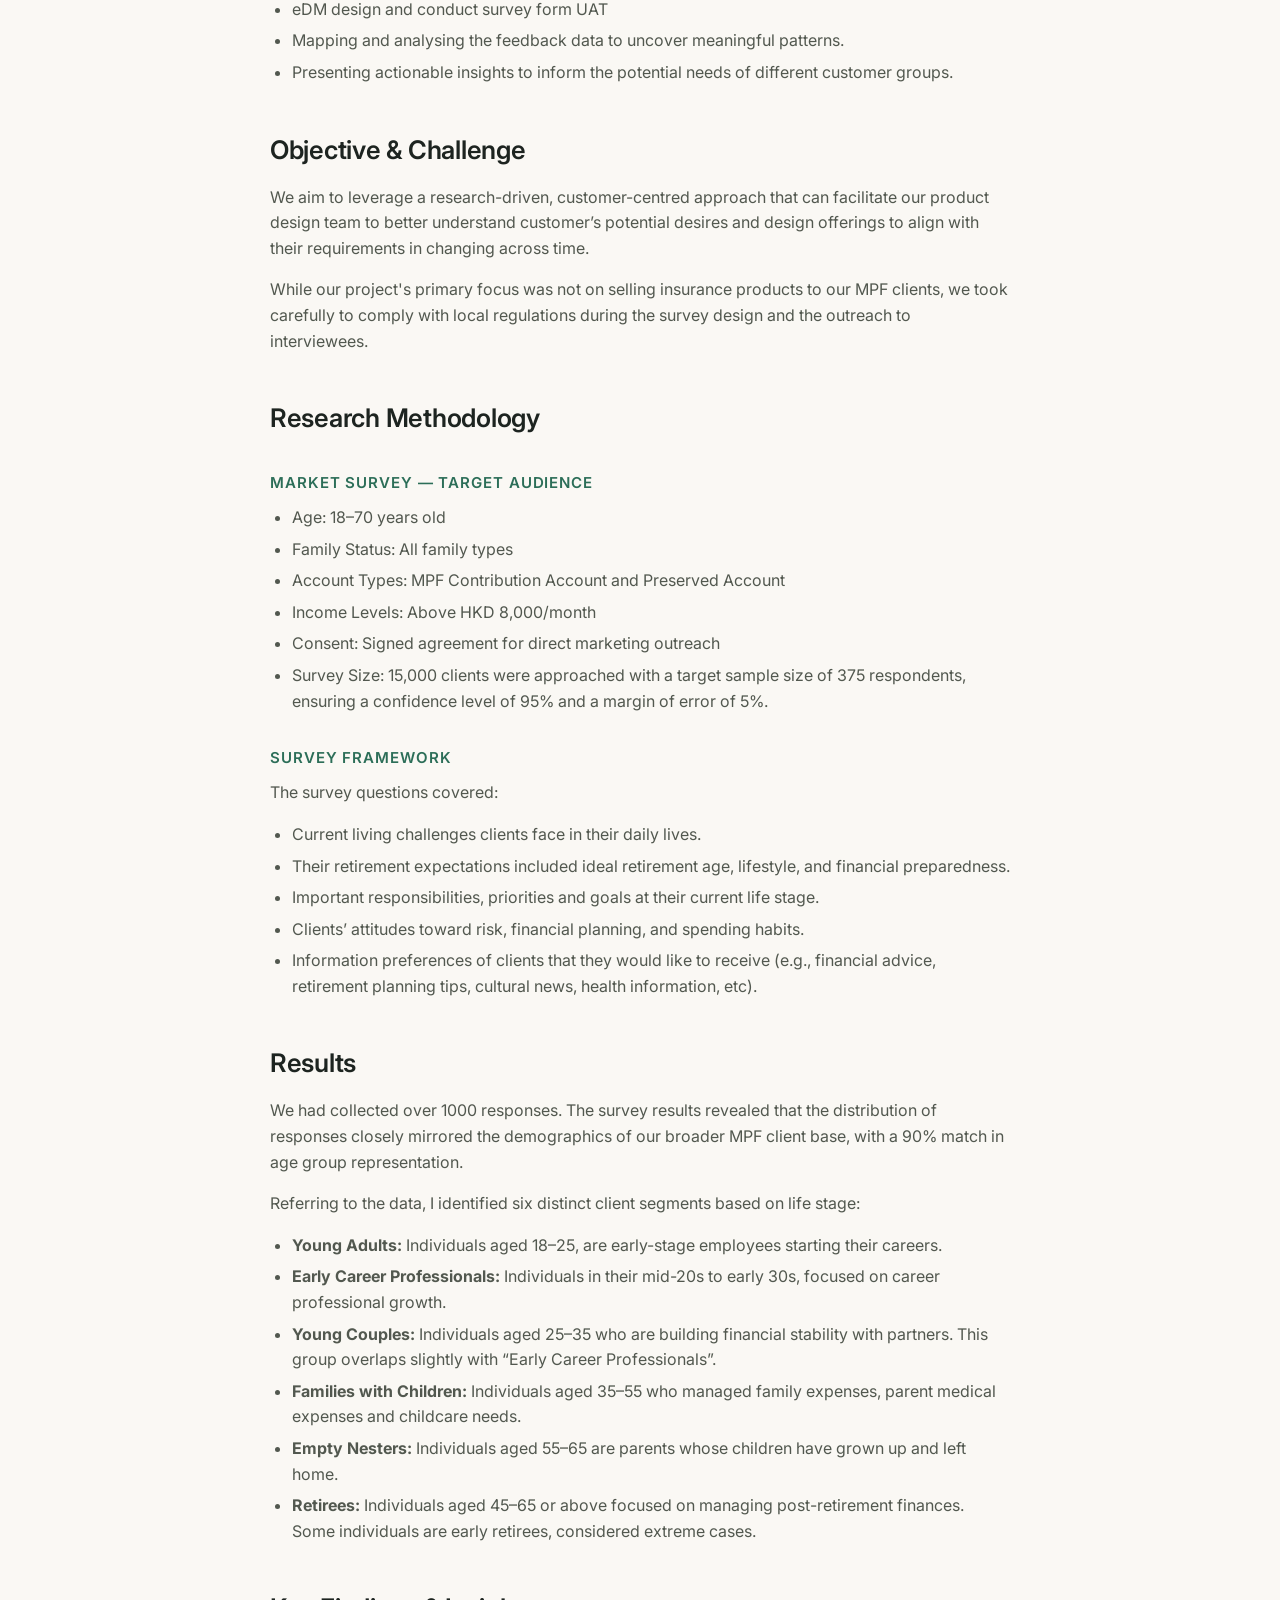
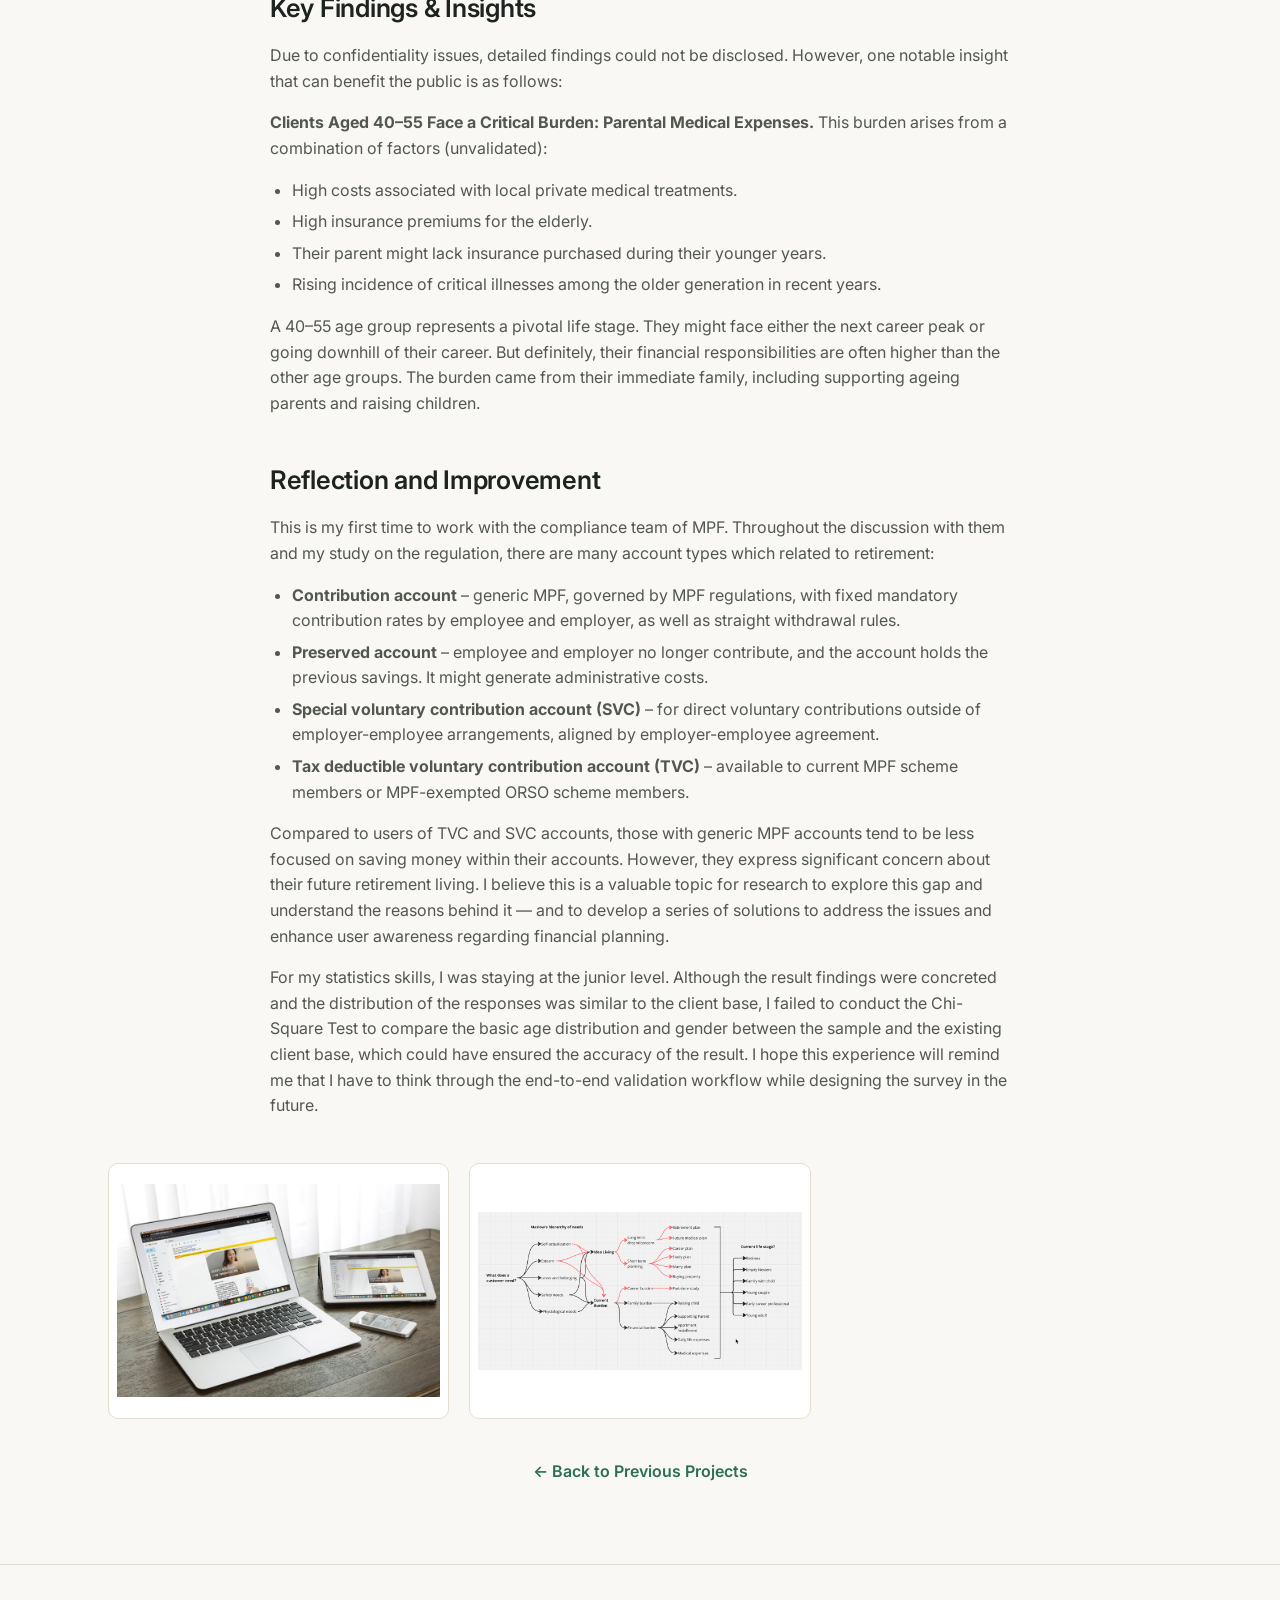
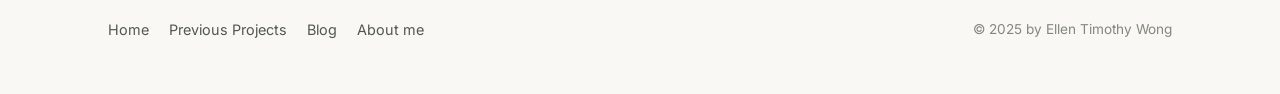
<file: lifestage-study.html>
<!doctype html>
<html lang="en">
<head>
<meta charset="utf-8">
<meta name="viewport" content="width=device-width, initial-scale=1">
<title>Unlocking insurance insights: how understanding customers’ life stages drives product design — Ellen Timothy Wong</title>
<meta name="description" content="Unlocking insurance insights: how understanding customers’ life stages drives product design">
<link rel="icon" href="assets/images/logo/logo.png">
<link rel="preconnect" href="https://fonts.googleapis.com">
<link rel="preconnect" href="https://fonts.gstatic.com" crossorigin>
<link rel="stylesheet" href="https://fonts.googleapis.com/css2?family=DM+Sans:opsz,wght@9..40,400;9..40,500;9..40,700&family=Gochi+Hand&family=Inter:wght@400;500;600;700;800&display=swap">
<link rel="stylesheet" href="styles.css">
</head>
<body>
<header class="site-header">
  <div class="wrap">
    <a class="brand" href="index.html"><img src="assets/images/logo/logo.png" alt=""> Ellen Timothy Wong</a>
    <nav class="main-nav"><ul>
      <li><a href="index.html">Home</a></li>
<li><a href="previous-projects.html" class="active">Previous Projects</a></li>
<li><a href="blog.html">Blog</a></li>
<li><a href="about.html">About me</a></li>

    </ul></nav>
  </div>
</header>

<main>
  <div class="page-header">
    <div class="wrap">
      <div class="client">SunLife HK, 2024</div>
      <h1>Unlocking insurance insights: how understanding customers’ life stages drives product design</h1>
      <p class="tasks">My Tasks: Market Survey, Data analysis, Data Visualisation</p>
    </div>
  </div>
  <div class="center-wrap">
    <div class="hero-image"><img src="assets/images/home/b53f86_f4ecce5132fb4b1a8211e1d4db5365e4.jpg" alt="Unlocking insurance insights: how understanding customers’ life stages drives product design"></div>
  </div>
  <div class="prose">

<h2>Project Background</h2>
<p>The Mandatory Provident Fund (MPF) products play an important role for employees in Hong Kong. However, conducting a marketing survey to capture the varied needs of public users across different life stages presents challenges, including heavy resource and time costs. This complexity arises from the diverse population and regulatory constraints in the region.</p>
<p>To address this issue, we leveraged our existing MPF client base (contribution accounts and preserved accounts) as a representative sample of the current Hong Kong employee market. By analysing the living challenges and financial priorities of our MPF clients, we sought to anticipate the potential needs of the broader workforce in Hong Kong.</p>

<h2>My Role</h2>
<p>UX and Data Analyst, my responsibilities included:</p>
<ul>
<li>Market survey design with the compliance team.</li>
<li>eDM design and conduct survey form UAT</li>
<li>Mapping and analysing the feedback data to uncover meaningful patterns.</li>
<li>Presenting actionable insights to inform the potential needs of different customer groups.</li>
</ul>

<h2>Objective &amp; Challenge</h2>
<p>We aim to leverage a research-driven, customer-centred approach that can facilitate our product design team to better understand customer&rsquo;s potential desires and design offerings to align with their requirements in changing across time.</p>
<p>While our project's primary focus was not on selling insurance products to our MPF clients, we took carefully to comply with local regulations during the survey design and the outreach to interviewees.</p>

<h2>Research Methodology</h2>
<h3>Market Survey — Target Audience</h3>
<ul>
<li>Age: 18–70 years old</li>
<li>Family Status: All family types</li>
<li>Account Types: MPF Contribution Account and Preserved Account</li>
<li>Income Levels: Above HKD 8,000/month</li>
<li>Consent: Signed agreement for direct marketing outreach</li>
<li>Survey Size: 15,000 clients were approached with a target sample size of 375 respondents, ensuring a confidence level of 95% and a margin of error of 5%.</li>
</ul>
<h3>Survey Framework</h3>
<p>The survey questions covered:</p>
<ul>
<li>Current living challenges clients face in their daily lives.</li>
<li>Their retirement expectations included ideal retirement age, lifestyle, and financial preparedness.</li>
<li>Important responsibilities, priorities and goals at their current life stage.</li>
<li>Clients&rsquo; attitudes toward risk, financial planning, and spending habits.</li>
<li>Information preferences of clients that they would like to receive (e.g., financial advice, retirement planning tips, cultural news, health information, etc).</li>
</ul>

<h2>Results</h2>
<p>We had collected over 1000 responses. The survey results revealed that the distribution of responses closely mirrored the demographics of our broader MPF client base, with a 90% match in age group representation.</p>
<p>Referring to the data, I identified six distinct client segments based on life stage:</p>
<ul>
<li><strong>Young Adults:</strong> Individuals aged 18–25, are early-stage employees starting their careers.</li>
<li><strong>Early Career Professionals:</strong> Individuals in their mid-20s to early 30s, focused on career professional growth.</li>
<li><strong>Young Couples:</strong> Individuals aged 25–35 who are building financial stability with partners. This group overlaps slightly with &ldquo;Early Career Professionals&rdquo;.</li>
<li><strong>Families with Children:</strong> Individuals aged 35–55 who managed family expenses, parent medical expenses and childcare needs.</li>
<li><strong>Empty Nesters:</strong> Individuals aged 55–65 are parents whose children have grown up and left home.</li>
<li><strong>Retirees:</strong> Individuals aged 45–65 or above focused on managing post-retirement finances. Some individuals are early retirees, considered extreme cases.</li>
</ul>

<h2>Key Findings &amp; Insights</h2>
<p>Due to confidentiality issues, detailed findings could not be disclosed. However, one notable insight that can benefit the public is as follows:</p>
<p><strong>Clients Aged 40–55 Face a Critical Burden: Parental Medical Expenses.</strong> This burden arises from a combination of factors (unvalidated):</p>
<ul>
<li>High costs associated with local private medical treatments.</li>
<li>High insurance premiums for the elderly.</li>
<li>Their parent might lack insurance purchased during their younger years.</li>
<li>Rising incidence of critical illnesses among the older generation in recent years.</li>
</ul>
<p>A 40–55 age group represents a pivotal life stage. They might face either the next career peak or going downhill of their career. But definitely, their financial responsibilities are often higher than the other age groups. The burden came from their immediate family, including supporting ageing parents and raising children.</p>

<h2>Reflection and Improvement</h2>
<p>This is my first time to work with the compliance team of MPF. Throughout the discussion with them and my study on the regulation, there are many account types which related to retirement:</p>
<ul>
<li><strong>Contribution account</strong> – generic MPF, governed by MPF regulations, with fixed mandatory contribution rates by employee and employer, as well as straight withdrawal rules.</li>
<li><strong>Preserved account</strong> – employee and employer no longer contribute, and the account holds the previous savings. It might generate administrative costs.</li>
<li><strong>Special voluntary contribution account (SVC)</strong> – for direct voluntary contributions outside of employer-employee arrangements, aligned by employer-employee agreement.</li>
<li><strong>Tax deductible voluntary contribution account (TVC)</strong> – available to current MPF scheme members or MPF-exempted ORSO scheme members.</li>
</ul>
<p>Compared to users of TVC and SVC accounts, those with generic MPF accounts tend to be less focused on saving money within their accounts. However, they express significant concern about their future retirement living. I believe this is a valuable topic for research to explore this gap and understand the reasons behind it — and to develop a series of solutions to address the issues and enhance user awareness regarding financial planning.</p>
<p>For my statistics skills, I was staying at the junior level. Although the result findings were concreted and the distribution of the responses was similar to the client base, I failed to conduct the Chi-Square Test to compare the basic age distribution and gender between the sample and the existing client base, which could have ensured the accuracy of the result. I hope this experience will remind me that I have to think through the end-to-end validation workflow while designing the survey in the future.</p>

  </div>
  <div class="gallery">
      <img src="assets/images/lifestage-study/b53f86_42390788339441618300dd4e121aa6ba.jpg" alt="Project visual" loading="lazy">
      <img src="assets/images/lifestage-study/b53f86_a00cd47214504da39eecb9b82fdf6a29.png" alt="Project visual" loading="lazy">
  </div>
  <div class="center-wrap back-row is-spaced">
    <a class="back-link" href="previous-projects.html">&larr; Back to Previous Projects</a>
  </div>
</main>
<footer class="site-footer">
  <div class="wrap">
    <nav><ul><li><a href="index.html">Home</a></li>
<li><a href="previous-projects.html">Previous Projects</a></li>
<li><a href="blog.html">Blog</a></li>
<li><a href="about.html">About me</a></li>
</ul></nav>
    <p class="copy">&copy; 2025 by Ellen Timothy Wong</p>
  </div>
</footer>
</body>
</html>
</file>
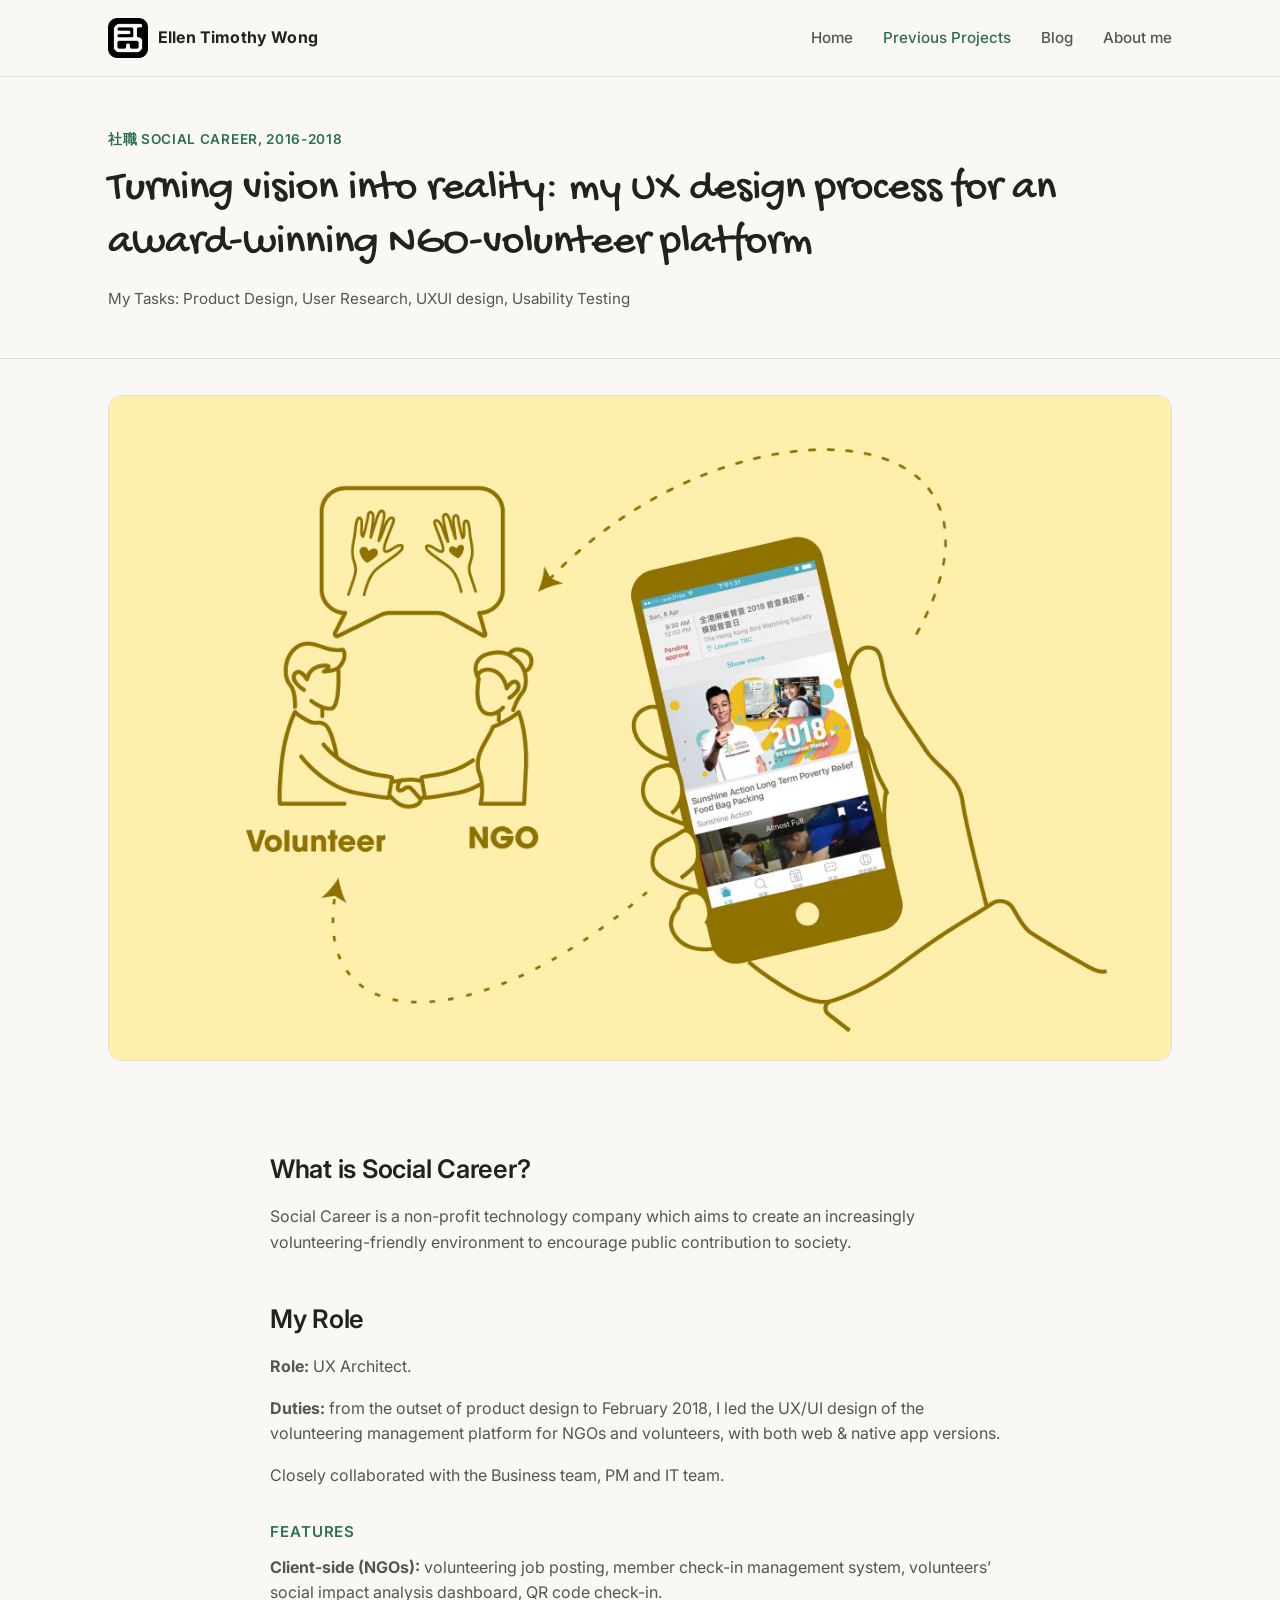
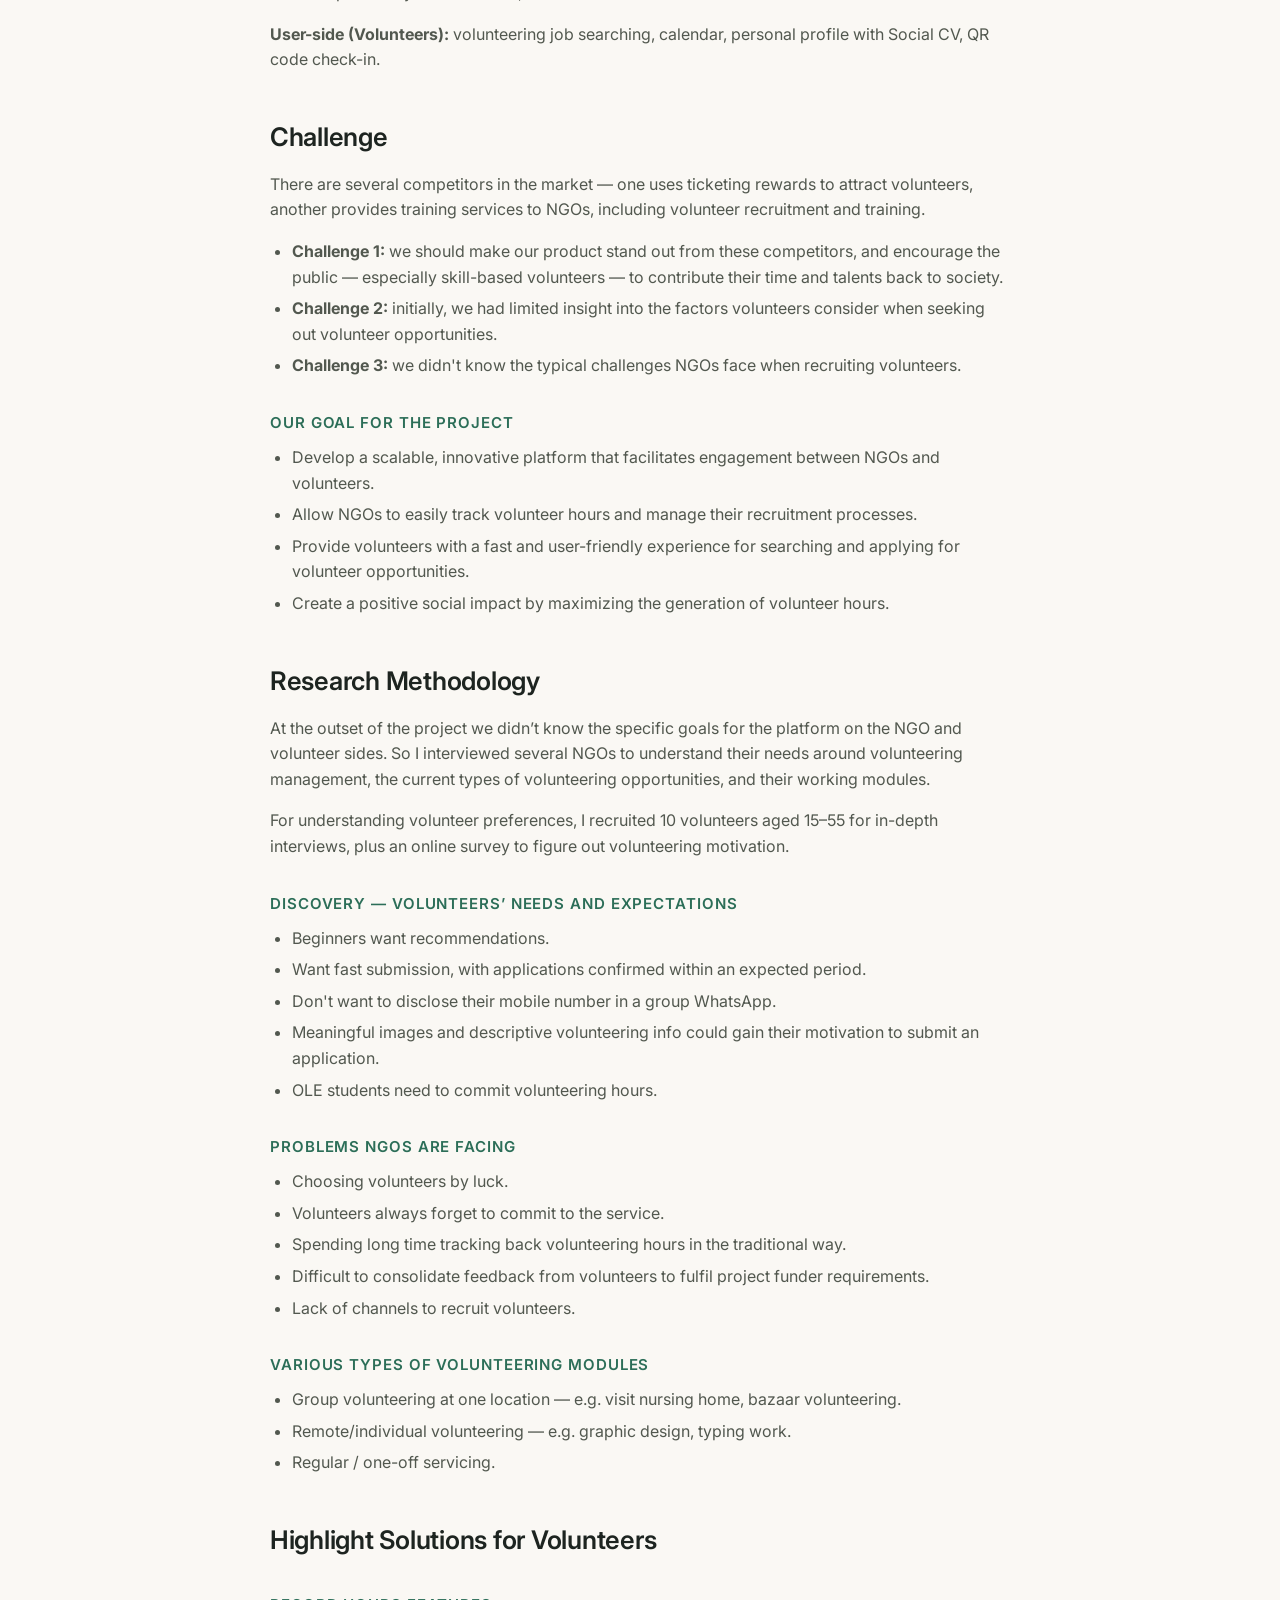
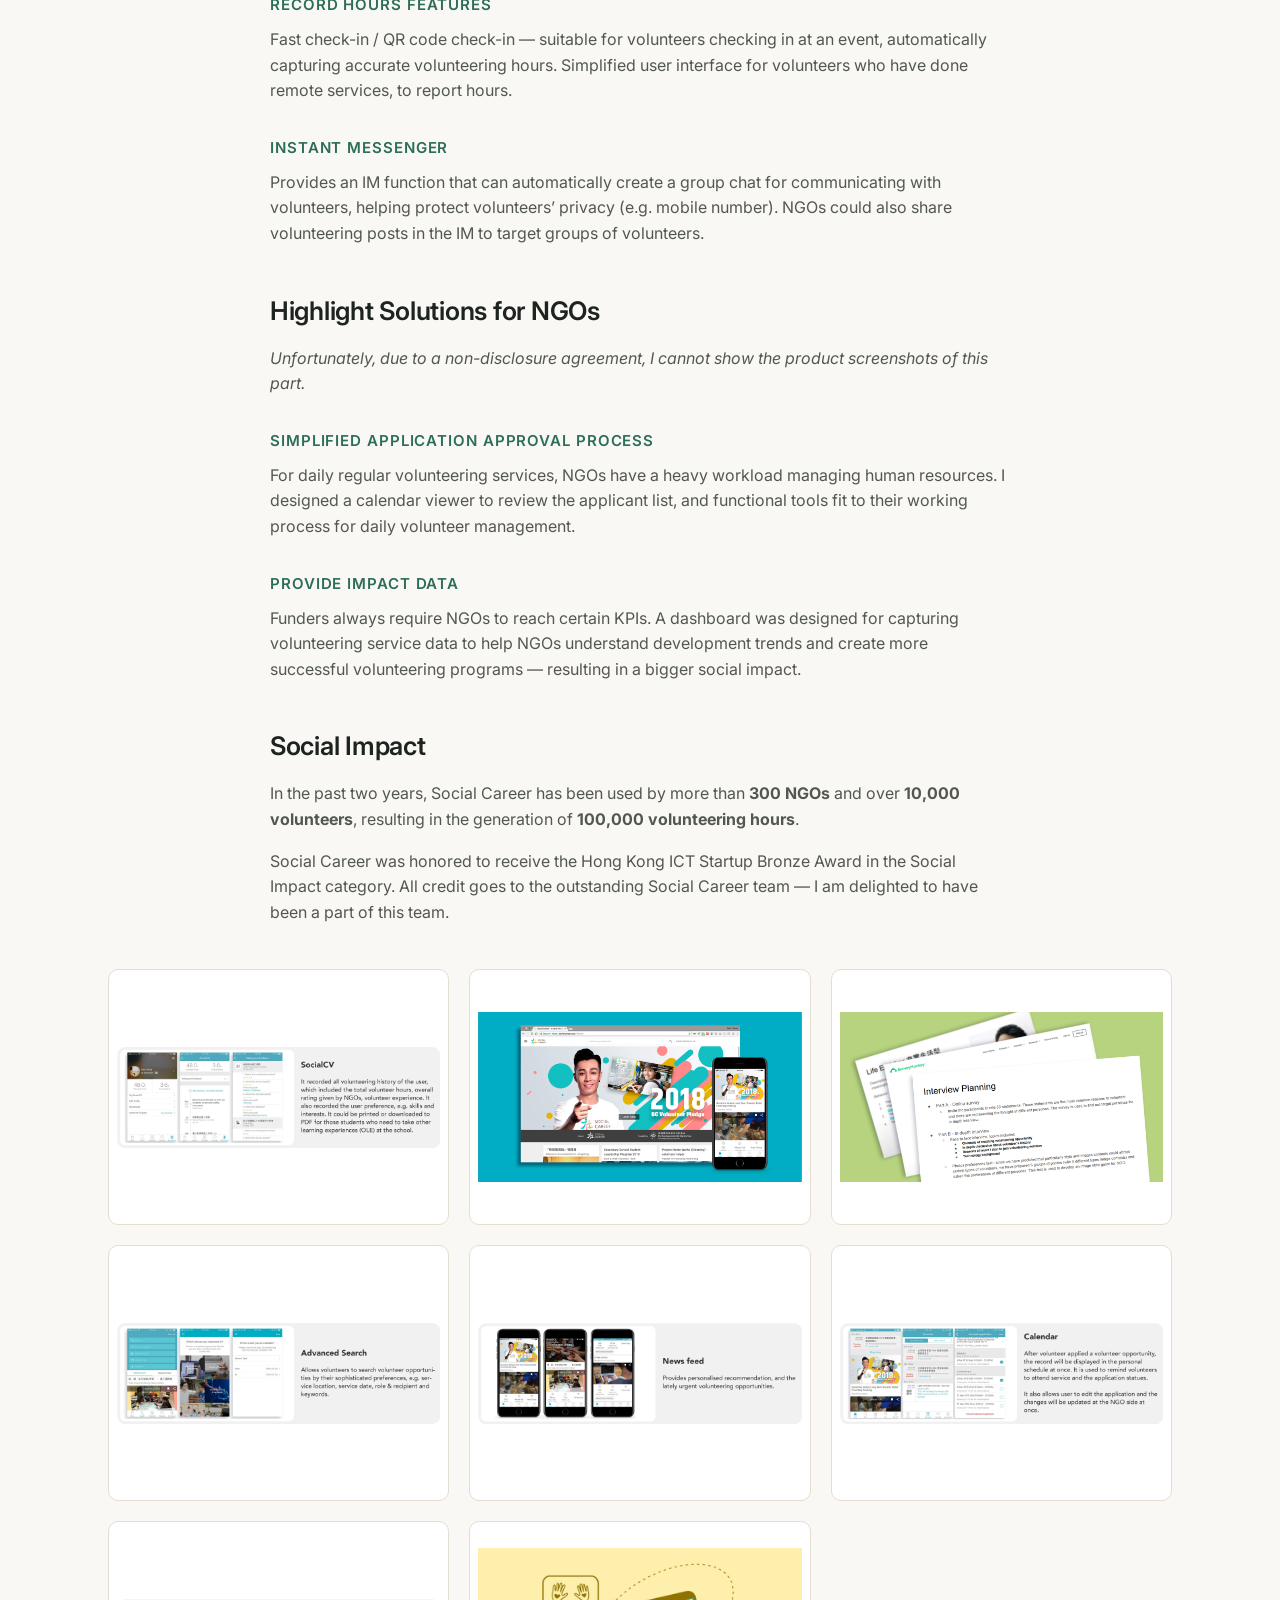
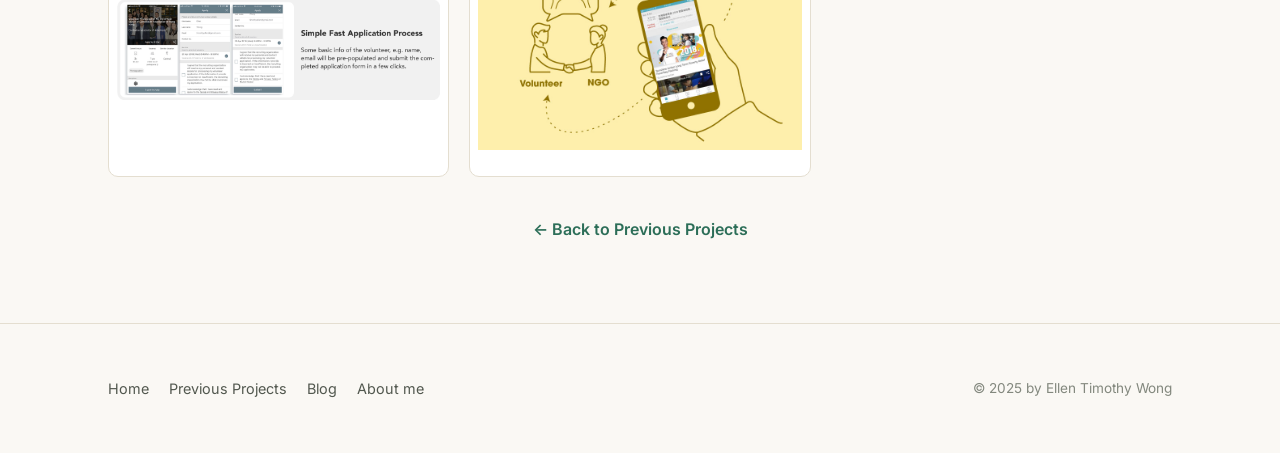
<file: ngo-platform.html>
<!doctype html>
<html lang="en">
<head>
<meta charset="utf-8">
<meta name="viewport" content="width=device-width, initial-scale=1">
<title>Turning vision into reality: my UX design process for an award-winning NGO-volunteer platform — Ellen Timothy Wong</title>
<meta name="description" content="Turning vision into reality: my UX design process for an award-winning NGO-volunteer platform">
<link rel="icon" href="assets/images/logo/logo.png">
<link rel="preconnect" href="https://fonts.googleapis.com">
<link rel="preconnect" href="https://fonts.gstatic.com" crossorigin>
<link rel="stylesheet" href="https://fonts.googleapis.com/css2?family=DM+Sans:opsz,wght@9..40,400;9..40,500;9..40,700&family=Gochi+Hand&family=Inter:wght@400;500;600;700;800&display=swap">
<link rel="stylesheet" href="styles.css">
</head>
<body>
<header class="site-header">
  <div class="wrap">
    <a class="brand" href="index.html"><img src="assets/images/logo/logo.png" alt=""> Ellen Timothy Wong</a>
    <nav class="main-nav"><ul>
      <li><a href="index.html">Home</a></li>
<li><a href="previous-projects.html" class="active">Previous Projects</a></li>
<li><a href="blog.html">Blog</a></li>
<li><a href="about.html">About me</a></li>

    </ul></nav>
  </div>
</header>

<main>
  <div class="page-header">
    <div class="wrap">
      <div class="client">社職 Social Career, 2016-2018</div>
      <h1>Turning vision into reality: my UX design process for an award-winning NGO-volunteer platform</h1>
      <p class="tasks">My Tasks: Product Design, User Research, UXUI design, Usability Testing</p>
    </div>
  </div>
  <div class="center-wrap">
    <div class="hero-image"><img src="assets/images/home/b53f86_af3b51d71f40497d8288a440bbd13c1f.jpg" alt="Turning vision into reality: my UX design process for an award-winning NGO-volunteer platform"></div>
  </div>
  <div class="prose">

<h2>What is Social Career?</h2>
<p>Social Career is a non-profit technology company which aims to create an increasingly volunteering-friendly environment to encourage public contribution to society.</p>

<h2>My Role</h2>
<p><strong>Role:</strong> UX Architect.</p>
<p><strong>Duties:</strong> from the outset of product design to February 2018, I led the UX/UI design of the volunteering management platform for NGOs and volunteers, with both web &amp; native app versions.</p>
<p>Closely collaborated with the Business team, PM and IT team.</p>

<h3>Features</h3>
<p><strong>Client-side (NGOs):</strong> volunteering job posting, member check-in management system, volunteers&rsquo; social impact analysis dashboard, QR code check-in.</p>
<p><strong>User-side (Volunteers):</strong> volunteering job searching, calendar, personal profile with Social CV, QR code check-in.</p>

<h2>Challenge</h2>
<p>There are several competitors in the market — one uses ticketing rewards to attract volunteers, another provides training services to NGOs, including volunteer recruitment and training.</p>
<ul>
<li><strong>Challenge 1:</strong> we should make our product stand out from these competitors, and encourage the public — especially skill-based volunteers — to contribute their time and talents back to society.</li>
<li><strong>Challenge 2:</strong> initially, we had limited insight into the factors volunteers consider when seeking out volunteer opportunities.</li>
<li><strong>Challenge 3:</strong> we didn't know the typical challenges NGOs face when recruiting volunteers.</li>
</ul>

<h3>Our goal for the project</h3>
<ul>
<li>Develop a scalable, innovative platform that facilitates engagement between NGOs and volunteers.</li>
<li>Allow NGOs to easily track volunteer hours and manage their recruitment processes.</li>
<li>Provide volunteers with a fast and user-friendly experience for searching and applying for volunteer opportunities.</li>
<li>Create a positive social impact by maximizing the generation of volunteer hours.</li>
</ul>

<h2>Research Methodology</h2>
<p>At the outset of the project we didn&rsquo;t know the specific goals for the platform on the NGO and volunteer sides. So I interviewed several NGOs to understand their needs around volunteering management, the current types of volunteering opportunities, and their working modules.</p>
<p>For understanding volunteer preferences, I recruited 10 volunteers aged 15–55 for in-depth interviews, plus an online survey to figure out volunteering motivation.</p>

<h3>Discovery — Volunteers&rsquo; needs and expectations</h3>
<ul>
<li>Beginners want recommendations.</li>
<li>Want fast submission, with applications confirmed within an expected period.</li>
<li>Don't want to disclose their mobile number in a group WhatsApp.</li>
<li>Meaningful images and descriptive volunteering info could gain their motivation to submit an application.</li>
<li>OLE students need to commit volunteering hours.</li>
</ul>
<h3>Problems NGOs are facing</h3>
<ul>
<li>Choosing volunteers by luck.</li>
<li>Volunteers always forget to commit to the service.</li>
<li>Spending long time tracking back volunteering hours in the traditional way.</li>
<li>Difficult to consolidate feedback from volunteers to fulfil project funder requirements.</li>
<li>Lack of channels to recruit volunteers.</li>
</ul>
<h3>Various types of volunteering modules</h3>
<ul>
<li>Group volunteering at one location — e.g. visit nursing home, bazaar volunteering.</li>
<li>Remote/individual volunteering — e.g. graphic design, typing work.</li>
<li>Regular / one-off servicing.</li>
</ul>

<h2>Highlight Solutions for Volunteers</h2>
<h3>Record hours features</h3>
<p>Fast check-in / QR code check-in — suitable for volunteers checking in at an event, automatically capturing accurate volunteering hours. Simplified user interface for volunteers who have done remote services, to report hours.</p>
<h3>Instant messenger</h3>
<p>Provides an IM function that can automatically create a group chat for communicating with volunteers, helping protect volunteers&rsquo; privacy (e.g. mobile number). NGOs could also share volunteering posts in the IM to target groups of volunteers.</p>

<h2>Highlight Solutions for NGOs</h2>
<p><em>Unfortunately, due to a non-disclosure agreement, I cannot show the product screenshots of this part.</em></p>
<h3>Simplified application approval process</h3>
<p>For daily regular volunteering services, NGOs have a heavy workload managing human resources. I designed a calendar viewer to review the applicant list, and functional tools fit to their working process for daily volunteer management.</p>
<h3>Provide impact data</h3>
<p>Funders always require NGOs to reach certain KPIs. A dashboard was designed for capturing volunteering service data to help NGOs understand development trends and create more successful volunteering programs — resulting in a bigger social impact.</p>

<h2>Social Impact</h2>
<p>In the past two years, Social Career has been used by more than <strong>300 NGOs</strong> and over <strong>10,000 volunteers</strong>, resulting in the generation of <strong>100,000 volunteering hours</strong>.</p>
<p>Social Career was honored to receive the Hong Kong ICT Startup Bronze Award in the Social Impact category. All credit goes to the outstanding Social Career team — I am delighted to have been a part of this team.</p>

  </div>
  <div class="gallery">
      <img src="assets/images/ngo-platform/b53f86_0abecb6304bf4e618d162e4c5cd2da5f.png" alt="Project visual" loading="lazy">
      <img src="assets/images/ngo-platform/b53f86_189b974bdcd04a7bb95b19cbd472d2dc.jpg" alt="Project visual" loading="lazy">
      <img src="assets/images/ngo-platform/b53f86_2c4be5a0581d451ea3249ff41a998a4d.jpg" alt="Project visual" loading="lazy">
      <img src="assets/images/ngo-platform/b53f86_2c9a684202504f4fb77db4f91ed14b3f.png" alt="Project visual" loading="lazy">
      <img src="assets/images/ngo-platform/b53f86_529d440260d346f1adee27485631db66.png" alt="Project visual" loading="lazy">
      <img src="assets/images/ngo-platform/b53f86_81a8de1d37b54e24811779c4ba7fc889.png" alt="Project visual" loading="lazy">
      <img src="assets/images/ngo-platform/b53f86_a2592b192c49467285fa6326d25afde9.png" alt="Project visual" loading="lazy">
      <img src="assets/images/ngo-platform/b53f86_c60d55e3917e4425b633b72a9fa5d218.jpg" alt="Project visual" loading="lazy">
  </div>
  <div class="center-wrap back-row is-spaced">
    <a class="back-link" href="previous-projects.html">&larr; Back to Previous Projects</a>
  </div>
</main>
<footer class="site-footer">
  <div class="wrap">
    <nav><ul><li><a href="index.html">Home</a></li>
<li><a href="previous-projects.html">Previous Projects</a></li>
<li><a href="blog.html">Blog</a></li>
<li><a href="about.html">About me</a></li>
</ul></nav>
    <p class="copy">&copy; 2025 by Ellen Timothy Wong</p>
  </div>
</footer>
</body>
</html>
</file>
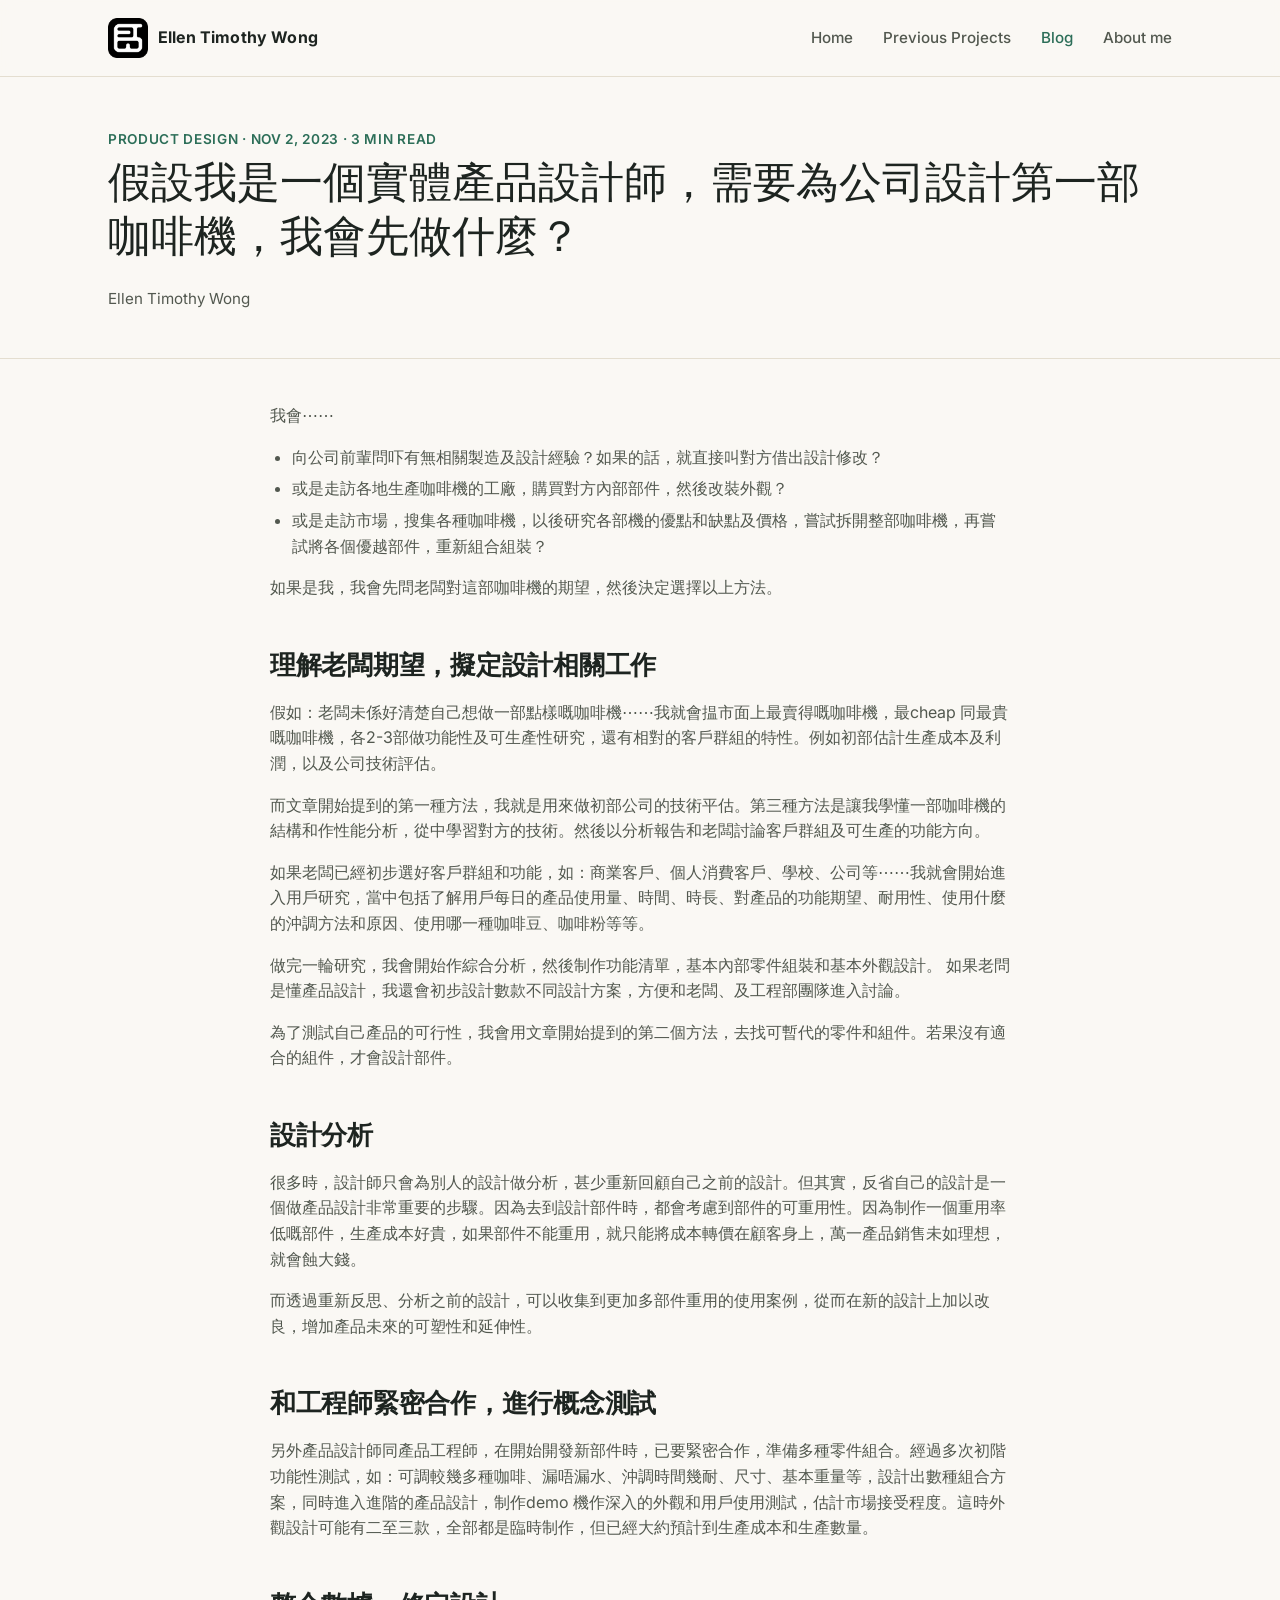
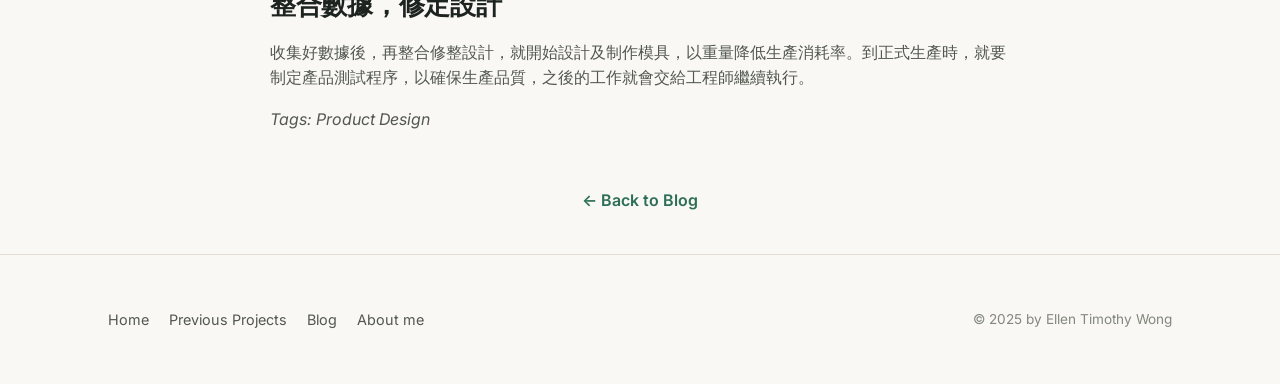
<file: post-coffee-machine.html>
<!doctype html>
<html lang="en">
<head>
<meta charset="utf-8">
<meta name="viewport" content="width=device-width, initial-scale=1">
<title>假設我是一個實體產品設計師，需要為公司設計第一部咖啡機，我會先做什麼？ — Ellen Timothy Wong</title>
<meta name="description" content="假設我是一個實體產品設計師，需要為公司設計第一部咖啡機，我會先做什麼？">
<link rel="icon" href="assets/images/logo/logo.png">
<link rel="preconnect" href="https://fonts.googleapis.com">
<link rel="preconnect" href="https://fonts.gstatic.com" crossorigin>
<link rel="stylesheet" href="https://fonts.googleapis.com/css2?family=DM+Sans:opsz,wght@9..40,400;9..40,500;9..40,700&family=Gochi+Hand&family=Inter:wght@400;500;600;700;800&display=swap">
<link rel="stylesheet" href="styles.css">
</head>
<body>
<header class="site-header">
  <div class="wrap">
    <a class="brand" href="index.html"><img src="assets/images/logo/logo.png" alt=""> Ellen Timothy Wong</a>
    <nav class="main-nav"><ul>
      <li><a href="index.html">Home</a></li>
<li><a href="previous-projects.html">Previous Projects</a></li>
<li><a href="blog.html" class="active">Blog</a></li>
<li><a href="about.html">About me</a></li>

    </ul></nav>
  </div>
</header>

<main>
  <div class="page-header">
    <div class="wrap">
      <div class="client">Product Design &middot; Nov 2, 2023 &middot; 3 min read</div>
      <h1>假設我是一個實體產品設計師，需要為公司設計第一部咖啡機，我會先做什麼？</h1>
      <p class="tasks">Ellen Timothy Wong</p>
    </div>
  </div>
  <div class="center-wrap"></div>
  <div class="prose">

<p>我會⋯⋯</p>
<ul>
<li>向公司前輩問吓有無相關製造及設計經驗？如果的話，就直接叫對方借出設計修改？</li>
<li>或是走訪各地生產咖啡機的工廠，購買對方內部部件，然後改裝外觀？</li>
<li>或是走訪市場，搜集各種咖啡機，以後研究各部機的優點和缺點及價格，嘗試拆開整部咖啡機，再嘗試將各個優越部件，重新組合組裝？</li>
</ul>
<p>如果是我，我會先問老闆對這部咖啡機的期望，然後決定選擇以上方法。</p>

<h2>理解老闆期望，擬定設計相關工作</h2>
<p>假如：老闆未係好清楚自己想做一部點樣嘅咖啡機⋯⋯我就會揾市面上最賣得嘅咖啡機，最cheap 同最貴嘅咖啡機，各2-3部做功能性及可生產性研究，還有相對的客戶群組的特性。例如初部估計生產成本及利潤，以及公司技術評估。</p>
<p>而文章開始提到的第一種方法，我就是用來做初部公司的技術平估。第三種方法是讓我學懂一部咖啡機的結構和作性能分析，從中學習對方的技術。然後以分析報告和老闆討論客戶群組及可生產的功能方向。</p>
<p>如果老闆已經初步選好客戶群組和功能，如：商業客戶、個人消費客戶、學校、公司等⋯⋯我就會開始進入用戶研究，當中包括了解用戶每日的產品使用量、時間、時長、對產品的功能期望、耐用性、使用什麼的沖調方法和原因、使用哪一種咖啡豆、咖啡粉等等。</p>
<p>做完一輪研究，我會開始作綜合分析，然後制作功能清單，基本內部零件組裝和基本外觀設計。 如果老問是懂產品設計，我還會初步設計數款不同設計方案，方便和老闆、及工程部團隊進入討論。</p>
<p>為了測試自己產品的可行性，我會用文章開始提到的第二個方法，去找可暫代的零件和組件。若果沒有適合的組件，才會設計部件。</p>

<h2>設計分析</h2>
<p>很多時，設計師只會為別人的設計做分析，甚少重新回顧自己之前的設計。但其實，反省自己的設計是一個做產品設計非常重要的步驟。因為去到設計部件時，都會考慮到部件的可重用性。因為制作一個重用率低嘅部件，生產成本好貴，如果部件不能重用，就只能將成本轉價在顧客身上，萬一產品銷售未如理想，就會蝕大錢。</p>
<p>而透過重新反思、分析之前的設計，可以收集到更加多部件重用的使用案例，從而在新的設計上加以改良，增加產品未來的可塑性和延伸性。</p>

<h2>和工程師緊密合作，進行概念測試</h2>
<p>另外產品設計師同產品工程師，在開始開發新部件時，已要緊密合作，準備多種零件組合。經過多次初階功能性測試，如：可調較幾多種咖啡、漏唔漏水、沖調時間幾耐、尺寸、基本重量等，設計出數種組合方案，同時進入進階的產品設計，制作demo 機作深入的外觀和用戶使用測試，估計市場接受程度。這時外觀設計可能有二至三款，全部都是臨時制作，但已經大約預計到生產成本和生產數量。</p>

<h2>整合數據，修定設計</h2>
<p>收集好數據後，再整合修整設計，就開始設計及制作模具，以重量降低生產消耗率。到正式生產時，就要制定產品測試程序，以確保生產品質，之後的工作就會交給工程師繼續執行。</p>
<p><em>Tags: Product Design</em></p>

  </div>
  <div class="center-wrap back-row">
    <a class="back-link" href="blog.html">&larr; Back to Blog</a>
  </div>
</main>
<footer class="site-footer">
  <div class="wrap">
    <nav><ul><li><a href="index.html">Home</a></li>
<li><a href="previous-projects.html">Previous Projects</a></li>
<li><a href="blog.html">Blog</a></li>
<li><a href="about.html">About me</a></li>
</ul></nav>
    <p class="copy">&copy; 2025 by Ellen Timothy Wong</p>
  </div>
</footer>
</body>
</html>
</file>
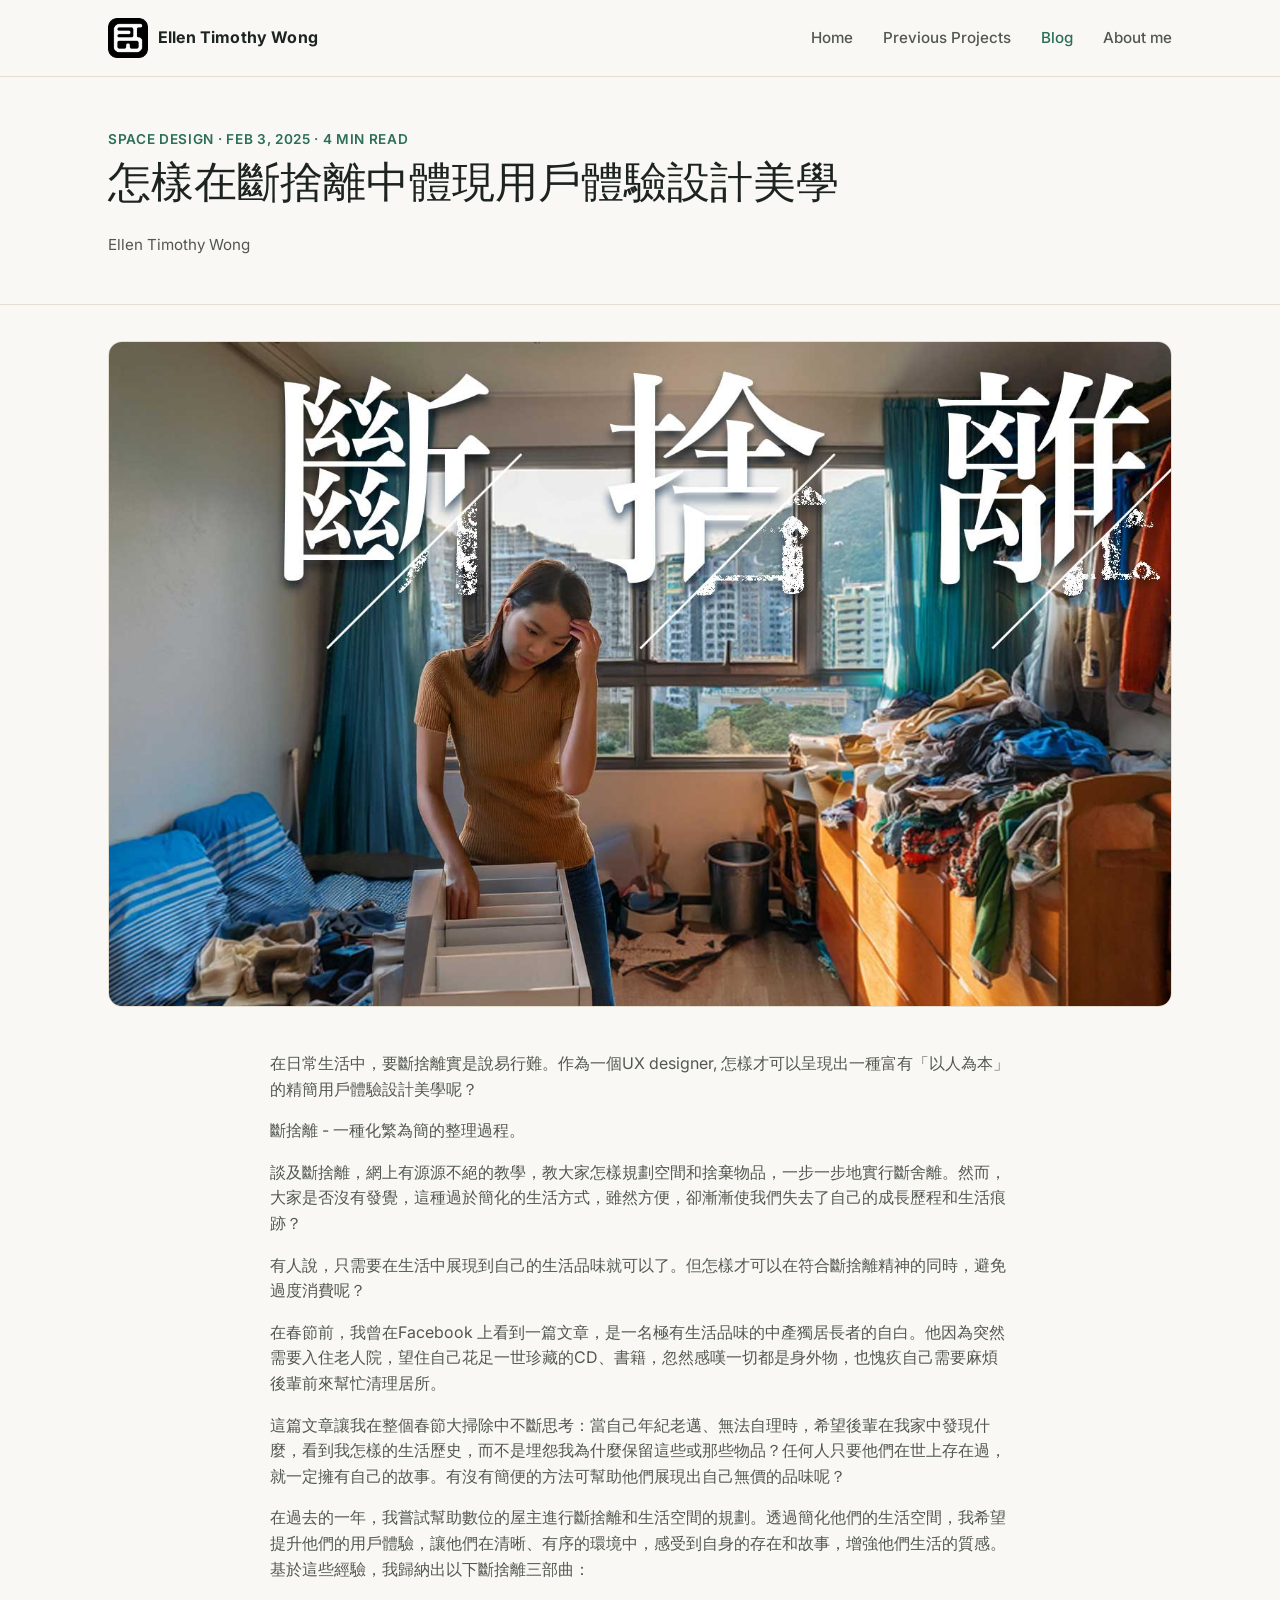
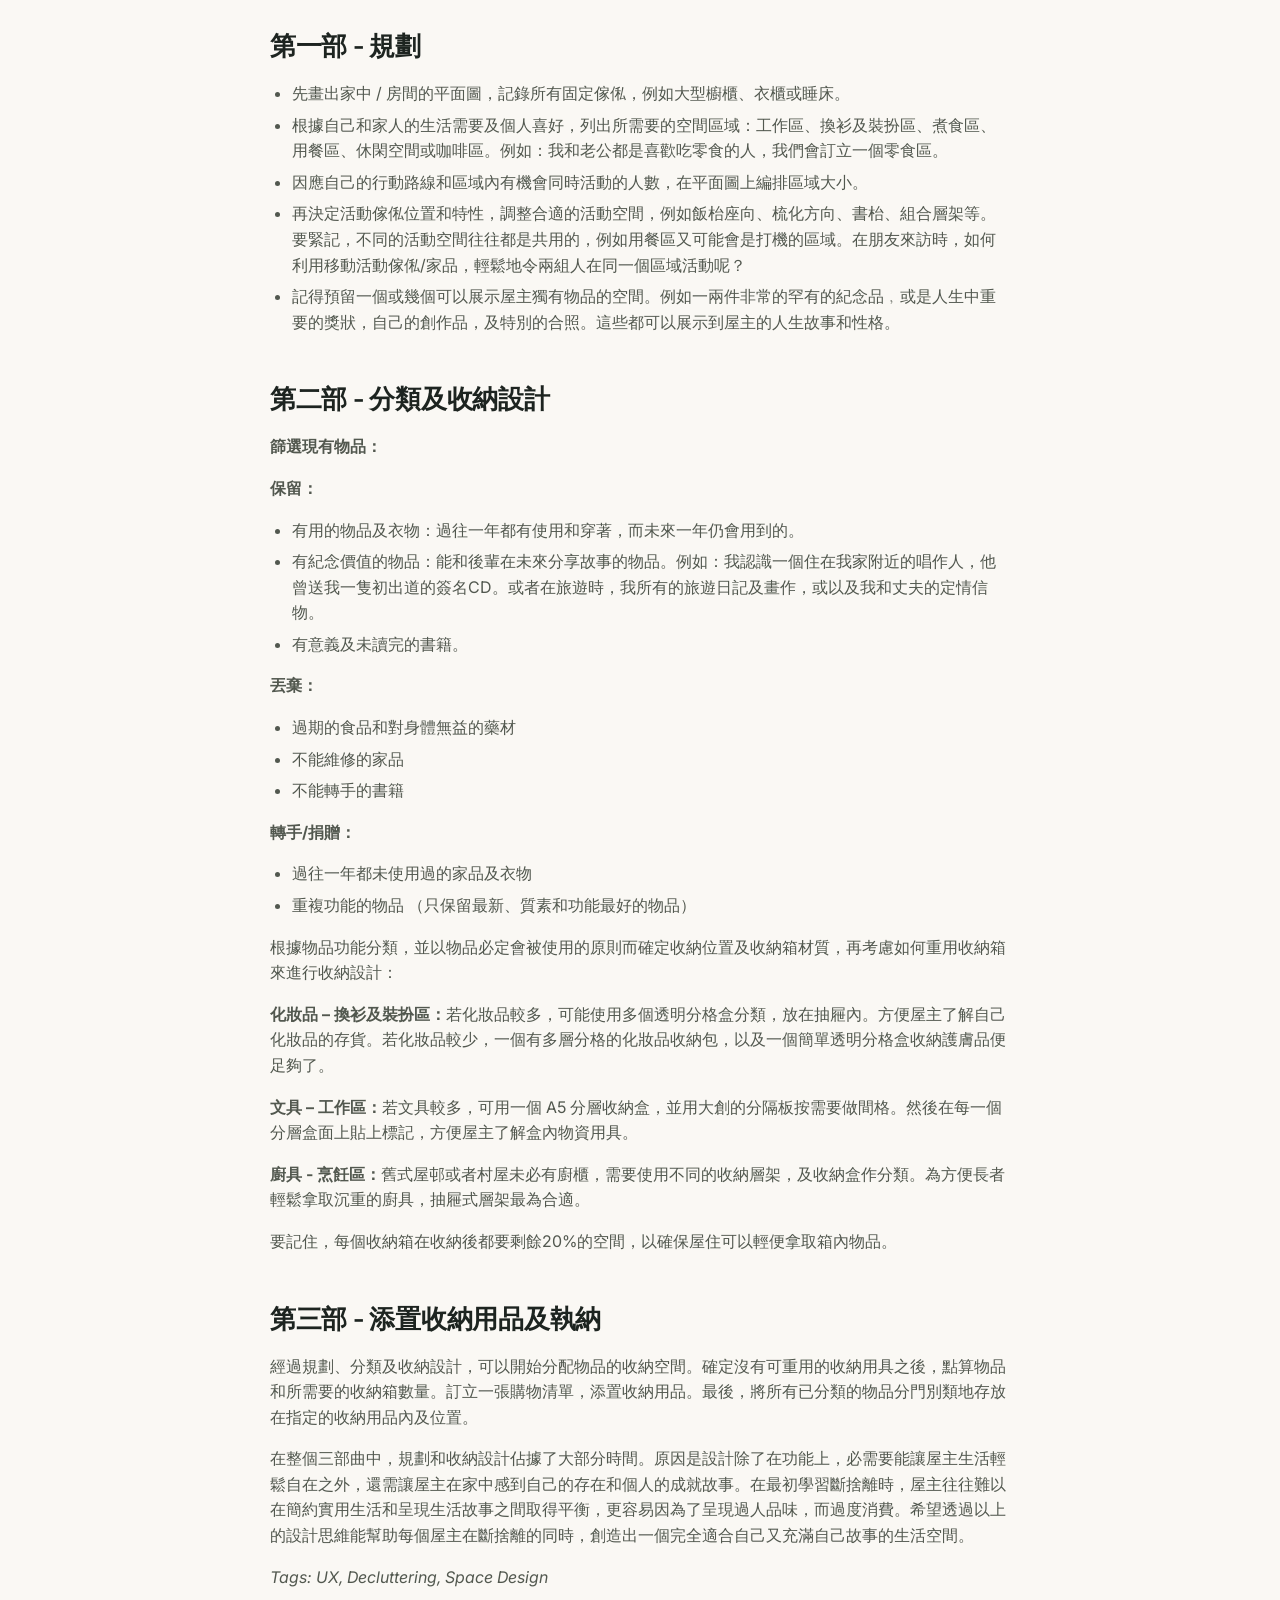
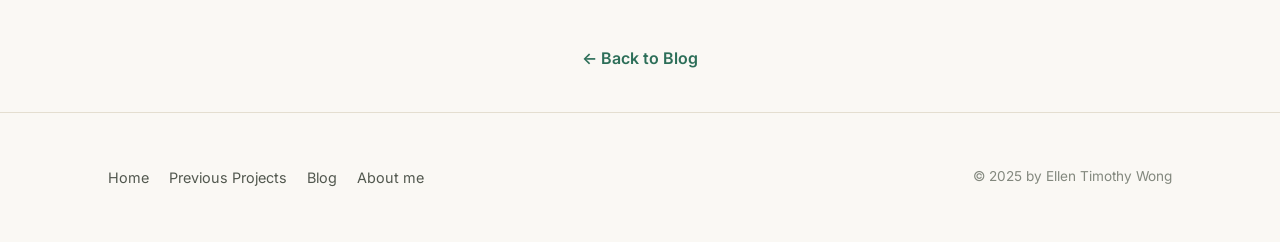
<file: post-declutter-ux.html>
<!doctype html>
<html lang="en">
<head>
<meta charset="utf-8">
<meta name="viewport" content="width=device-width, initial-scale=1">
<title>怎樣在斷捨離中體現用戶體驗設計美學 — Ellen Timothy Wong</title>
<meta name="description" content="怎樣在斷捨離中體現用戶體驗設計美學">
<link rel="icon" href="assets/images/logo/logo.png">
<link rel="preconnect" href="https://fonts.googleapis.com">
<link rel="preconnect" href="https://fonts.gstatic.com" crossorigin>
<link rel="stylesheet" href="https://fonts.googleapis.com/css2?family=DM+Sans:opsz,wght@9..40,400;9..40,500;9..40,700&family=Gochi+Hand&family=Inter:wght@400;500;600;700;800&display=swap">
<link rel="stylesheet" href="styles.css">
</head>
<body>
<header class="site-header">
  <div class="wrap">
    <a class="brand" href="index.html"><img src="assets/images/logo/logo.png" alt=""> Ellen Timothy Wong</a>
    <nav class="main-nav"><ul>
      <li><a href="index.html">Home</a></li>
<li><a href="previous-projects.html">Previous Projects</a></li>
<li><a href="blog.html" class="active">Blog</a></li>
<li><a href="about.html">About me</a></li>

    </ul></nav>
  </div>
</header>

<main>
  <div class="page-header">
    <div class="wrap">
      <div class="client">Space Design &middot; Feb 3, 2025 &middot; 4 min read</div>
      <h1>怎樣在斷捨離中體現用戶體驗設計美學</h1>
      <p class="tasks">Ellen Timothy Wong</p>
    </div>
  </div>
  <div class="center-wrap"><div class="hero-image"><img src="assets/images/blog/b53f86_0dd4e4e46c8d4a4e9a5aa4cfa346663a.jpg" alt="怎樣在斷捨離中體現用戶體驗設計美學"></div></div>
  <div class="prose">

<p>在日常生活中，要斷捨離實是說易行難。作為一個UX designer, 怎樣才可以呈現出一種富有「以人為本」的精簡用戶體驗設計美學呢？</p>
<p>斷捨離 - 一種化繁為簡的整理過程。</p>
<p>談及斷捨離，網上有源源不絕的教學，教大家怎樣規劃空間和捨棄物品，一步一步地實行斷舍離。然而，大家是否沒有發覺，這種過於簡化的生活方式，雖然方便，卻漸漸使我們失去了自己的成長歷程和生活痕跡？</p>
<p>有人說，只需要在生活中展現到自己的生活品味就可以了。但怎樣才可以在符合斷捨離精神的同時，避免過度消費呢？</p>
<p>在春節前，我曾在Facebook 上看到一篇文章，是一名極有生活品味的中產獨居長者的自白。他因為突然需要入住老人院，望住自己花足一世珍藏的CD、書籍，忽然感嘆一切都是身外物，也愧疚自己需要麻煩後輩前來幫忙清理居所。</p>
<p>這篇文章讓我在整個春節大掃除中不斷思考：當自己年紀老邁、無法自理時，希望後輩在我家中發現什麼，看到我怎樣的生活歷史，而不是埋怨我為什麼保留這些或那些物品？任何人只要他們在世上存在過，就一定擁有自己的故事。有沒有簡便的方法可幫助他們展現出自己無價的品味呢？</p>
<p>在過去的一年，我嘗試幫助數位的屋主進行斷捨離和生活空間的規劃。透過簡化他們的生活空間，我希望提升他們的用戶體驗，讓他們在清晰、有序的環境中，感受到自身的存在和故事，增強他們生活的質感。基於這些經驗，我歸納出以下斷捨離三部曲：</p>

<h2>第一部 - 規劃</h2>
<ul>
<li>先畫出家中 / 房間的平面圖，記錄所有固定傢俬，例如大型櫥櫃、衣櫃或睡床。</li>
<li>根據自己和家人的生活需要及個人喜好，列出所需要的空間區域：工作區、換衫及裝扮區、煮食區、用餐區、休閑空間或咖啡區。例如：我和老公都是喜歡吃零食的人，我們會訂立一個零食區。</li>
<li>因應自己的行動路線和區域內有機會同時活動的人數，在平面圖上編排區域大小。</li>
<li>再決定活動傢俬位置和特性，調整合適的活動空間，例如飯枱座向、梳化方向、書枱、組合層架等。要緊記，不同的活動空間往往都是共用的，例如用餐區又可能會是打機的區域。在朋友來訪時，如何利用移動活動傢俬/家品，輕鬆地令兩組人在同一個區域活動呢？</li>
<li>記得預留一個或幾個可以展示屋主獨有物品的空間。例如一兩件非常的罕有的紀念品﹐或是人生中重要的獎狀，自己的創作品，及特別的合照。這些都可以展示到屋主的人生故事和性格。</li>
</ul>

<h2>第二部 - 分類及收納設計</h2>
<p><strong>篩選現有物品：</strong></p>
<p><strong>保留：</strong></p>
<ul>
<li>有用的物品及衣物：過往一年都有使用和穿著，而未來一年仍會用到的。</li>
<li>有紀念價值的物品：能和後輩在未來分享故事的物品。例如：我認識一個住在我家附近的唱作人，他曾送我一隻初出道的簽名CD。或者在旅遊時，我所有的旅遊日記及畫作，或以及我和丈夫的定情信物。</li>
<li>有意義及未讀完的書籍。</li>
</ul>
<p><strong>丟棄：</strong></p>
<ul>
<li>過期的食品和對身體無益的藥材</li>
<li>不能維修的家品</li>
<li>不能轉手的書籍</li>
</ul>
<p><strong>轉手/捐贈：</strong></p>
<ul>
<li>過往一年都未使用過的家品及衣物</li>
<li>重複功能的物品 （只保留最新、質素和功能最好的物品）</li>
</ul>
<p>根據物品功能分類，並以物品必定會被使用的原則而確定收納位置及收納箱材質，再考慮如何重用收納箱來進行收納設計：</p>
<p><strong>化妝品 – 換衫及裝扮區：</strong>若化妝品較多，可能使用多個透明分格盒分類，放在抽屜內。方便屋主了解自己化妝品的存貨。若化妝品較少，一個有多層分格的化妝品收納包，以及一個簡單透明分格盒收納護膚品便足夠了。</p>
<p><strong>文具 – 工作區：</strong>若文具較多，可用一個 A5 分層收納盒，並用大創的分隔板按需要做間格。然後在每一個分層盒面上貼上標記，方便屋主了解盒內物資用具。</p>
<p><strong>廚具 - 烹飪區：</strong>舊式屋邨或者村屋未必有廚櫃，需要使用不同的收納層架，及收納盒作分類。為方便長者輕鬆拿取沉重的廚具，抽屜式層架最為合適。</p>
<p>要記住，每個收納箱在收納後都要剩餘20%的空間，以確保屋住可以輕便拿取箱內物品。</p>

<h2>第三部 - 添置收納用品及執納</h2>
<p>經過規劃、分類及收納設計，可以開始分配物品的收納空間。確定沒有可重用的收納用具之後，點算物品和所需要的收納箱數量。訂立一張購物清單，添置收納用品。最後，將所有已分類的物品分門別類地存放在指定的收納用品內及位置。</p>
<p>在整個三部曲中，規劃和收納設計佔據了大部分時間。原因是設計除了在功能上，必需要能讓屋主生活輕鬆自在之外，還需讓屋主在家中感到自己的存在和個人的成就故事。在最初學習斷捨離時，屋主往往難以在簡約實用生活和呈現生活故事之間取得平衡，更容易因為了呈現過人品味，而過度消費。希望透過以上的設計思維能幫助每個屋主在斷捨離的同時，創造出一個完全適合自己又充滿自己故事的生活空間。</p>
<p><em>Tags: UX, Decluttering, Space Design</em></p>

  </div>
  <div class="center-wrap back-row">
    <a class="back-link" href="blog.html">&larr; Back to Blog</a>
  </div>
</main>
<footer class="site-footer">
  <div class="wrap">
    <nav><ul><li><a href="index.html">Home</a></li>
<li><a href="previous-projects.html">Previous Projects</a></li>
<li><a href="blog.html">Blog</a></li>
<li><a href="about.html">About me</a></li>
</ul></nav>
    <p class="copy">&copy; 2025 by Ellen Timothy Wong</p>
  </div>
</footer>
</body>
</html>
</file>
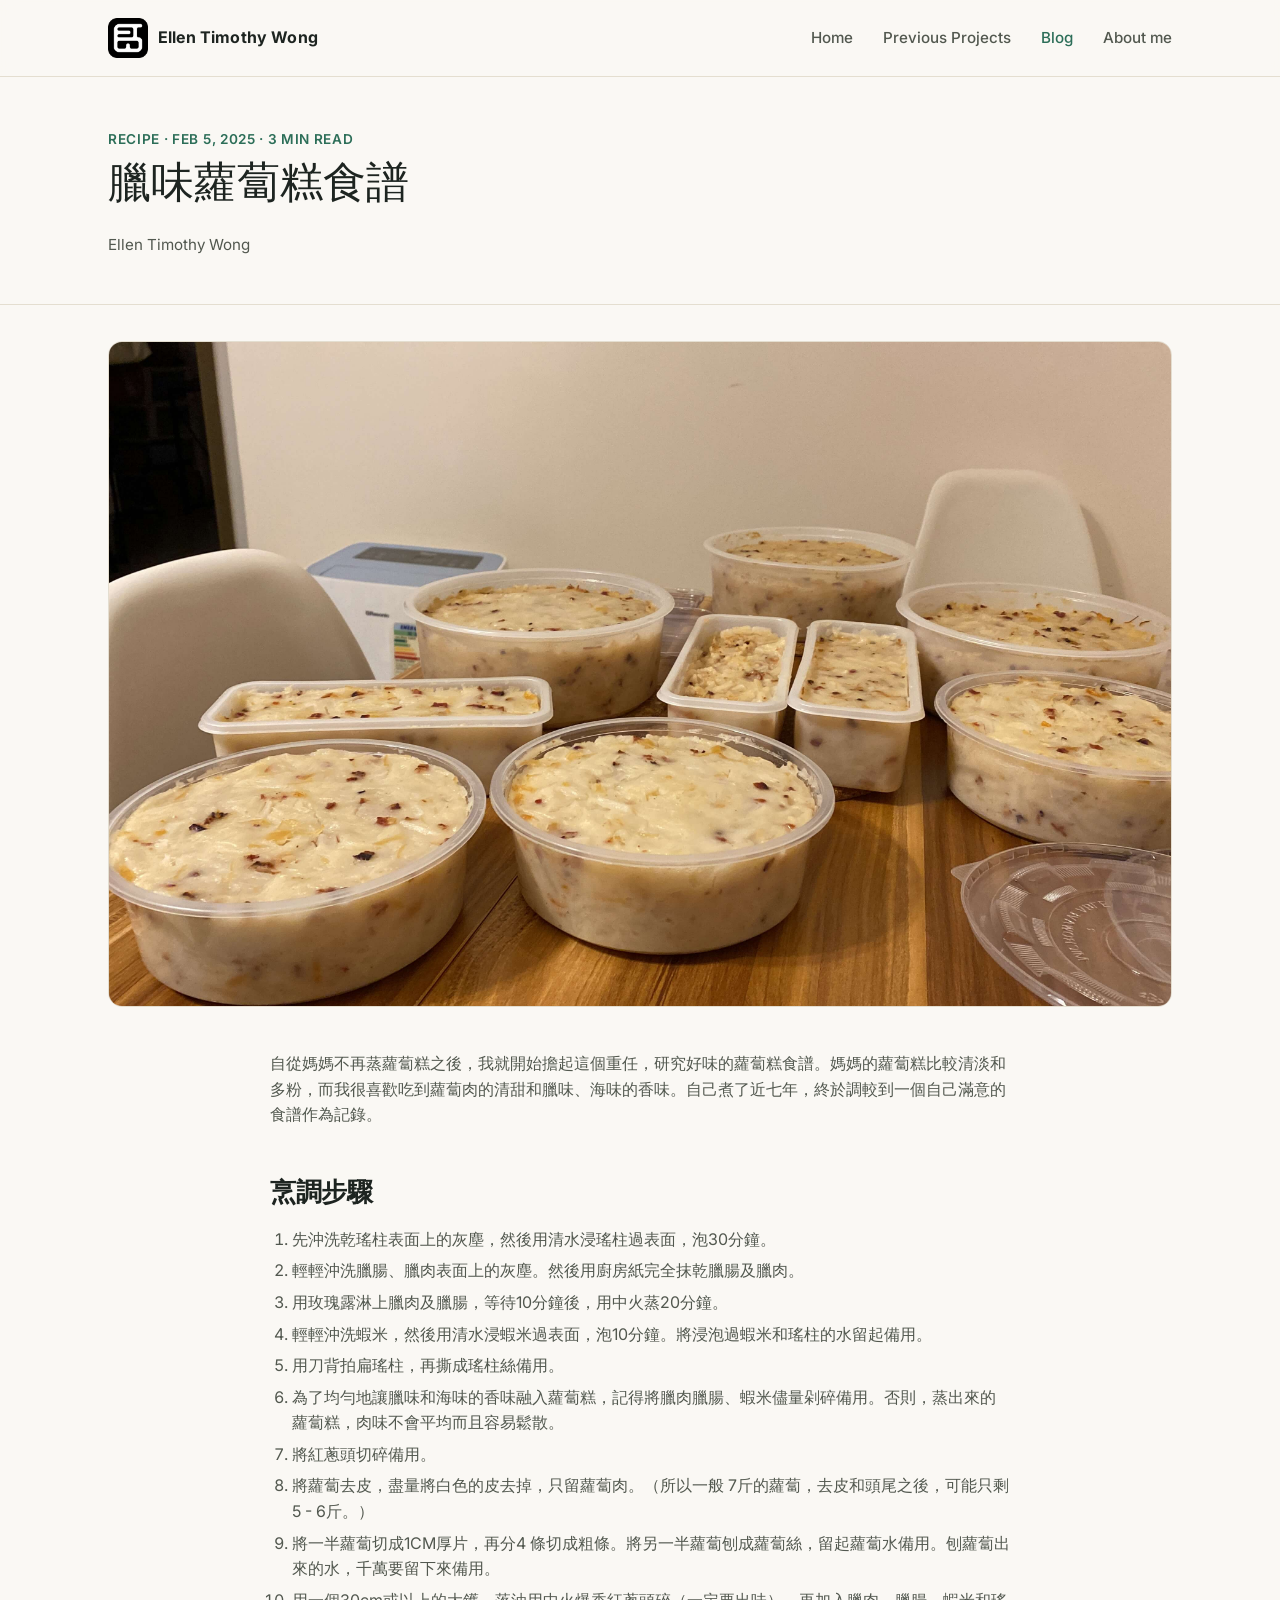
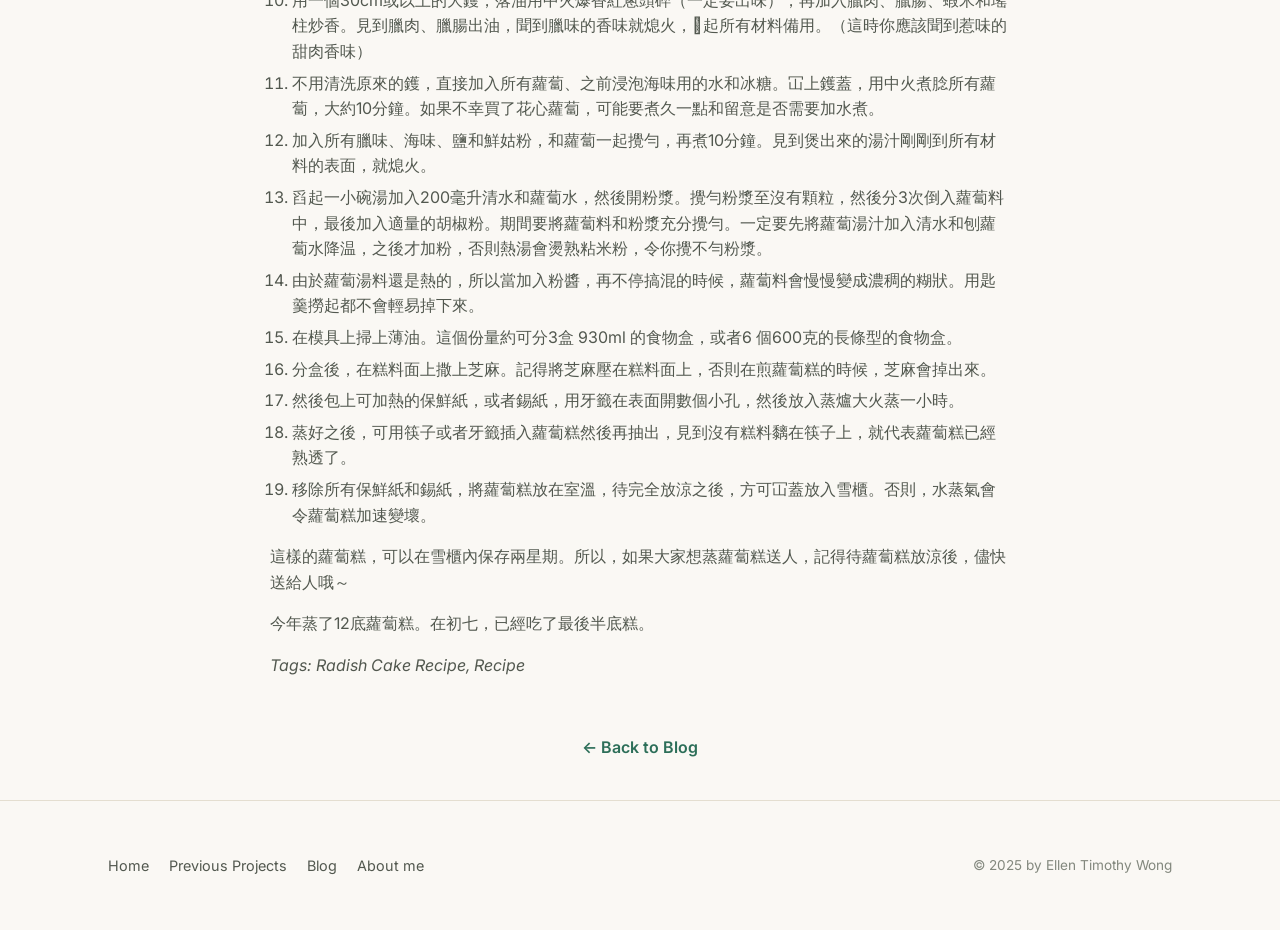
<file: post-radish-cake.html>
<!doctype html>
<html lang="en">
<head>
<meta charset="utf-8">
<meta name="viewport" content="width=device-width, initial-scale=1">
<title>臘味蘿蔔糕食譜 — Ellen Timothy Wong</title>
<meta name="description" content="臘味蘿蔔糕食譜">
<link rel="icon" href="assets/images/logo/logo.png">
<link rel="preconnect" href="https://fonts.googleapis.com">
<link rel="preconnect" href="https://fonts.gstatic.com" crossorigin>
<link rel="stylesheet" href="https://fonts.googleapis.com/css2?family=DM+Sans:opsz,wght@9..40,400;9..40,500;9..40,700&family=Gochi+Hand&family=Inter:wght@400;500;600;700;800&display=swap">
<link rel="stylesheet" href="styles.css">
</head>
<body>
<header class="site-header">
  <div class="wrap">
    <a class="brand" href="index.html"><img src="assets/images/logo/logo.png" alt=""> Ellen Timothy Wong</a>
    <nav class="main-nav"><ul>
      <li><a href="index.html">Home</a></li>
<li><a href="previous-projects.html">Previous Projects</a></li>
<li><a href="blog.html" class="active">Blog</a></li>
<li><a href="about.html">About me</a></li>

    </ul></nav>
  </div>
</header>

<main>
  <div class="page-header">
    <div class="wrap">
      <div class="client">Recipe &middot; Feb 5, 2025 &middot; 3 min read</div>
      <h1>臘味蘿蔔糕食譜</h1>
      <p class="tasks">Ellen Timothy Wong</p>
    </div>
  </div>
  <div class="center-wrap"><div class="hero-image"><img src="assets/images/blog/b53f86_ebb2ec6c854748ca83f0becaa956878e.jpeg" alt="臘味蘿蔔糕食譜"></div></div>
  <div class="prose">

<p>自從媽媽不再蒸蘿蔔糕之後，我就開始擔起這個重任，研究好味的蘿蔔糕食譜。媽媽的蘿蔔糕比較清淡和多粉，而我很喜歡吃到蘿蔔肉的清甜和臘味、海味的香味。自己煮了近七年，終於調較到一個自己滿意的食譜作為記錄。</p>
<h2>烹調步驟</h2>
<ol>
<li>先沖洗乾瑤柱表面上的灰塵，然後用清水浸瑤柱過表面，泡30分鐘。</li>
<li>輕輕沖洗臘腸、臘肉表面上的灰塵。然後用廚房紙完全抹乾臘腸及臘肉。</li>
<li>用玫瑰露淋上臘肉及臘腸，等待10分鐘後，用中火蒸20分鐘。</li>
<li>輕輕沖洗蝦米，然後用清水浸蝦米過表面，泡10分鐘。將浸泡過蝦米和瑤柱的水留起備用。</li>
<li>用刀背拍扁瑤柱，再撕成瑤柱絲備用。</li>
<li>為了均勻地讓臘味和海味的香味融入蘿蔔糕，記得將臘肉臘腸、蝦米儘量剁碎備用。否則，蒸出來的蘿蔔糕，肉味不會平均而且容易鬆散。</li>
<li>將紅蔥頭切碎備用。</li>
<li>將蘿蔔去皮，盡量將白色的皮去掉，只留蘿蔔肉。（所以一般 7斤的蘿蔔，去皮和頭尾之後，可能只剩 5 - 6斤。）</li>
<li>將一半蘿蔔切成1CM厚片，再分4 條切成粗條。將另一半蘿蔔刨成蘿蔔絲，留起蘿蔔水備用。刨蘿蔔出來的水，千萬要留下來備用。</li>
<li>用一個30cm或以上的大鑊，落油用中火爆香紅蔥頭碎（一定要出味），再加入臘肉、臘腸、蝦米和瑤柱炒香。見到臘肉、臘腸出油，聞到臘味的香味就熄火，𢳂起所有材料備用。（這時你應該聞到惹味的甜肉香味）</li>
<li>不用清洗原來的鑊，直接加入所有蘿蔔、之前浸泡海味用的水和冰糖。冚上鑊蓋，用中火煮腍所有蘿蔔，大約10分鐘。如果不幸買了花心蘿蔔，可能要煮久一點和留意是否需要加水煮。</li>
<li>加入所有臘味、海味、鹽和鮮姑粉，和蘿蔔一起攪勻，再煮10分鐘。見到煲出來的湯汁剛剛到所有材料的表面，就熄火。</li>
<li>舀起一小碗湯加入200毫升清水和蘿蔔水，然後開粉漿。攪勻粉漿至沒有顆粒，然後分3次倒入蘿蔔料中，最後加入適量的胡椒粉。期間要將蘿蔔料和粉漿充分攪勻。一定要先將蘿蔔湯汁加入清水和刨蘿蔔水降温，之後才加粉，否則熱湯會燙熟粘米粉，令你攪不勻粉漿。</li>
<li>由於蘿蔔湯料還是熱的，所以當加入粉醬，再不停搞混的時候，蘿蔔料會慢慢變成濃稠的糊狀。用匙羹撈起都不會輕易掉下來。</li>
<li>在模具上掃上薄油。這個份量約可分3盒 930ml 的食物盒，或者6 個600克的長條型的食物盒。</li>
<li>分盒後，在糕料面上撒上芝麻。記得將芝麻壓在糕料面上，否則在煎蘿蔔糕的時候，芝麻會掉出來。</li>
<li>然後包上可加熱的保鮮紙，或者錫紙，用牙籤在表面開數個小孔，然後放入蒸爐大火蒸一小時。</li>
<li>蒸好之後，可用筷子或者牙籤插入蘿蔔糕然後再抽出，見到沒有糕料黐在筷子上，就代表蘿蔔糕已經熟透了。</li>
<li>移除所有保鮮紙和錫紙，將蘿蔔糕放在室溫，待完全放涼之後，方可冚蓋放入雪櫃。否則，水蒸氣會令蘿蔔糕加速變壞。</li>
</ol>
<p>這樣的蘿蔔糕，可以在雪櫃內保存兩星期。所以，如果大家想蒸蘿蔔糕送人，記得待蘿蔔糕放涼後，儘快送給人哦～</p>
<p>今年蒸了12底蘿蔔糕。在初七，已經吃了最後半底糕。</p>
<p><em>Tags: Radish Cake Recipe, Recipe</em></p>

  </div>
  <div class="center-wrap back-row">
    <a class="back-link" href="blog.html">&larr; Back to Blog</a>
  </div>
</main>
<footer class="site-footer">
  <div class="wrap">
    <nav><ul><li><a href="index.html">Home</a></li>
<li><a href="previous-projects.html">Previous Projects</a></li>
<li><a href="blog.html">Blog</a></li>
<li><a href="about.html">About me</a></li>
</ul></nav>
    <p class="copy">&copy; 2025 by Ellen Timothy Wong</p>
  </div>
</footer>
</body>
</html>
</file>
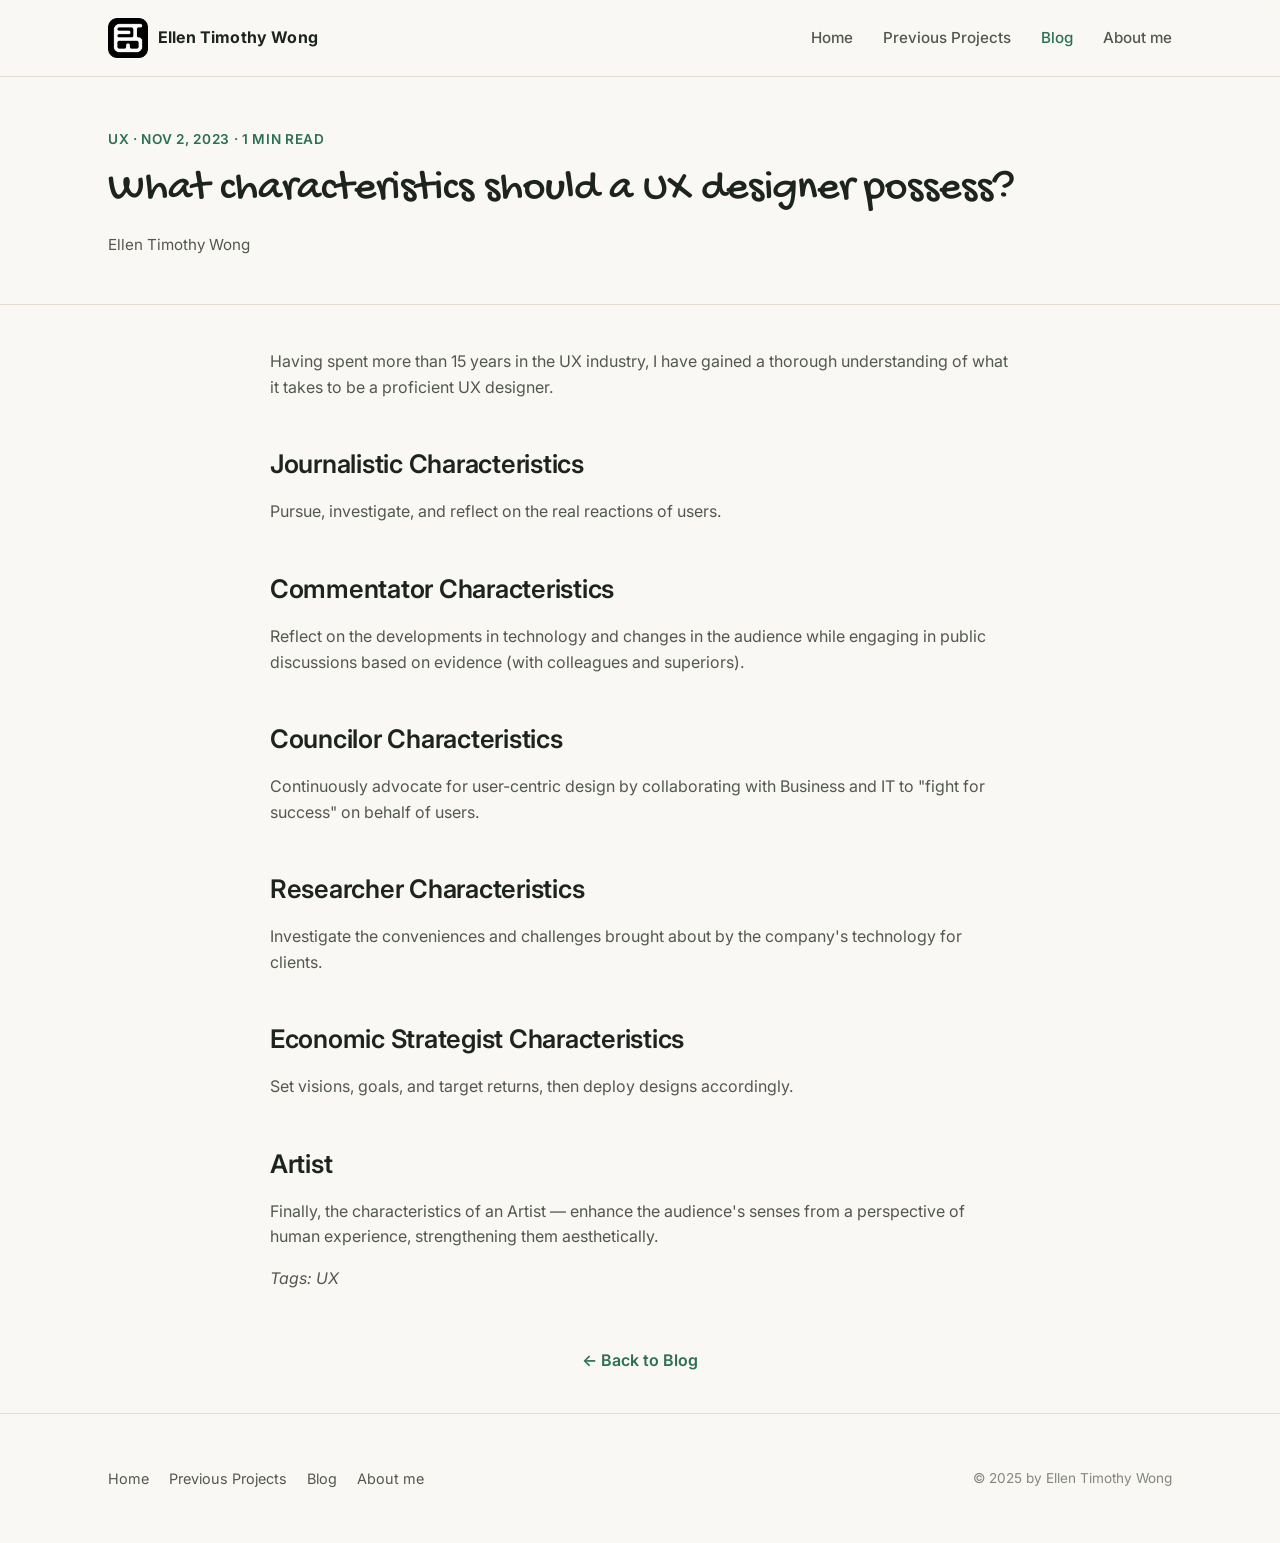
<file: post-ux-designer-characteristics.html>
<!doctype html>
<html lang="en">
<head>
<meta charset="utf-8">
<meta name="viewport" content="width=device-width, initial-scale=1">
<title>What characteristics should a UX designer possess? — Ellen Timothy Wong</title>
<meta name="description" content="What characteristics should a UX designer possess?">
<link rel="icon" href="assets/images/logo/logo.png">
<link rel="preconnect" href="https://fonts.googleapis.com">
<link rel="preconnect" href="https://fonts.gstatic.com" crossorigin>
<link rel="stylesheet" href="https://fonts.googleapis.com/css2?family=DM+Sans:opsz,wght@9..40,400;9..40,500;9..40,700&family=Gochi+Hand&family=Inter:wght@400;500;600;700;800&display=swap">
<link rel="stylesheet" href="styles.css">
</head>
<body>
<header class="site-header">
  <div class="wrap">
    <a class="brand" href="index.html"><img src="assets/images/logo/logo.png" alt=""> Ellen Timothy Wong</a>
    <nav class="main-nav"><ul>
      <li><a href="index.html">Home</a></li>
<li><a href="previous-projects.html">Previous Projects</a></li>
<li><a href="blog.html" class="active">Blog</a></li>
<li><a href="about.html">About me</a></li>

    </ul></nav>
  </div>
</header>

<main>
  <div class="page-header">
    <div class="wrap">
      <div class="client">UX &middot; Nov 2, 2023 &middot; 1 min read</div>
      <h1>What characteristics should a UX designer possess?</h1>
      <p class="tasks">Ellen Timothy Wong</p>
    </div>
  </div>
  <div class="center-wrap"></div>
  <div class="prose">

<p>Having spent more than 15 years in the UX industry, I have gained a thorough understanding of what it takes to be a proficient UX designer.</p>

<h2>Journalistic Characteristics</h2>
<p>Pursue, investigate, and reflect on the real reactions of users.</p>

<h2>Commentator Characteristics</h2>
<p>Reflect on the developments in technology and changes in the audience while engaging in public discussions based on evidence (with colleagues and superiors).</p>

<h2>Councilor Characteristics</h2>
<p>Continuously advocate for user-centric design by collaborating with Business and IT to "fight for success" on behalf of users.</p>

<h2>Researcher Characteristics</h2>
<p>Investigate the conveniences and challenges brought about by the company's technology for clients.</p>

<h2>Economic Strategist Characteristics</h2>
<p>Set visions, goals, and target returns, then deploy designs accordingly.</p>

<h2>Artist</h2>
<p>Finally, the characteristics of an Artist — enhance the audience's senses from a perspective of human experience, strengthening them aesthetically.</p>
<p><em>Tags: UX</em></p>

  </div>
  <div class="center-wrap back-row">
    <a class="back-link" href="blog.html">&larr; Back to Blog</a>
  </div>
</main>
<footer class="site-footer">
  <div class="wrap">
    <nav><ul><li><a href="index.html">Home</a></li>
<li><a href="previous-projects.html">Previous Projects</a></li>
<li><a href="blog.html">Blog</a></li>
<li><a href="about.html">About me</a></li>
</ul></nav>
    <p class="copy">&copy; 2025 by Ellen Timothy Wong</p>
  </div>
</footer>
</body>
</html>
</file>
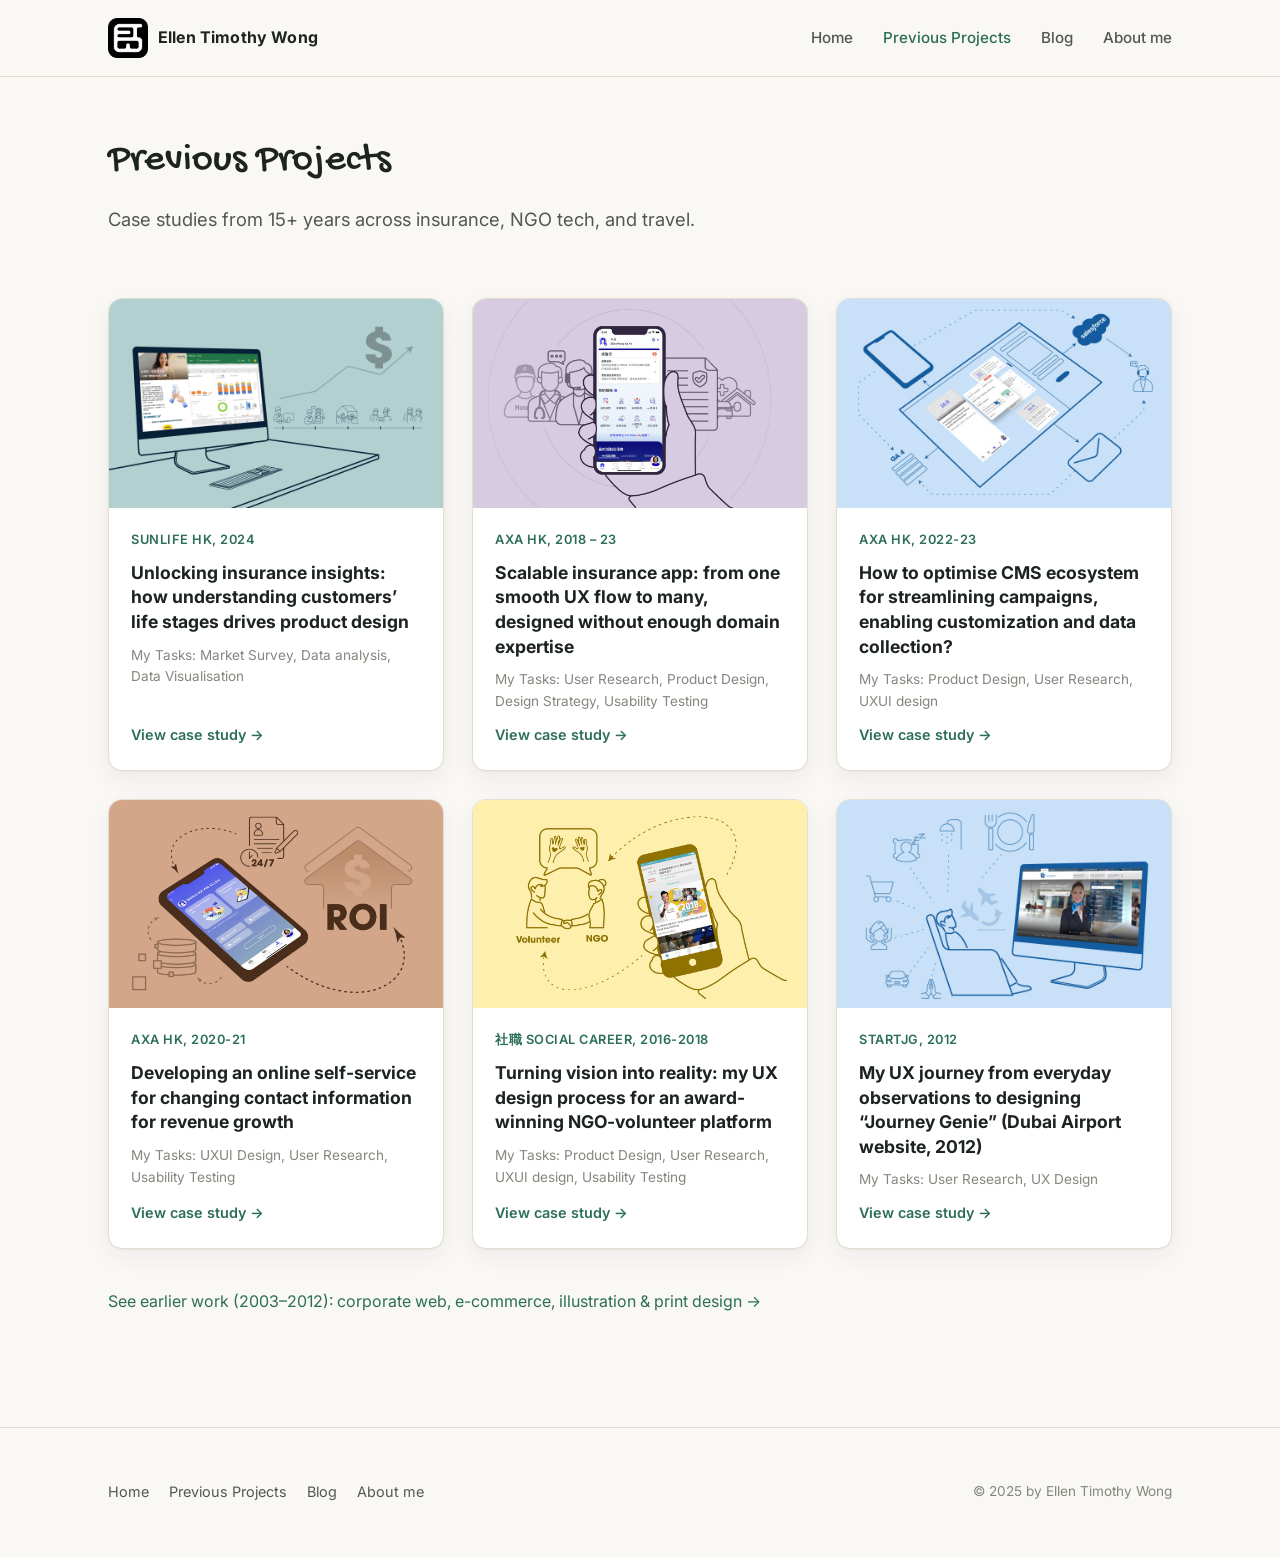
<file: previous-projects.html>
<!doctype html>
<html lang="en">
<head>
<meta charset="utf-8">
<meta name="viewport" content="width=device-width, initial-scale=1">
<title>Previous Projects — Ellen Timothy Wong</title>
<meta name="description" content="Full list of UX and product design case studies by Ellen Timothy Wong.">
<link rel="icon" href="assets/images/logo/logo.png">
<link rel="preconnect" href="https://fonts.googleapis.com">
<link rel="preconnect" href="https://fonts.gstatic.com" crossorigin>
<link rel="stylesheet" href="https://fonts.googleapis.com/css2?family=DM+Sans:opsz,wght@9..40,400;9..40,500;9..40,700&family=Gochi+Hand&family=Inter:wght@400;500;600;700;800&display=swap">
<link rel="stylesheet" href="styles.css">
</head>
<body>
<header class="site-header">
  <div class="wrap">
    <a class="brand" href="index.html"><img src="assets/images/logo/logo.png" alt=""> Ellen Timothy Wong</a>
    <nav class="main-nav"><ul>
      <li><a href="index.html">Home</a></li>
<li><a href="previous-projects.html" class="active">Previous Projects</a></li>
<li><a href="blog.html">Blog</a></li>
<li><a href="about.html">About me</a></li>

    </ul></nav>
  </div>
</header>

<main>
  <section class="hero hero-compact">
    <div class="wrap">
      <h1>Previous Projects</h1>
      <p class="role">Case studies from 15+ years across insurance, NGO tech, and travel.</p>
    </div>
  </section>
  <section>
    <div class="wrap">
      <div class="project-grid">
      <a class="project-card" href="lifestage-study.html">
        <div class="thumb"><img src="assets/images/home/b53f86_f4ecce5132fb4b1a8211e1d4db5365e4.jpg" alt="Unlocking insurance insights: how understanding customers’ life stages drives product design" loading="lazy"></div>
        <div class="body">
          <span class="client">SunLife HK, 2024</span>
          <h3>Unlocking insurance insights: how understanding customers’ life stages drives product design</h3>
          <p class="tasks">My Tasks: Market Survey, Data analysis, Data Visualisation</p>
          <span class="more">View case study &rarr;</span>
        </div>
      </a>
      <a class="project-card" href="emma-by-axa-app.html">
        <div class="thumb"><img src="assets/images/home/b53f86_a94df32b09df48bf9ac25572c92cbed8.jpg" alt="Scalable insurance app: from one smooth UX flow to many, designed without enough domain expertise" loading="lazy"></div>
        <div class="body">
          <span class="client">AXA HK, 2018 – 23</span>
          <h3>Scalable insurance app: from one smooth UX flow to many, designed without enough domain expertise</h3>
          <p class="tasks">My Tasks: User Research, Product Design, Design Strategy, Usability Testing</p>
          <span class="more">View case study &rarr;</span>
        </div>
      </a>
      <a class="project-card" href="how-to-design-a-new-cms.html">
        <div class="thumb"><img src="assets/images/how-to-design-a-new-cms/b53f86_a69d849670574b8f9da13f92a54c5eb0.jpg" alt="How to optimise CMS ecosystem for streamlining campaigns, enabling customization and data collection?" loading="lazy"></div>
        <div class="body">
          <span class="client">AXA HK, 2022-23</span>
          <h3>How to optimise CMS ecosystem for streamlining campaigns, enabling customization and data collection?</h3>
          <p class="tasks">My Tasks: Product Design, User Research, UXUI design</p>
          <span class="more">View case study &rarr;</span>
        </div>
      </a>
      <a class="project-card" href="emma-cic.html">
        <div class="thumb"><img src="assets/images/emma-cic/b53f86_d4c8a961c4b94791b71210d7a87796f9.jpg" alt="Developing an online self-service for changing contact information for revenue growth" loading="lazy"></div>
        <div class="body">
          <span class="client">AXA HK, 2020-21</span>
          <h3>Developing an online self-service for changing contact information for revenue growth</h3>
          <p class="tasks">My Tasks: UXUI Design, User Research, Usability Testing</p>
          <span class="more">View case study &rarr;</span>
        </div>
      </a>
      <a class="project-card" href="ngo-platform.html">
        <div class="thumb"><img src="assets/images/home/b53f86_af3b51d71f40497d8288a440bbd13c1f.jpg" alt="Turning vision into reality: my UX design process for an award-winning NGO-volunteer platform" loading="lazy"></div>
        <div class="body">
          <span class="client">社職 Social Career, 2016-2018</span>
          <h3>Turning vision into reality: my UX design process for an award-winning NGO-volunteer platform</h3>
          <p class="tasks">My Tasks: Product Design, User Research, UXUI design, Usability Testing</p>
          <span class="more">View case study &rarr;</span>
        </div>
      </a>
      <a class="project-card" href="dubai-airport.html">
        <div class="thumb"><img src="assets/images/home/b53f86_52f5eb92f35f4e058b9ea94e6718c519.jpg" alt="My UX journey from everyday observations to designing “Journey Genie” (Dubai Airport website, 2012)" loading="lazy"></div>
        <div class="body">
          <span class="client">StartJG, 2012</span>
          <h3>My UX journey from everyday observations to designing “Journey Genie” (Dubai Airport website, 2012)</h3>
          <p class="tasks">My Tasks: User Research, UX Design</p>
          <span class="more">View case study &rarr;</span>
        </div>
      </a>
      </div>
      <p class="note-row"><a href="early-work.html">See earlier work (2003–2012): corporate web, e-commerce, illustration &amp; print design &rarr;</a></p>
    </div>
  </section>
</main>
<footer class="site-footer">
  <div class="wrap">
    <nav><ul><li><a href="index.html">Home</a></li>
<li><a href="previous-projects.html">Previous Projects</a></li>
<li><a href="blog.html">Blog</a></li>
<li><a href="about.html">About me</a></li>
</ul></nav>
    <p class="copy">&copy; 2025 by Ellen Timothy Wong</p>
  </div>
</footer>
</body>
</html>
</file>
<file: styles.css>
/* Ellen Timothy Wong — UX Portfolio */

/* Fonts are linked from each page's <head> — an @import here would chain
   HTML -> styles.css -> googleapis -> gstatic before a title can paint. */

:root {
  --bg: #faf8f4;
  --bg-alt: #f1ede4;
  --surface: #ffffff;
  --ink: #1d2420;
  --ink-soft: #52584f;
  --ink-faint: #83887e;
  --accent: #2c6e58;
  --accent-dark: #1f4f3f;
  --accent-soft: #e6efe7;
  --border: #e4ded0;
  --radius: 14px;
  --shadow: 0 1px 2px rgba(29, 36, 32, 0.04), 0 8px 24px rgba(29, 36, 32, 0.06);
  --max: 1120px;

  /* Home layout: 10-column grid, 64px margin, 32px gutter */
  --grid-cols: 10;
  --grid-margin: 64px;
  --grid-gutter: 32px;
  --link: #5f9ea0;
  /* Gochi Hand carries no CJK, so name the CJK faces explicitly — otherwise
     the Chinese posts fall through to whatever `cursive` maps to. */
  --display: 'Gochi Hand', 'Bradley Hand', 'PingFang HK', 'PingFang TC',
             'Microsoft JhengHei', 'Noto Sans TC', cursive;
  /* Google Sans and Product Sans are Google-internal and ship on no visitor's
     machine, so DM Sans was always the face doing this job. */
  --sans: 'DM Sans', 'Inter', -apple-system, BlinkMacSystemFont, 'Segoe UI', sans-serif;

  /* Type scale — change these, not the rules that consume them */
  --fs-display: clamp(2.5rem, 4.2vw, 4rem); /* name, tops out at 64px */
  --fs-body-lg: 18px;                       /* tagline */
  --fs-body: 17px;                          /* nav, card titles */
  --fs-meta: 15px;                          /* supporting lines */
  --fs-label: 13px;                         /* uppercase eyebrows */

  /* Spacing scale, 8px base. Use these instead of loose pixel values. */
  --space-2: 8px;
  --space-3: 12px;
  --space-4: 16px;
  --space-5: 24px;
  --space-6: 32px;
  --space-7: 40px;
  --space-8: 48px;
  --space-9: 64px;

  /* Page frame: the top inset matches --grid-margin so the logo sits on a
     square corner with the left edge of the name below it. */
  --space-frame: var(--grid-margin);

  /* Rail scroll: one full pass of a card set. Higher = slower. */
  --rail-duration-a: 100s;
  --rail-duration-b: 120s;
}

* { box-sizing: border-box; }

html { scroll-behavior: smooth; }

body {
  margin: 0;
  background: var(--bg);
  color: var(--ink);
  font-family: 'Inter', -apple-system, BlinkMacSystemFont, 'Segoe UI', sans-serif;
  line-height: 1.6;
  -webkit-font-smoothing: antialiased;
}

img { max-width: 100%; display: block; }

a { color: var(--accent); text-decoration: none; }
a:hover { color: var(--accent-dark); }

/* ---------- Title face ----------
   Gochi Hand carries the page title and nothing else — one identity moment
   per page, the same face as the home name. It has a single 400 weight and
   no italic, so it cannot carry a heading hierarchy; everything below the
   title runs on the text face. Titles need a little extra size to match the
   optical weight of a text face at the same nominal size. */

.hero h1,
.page-header h1,
.about-hero h1 {
  font-family: var(--display);
  font-weight: 400;
  letter-spacing: 0;
}

.wrap {
  max-width: var(--max);
  margin: 0 auto;
  padding: 0 28px;
}

/* ---------- Header ---------- */

.site-header {
  position: sticky;
  top: 0;
  z-index: 40;
  background: rgba(250, 248, 244, 0.92);
  backdrop-filter: blur(8px);
  border-bottom: 1px solid var(--border);
}

.site-header .wrap {
  display: flex;
  align-items: center;
  justify-content: space-between;
  height: 76px;
}

.brand {
  display: flex;
  align-items: center;
  gap: 10px;
  font-weight: 700;
  font-size: 1rem;
  color: var(--ink);
  letter-spacing: 0.01em;
}

.brand img { height: 40px; width: auto; }

.brand:hover { color: var(--ink); }

nav.main-nav ul {
  list-style: none;
  display: flex;
  gap: 30px;
  margin: 0;
  padding: 0;
}

nav.main-nav a {
  color: var(--ink-soft);
  font-weight: 500;
  font-size: 0.95rem;
}

nav.main-nav a:hover, nav.main-nav a.active { color: var(--accent); }

.nav-toggle { display: none; }

@media (max-width: 720px) {
  nav.main-nav ul {
    gap: 18px;
    flex-wrap: wrap;
    justify-content: flex-end;
  }
  .site-header .wrap { height: auto; padding: 16px 20px; flex-wrap: wrap; row-gap: 10px; }
}

/* ---------- Hero ---------- */

.hero {
  padding: 76px 0 56px;
  text-align: center;
}

.hero .eyebrow {
  display: flex;
  flex-wrap: wrap;
  gap: 10px;
  justify-content: center;
  margin-bottom: 22px;
}

.hero .eyebrow span {
  font-size: 0.78rem;
  letter-spacing: 0.06em;
  text-transform: uppercase;
  color: var(--accent-dark);
  background: var(--accent-soft);
  border: 1px solid #d3e4d8;
  padding: 5px 12px;
  border-radius: 999px;
}

.hero h1 {
  /* Face and weight come from the shared "Title face" rule above. */
  font-size: clamp(2.8rem, 5.6vw, 4rem);
  margin: 0 0 12px;
}

.hero .role {
  font-size: 1.15rem;
  color: var(--ink-soft);
  max-width: 640px;
  margin: 0 auto;
}

/* Left-aligned, tighter hero for list pages (Blog, Previous Projects, ...) */
.hero-compact { padding: 52px 0 8px; text-align: left; }
.hero-compact h1 { font-size: 2.5rem; }
.hero-compact .role { margin: 0; }

/* ---------- Section shell ---------- */

section { padding: 56px 0; }

.section-head {
  display: flex;
  align-items: baseline;
  justify-content: space-between;
  gap: 16px;
  margin-bottom: 32px;
  flex-wrap: wrap;
}

.section-head h2 {
  font-size: 1.75rem;
  font-weight: 600;
  letter-spacing: -0.01em;
  margin: 0;
}

.section-head p { color: var(--ink-faint); margin: 0; max-width: 46ch; }

/* ---------- Project cards ---------- */

.project-grid {
  display: grid;
  grid-template-columns: repeat(auto-fill, minmax(320px, 1fr));
  gap: 28px;
}

.project-card {
  background: var(--surface);
  border: 1px solid var(--border);
  border-radius: var(--radius);
  overflow: hidden;
  box-shadow: var(--shadow);
  display: flex;
  flex-direction: column;
  transition: transform 0.15s ease, box-shadow 0.15s ease;
}

.project-card:hover { transform: translateY(-3px); box-shadow: 0 4px 6px rgba(29,36,32,0.06), 0 16px 32px rgba(29,36,32,0.1); }

.project-card .thumb {
  aspect-ratio: 16 / 10;
  overflow: hidden;
  background: var(--bg-alt);
}

.project-card .thumb img { width: 100%; height: 100%; object-fit: cover; }

.project-card .body { padding: 22px 22px 24px; display: flex; flex-direction: column; gap: 10px; flex: 1; }

.project-card .client {
  font-size: 0.8rem;
  font-weight: 600;
  color: var(--accent);
  text-transform: uppercase;
  letter-spacing: 0.04em;
}

.project-card h3 {
  font-size: 1.1rem;
  margin: 0;
  line-height: 1.4;
  color: var(--ink);
}

.project-card .tasks {
  font-size: 0.85rem;
  color: var(--ink-faint);
  margin: 0;
}

.project-card .more {
  margin-top: auto;
  font-weight: 600;
  font-size: 0.9rem;
}

/* ---------- Testimonials ---------- */

.testimonial-grid {
  display: grid;
  grid-template-columns: repeat(auto-fill, minmax(300px, 1fr));
  gap: 24px;
}

.testimonial {
  background: var(--surface);
  border: 1px solid var(--border);
  border-radius: var(--radius);
  padding: 26px;
  display: flex;
  flex-direction: column;
  gap: 16px;
}

.testimonial blockquote {
  margin: 0;
  font-size: 0.96rem;
  color: var(--ink-soft);
}

.testimonial .who {
  display: flex;
  align-items: center;
  gap: 12px;
  margin-top: auto;
}

.testimonial .who img {
  width: 44px;
  height: 44px;
  border-radius: 50%;
  object-fit: cover;
  flex-shrink: 0;
}

.testimonial .who .name { font-weight: 600; font-size: 0.92rem; }
.testimonial .who .role { font-size: 0.8rem; color: var(--ink-faint); }
.testimonial .who .ctx { font-size: 0.76rem; color: var(--ink-faint); margin-top: 2px; }

/* ---------- Background / bio ---------- */

.bio-block { max-width: 72ch; }
.bio-block p { color: var(--ink-soft); }

.logo-strip {
  display: grid;
  grid-template-columns: repeat(auto-fit, minmax(120px, 1fr));
  gap: 24px;
  align-items: center;
  margin-top: 36px;
}

.logo-strip img {
  max-height: 34px;
  width: auto;
  margin: 0 auto;
  filter: grayscale(1);
  opacity: 0.6;
}

/* ---------- CTA ---------- */

.cta-band {
  background: var(--accent-dark);
  color: #fff;
  border-radius: 20px;
  padding: 48px 40px;
  text-align: center;
}

.cta-band h2 { color: #fff; margin: 0 0 10px; font-size: 1.8rem; font-weight: 600; letter-spacing: -0.01em; }
.cta-band p { color: #d6e6dd; margin: 0 0 24px; }

.btn-row { display: flex; gap: 14px; justify-content: center; flex-wrap: wrap; }

.btn {
  display: inline-block;
  padding: 12px 24px;
  border-radius: 999px;
  font-weight: 600;
  font-size: 0.92rem;
  border: 1px solid transparent;
}

.btn-primary { background: #fff; color: var(--accent-dark); }
.btn-primary:hover { background: #eef4f0; color: var(--accent-dark); }

.btn-ghost { border-color: rgba(255,255,255,0.5); color: #fff; }
.btn-ghost:hover { border-color: #fff; color: #fff; background: rgba(255,255,255,0.08); }

/* Ghost button on a light ground */
.btn-outline { border-color: var(--accent); color: var(--accent); }
.btn-outline:hover { border-color: var(--accent-dark); color: var(--accent-dark); background: var(--accent-soft); }

/* ---------- Section utilities ---------- */

.section-tint { background: var(--bg-alt); }
.eyebrow-label { color: var(--ink-faint); margin: 0 0 6px; font-weight: 600; }

/* ---------- Footer ---------- */

footer.site-footer {
  border-top: 1px solid var(--border);
  padding: 40px 0;
  margin-top: 40px;
}

footer.site-footer .wrap {
  display: flex;
  justify-content: space-between;
  align-items: center;
  flex-wrap: wrap;
  gap: 16px;
}

footer.site-footer nav ul {
  list-style: none;
  display: flex;
  gap: 20px;
  padding: 0;
  margin: 0;
  flex-wrap: wrap;
}

footer.site-footer nav a { color: var(--ink-soft); font-size: 0.9rem; }
footer.site-footer .copy { color: var(--ink-faint); font-size: 0.85rem; }

/* ---------- Case study / post pages ---------- */

.page-header {
  padding: 52px 0 32px;
  border-bottom: 1px solid var(--border);
}

.page-header .client {
  font-size: 0.85rem;
  font-weight: 600;
  color: var(--accent);
  text-transform: uppercase;
  letter-spacing: 0.05em;
  margin-bottom: 12px;
}

.page-header h1 {
  font-size: clamp(1.95rem, 4.2vw, 2.7rem);
  margin: 0 0 16px;
  line-height: 1.25;
}

.page-header .tasks {
  color: var(--ink-soft);
  font-size: 0.95rem;
}

/* ---------- Page photo: hero band ----------
   Every page's lead image occupies the same 16:10 band, whatever the source
   file measures, so the fold sits at the same height on every page.
   The case-study photos are already 16:10 and are not cropped; the two 16:9
   blog photos lose ~10% of their height. */

.hero-image {
  margin: 36px 0 0;
  border-radius: var(--radius);
  overflow: hidden;
  border: 1px solid var(--border);
}

.hero-image img {
  width: 100%;
  aspect-ratio: 16 / 10;
  object-fit: cover;
}

.prose { max-width: 74ch; margin: 0 auto; padding: 44px 0 0; }

.prose h2 {
  font-size: 1.6rem;
  font-weight: 600;
  letter-spacing: -0.01em;
  margin: 44px 0 14px;
}

/* h3 was 17.6px/700 against 16px/700 body <strong> — a 1.6px difference that
   read as bold body text, on pages carrying up to 15 of them. Separation now
   comes from colour and tracking rather than size. */

.prose h3 {
  font-size: 0.94rem;
  font-weight: 600;
  letter-spacing: 0.06em;
  text-transform: uppercase;
  color: var(--accent);
  margin: 32px 0 10px;
}

.prose p { color: var(--ink-soft); margin: 0 0 16px; }

.prose ul, .prose ol { color: var(--ink-soft); padding-left: 22px; margin: 0 0 16px; }
.prose li { margin-bottom: 6px; }

.prose blockquote {
  border-left: 3px solid var(--accent);
  margin: 24px 0;
  padding: 4px 0 4px 20px;
  color: var(--ink-soft);
  font-style: italic;
}

/* ---------- Page photo: galleries ----------
   One tile shape everywhere. Source images run from 0.66 to 4.18 in aspect
   ratio (portrait posters through wide flow diagrams), so the tile — not the
   photo — sets the grid: a 4:3 frame, contained so nothing is cropped out of
   a diagram, on the surface colour so white-background screenshots sit
   seamlessly inside it. Matches .wrap's 28px gutter so galleries line up with
   the header and prose above them. */

.gallery {
  display: grid;
  grid-template-columns: repeat(auto-fill, minmax(300px, 1fr));
  gap: 20px;
  margin: 44px auto 0;
  max-width: var(--max);
  padding: 0 28px;
}

.gallery img {
  width: 100%;
  aspect-ratio: 4 / 3;
  object-fit: contain;
  background: var(--surface);
  padding: 8px;
  border-radius: 10px;
  border: 1px solid var(--border);
}

.gallery figure {
  margin: 0;
}

.gallery figcaption {
  margin-top: 8px;
  font-size: 0.9rem;
  color: var(--ink-soft);
}

.back-link {
  display: inline-block;
  margin: 40px auto 0;
  font-weight: 600;
}

/* Row that centres the "back" link at the foot of a case study or post */
.back-row { text-align: center; }
.back-row.is-spaced { padding-bottom: 40px; }

.note-row { margin-top: 40px; }

.center-wrap { max-width: var(--max); margin: 0 auto; padding: 0 28px; }

/* ---------- Blog list ---------- */

.post-list { display: flex; flex-direction: column; gap: 0; max-width: 76ch; margin: 0 auto; }

.post-row {
  display: block;
  padding: 26px 0;
  border-bottom: 1px solid var(--border);
}

.post-row .meta {
  font-size: 0.8rem;
  color: var(--ink-faint);
  display: flex;
  gap: 10px;
  margin-bottom: 8px;
  flex-wrap: wrap;
}

.post-row .tag {
  background: var(--accent-soft);
  color: var(--accent-dark);
  padding: 2px 9px;
  border-radius: 999px;
  font-weight: 600;
}

.post-row h3 { margin: 0 0 8px; font-size: 1.2rem; color: var(--ink); }
.post-row p { margin: 0; color: var(--ink-soft); font-size: 0.95rem; }

/* ---------- About page ---------- */

.about-hero {
  display: grid;
  grid-template-columns: 220px 1fr;
  gap: 44px;
  align-items: center;
  max-width: 900px;
  margin: 0 auto;
}

.about-hero img {
  border-radius: 50%;
  border: 1px solid var(--border);
}

.about-hero h1 {
  font-size: clamp(2.1rem, 4.6vw, 2.8rem);
  margin: 0 0 14px;
}

@media (max-width: 620px) {
  .about-hero { grid-template-columns: 1fr; text-align: center; }
  .about-hero img { width: 160px; margin: 0 auto; }
}

.link-row { display: flex; gap: 14px; margin-top: 20px; flex-wrap: wrap; }

/* ================================================================
   Home — split screen
   Left  : columns 1–5   name / tagline / nav
   Right : columns 7–10  two rails of slowly scrolling project cards
   ================================================================ */

body.home {
  background: var(--surface);
  font-family: var(--sans);
  font-size: var(--fs-body);
  /* The tinted panel stops at the viewport edge, but guard the axis anyway.
     Vertical scroll stays available so a zoomed-in viewport is never trapped. */
  overflow-x: hidden;
}

.home-split {
  display: grid;
  grid-template-columns: repeat(var(--grid-cols), 1fr);
  /* One row, pinned to the viewport, so the tall rails are clipped
     rather than stretching the row to their full content height. */
  grid-template-rows: minmax(0, 1fr);
  column-gap: var(--grid-gutter);
  padding: 0 var(--grid-margin);
  height: 100vh;
  height: 100dvh;
}

.home-intro,
.home-rail { min-height: 0; }

/* ---------- Left ---------- */

/* Logo and intro share the left cell: one pinned to the top of the
   viewport, the other sitting low, so the column reads as a single edge. */
.home-logo {
  /* Explicit block: as a grid item this is blockified anyway, but in the
     stacked mobile layout an inline <a> would drop the top padding. */
  display: inline-block;
  grid-column: 1 / span 2;
  grid-row: 1;
  align-self: start;
  padding-top: var(--space-frame);
  line-height: 0;
}

.home-logo img {
  height: 40px;
  width: auto;
  transition: opacity 0.15s ease;
}

.home-logo:hover img { opacity: 0.75; }

.home-logo:focus-visible {
  outline: 2px solid var(--link);
  outline-offset: 4px;
  border-radius: 4px;
}

.home-intro {
  grid-column: 1 / span 5;
  grid-row: 1;
  align-self: end;
  /* Sits low, but never tighter than the frame or looser than 128px. */
  padding-bottom: clamp(var(--space-9), 12vh, 128px);
}

.home-name {
  font-family: var(--display);
  font-weight: 400;
  font-size: var(--fs-display);
  line-height: 1.15;
  margin: 0 0 var(--space-3);
  color: var(--ink);
}

.home-role {
  font-size: var(--fs-meta);
  line-height: 1.4;
  letter-spacing: 0.01em;
  /* --ink-faint is only 3.6:1 on white and fails AA for body-size text. */
  color: var(--ink-soft);
  margin: 0 0 var(--space-6);
}

.home-tagline {
  font-size: var(--fs-body-lg);
  line-height: 1.55;
  color: var(--ink);
  margin: 0 0 var(--space-8);
  max-width: 46em; /* caps line length on ultra-wide screens */
}

.home-nav ul {
  list-style: none;
  display: flex;
  flex-wrap: wrap;
  gap: var(--space-8);
  margin: 0;
  padding: 0;
}

.home-nav a {
  font-size: var(--fs-body);
  letter-spacing: 0.03em;
  text-transform: uppercase;
  color: var(--link);
}

.home-nav a:hover,
.home-nav a:focus-visible {
  color: var(--link);
  text-decoration: underline;
  text-underline-offset: 5px;
}

.home-nav a[aria-current='page'] { font-weight: 700; }

/* ---------- Right ---------- */

.home-rail {
  grid-column: 7 / span 4;
  position: relative;
  display: grid;
  grid-template-columns: repeat(2, 1fr);
  column-gap: var(--grid-gutter);
}

/* Tinted panel bleeding off the right edge of the viewport */
.home-rail::before {
  content: '';
  position: absolute;
  top: 0;
  bottom: 0;
  left: calc(var(--grid-gutter) * -2);
  right: calc(var(--grid-margin) * -1);
  background: var(--bg-alt);
  z-index: 0;
}

.rail-col {
  position: relative;
  z-index: 1;
  height: 100%;
  overflow: hidden;
}

.rail-track {
  display: flex;
  flex-direction: column;
}

.rail-set {
  display: flex;
  flex-direction: column;
  gap: var(--grid-gutter);
  padding-bottom: var(--grid-gutter); /* must equal gap: it forms the loop seam */
}

/* Two identical sets stacked, so -50% lands exactly on the seam. */
.rail-col.is-looping .rail-track {
  animation: rail-scroll var(--rail-duration) linear infinite;
  animation-delay: var(--rail-delay, 0s);
  will-change: transform;
}

/* Slightly different speeds keep the two columns from marching in step. */
.rail-col-a { --rail-duration: var(--rail-duration-a); }
.rail-col-b { --rail-duration: var(--rail-duration-b); --rail-delay: -30s; }

@keyframes rail-scroll {
  from { transform: translateY(0); }
  to   { transform: translateY(-50%); }
}

/* Let people stop the drift to read or click a card */
.home-rail:hover .rail-track,
.home-rail:focus-within .rail-track { animation-play-state: paused; }

.rail-card {
  background: var(--surface);
  border-radius: 10px;
  overflow: hidden;
  box-shadow: 0 1px 2px rgba(29, 36, 32, 0.05), 0 6px 18px rgba(29, 36, 32, 0.06);
  display: block;
  transition: transform 0.15s ease, box-shadow 0.15s ease;
}

.rail-card:hover { transform: translateY(-2px); box-shadow: 0 4px 8px rgba(29,36,32,0.07), 0 14px 30px rgba(29,36,32,0.11); }

.rail-card:focus-visible {
  outline: 2px solid var(--link);
  outline-offset: 3px;
}

.rail-card .thumb { aspect-ratio: 16 / 10; background: var(--bg-alt); }
.rail-card .thumb img { width: 100%; height: 100%; object-fit: cover; }

.rail-card .body { padding: var(--space-4) var(--space-4) var(--space-5); display: flex; flex-direction: column; gap: var(--space-2); }

.rail-card .client {
  font-size: var(--fs-label);
  font-weight: 600;
  color: var(--accent);
  text-transform: uppercase;
  letter-spacing: 0.05em;
}

.rail-card h2 {
  font-size: var(--fs-body);
  font-weight: 700;
  line-height: 1.35;
  margin: 0;
  color: var(--ink);
}

.rail-card .tasks { font-size: var(--fs-meta); line-height: 1.4; color: var(--ink-faint); margin: 0; }
.rail-card .more { font-size: var(--fs-meta); font-weight: 500; color: var(--accent); margin-top: 4px; }

/* ---------- Home: laptop widths ----------
   Keep the 10-column grid, but give the rails two more columns so the
   card titles don't shred into six-line stacks. */

@media (min-width: 901px) and (max-width: 1280px) {
  :root {
    --grid-margin: 40px;
    --fs-display: clamp(1.75rem, 3.3vw, 2.75rem);
  }
  .home-intro { grid-column: 1 / span 4; }
  .home-rail { grid-column: 6 / span 5; }
  .home-nav ul { gap: 18px 26px; }
}

/* ---------- Home: narrow screens ---------- */

@media (max-width: 900px) {
  .home-split {
    display: block;
    height: auto;
    padding: 0 24px 56px;
  }

  .home-logo { padding-top: var(--space-6); }

  .home-intro { padding: var(--space-6) 0 var(--space-7); }
  .home-role { margin-bottom: var(--space-5); }
  .home-tagline { margin-bottom: var(--space-6); }
  .home-nav ul { gap: var(--space-5) var(--space-6); }

  .home-rail {
    display: grid;
    grid-template-columns: repeat(auto-fill, minmax(260px, 1fr));
    gap: 24px;
    overflow: visible;
  }

  .home-rail::before { display: none; }

  .rail-col { height: auto; overflow: visible; }
  .rail-col.is-looping .rail-track { animation: none; }
  .rail-set { padding-bottom: 24px; }
  .rail-set[aria-hidden='true'] { display: none; }
}

@media (prefers-reduced-motion: reduce) {
  .rail-col.is-looping .rail-track { animation: none; }
  .rail-col { overflow-y: auto; }
}
</file>
